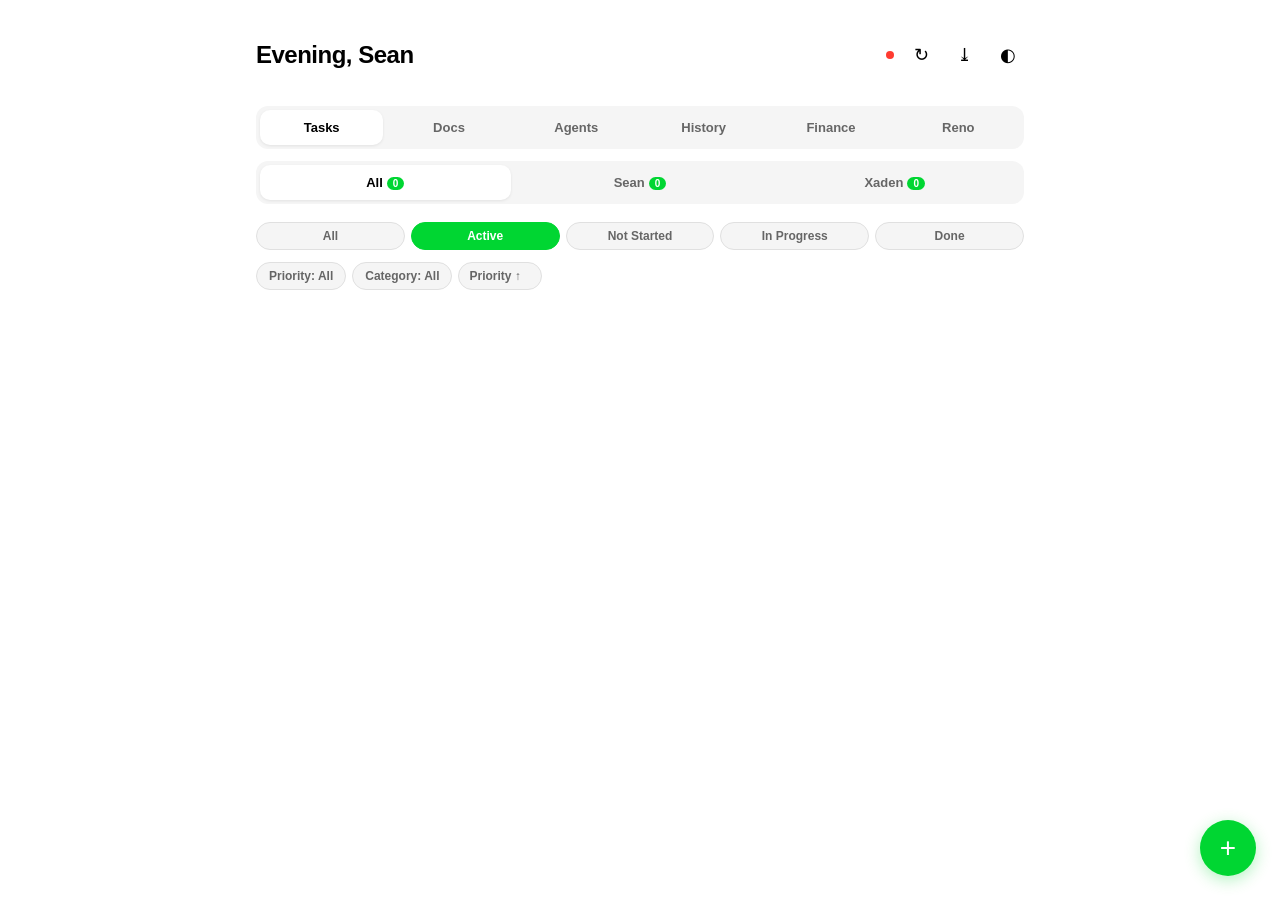
<file: index.html>
<!DOCTYPE html>
<html lang="en" class="dark">
<head>
<meta charset="UTF-8">
<meta name="viewport" content="width=device-width,initial-scale=1,maximum-scale=1,user-scalable=no">
<meta name="theme-color" content="#050505" media="(prefers-color-scheme: dark)">
<meta name="theme-color" content="#ffffff" media="(prefers-color-scheme: light)">
<meta name="apple-mobile-web-app-capable" content="yes">
<meta name="apple-mobile-web-app-status-bar-style" content="black-translucent">
<title>Command Centre</title>
<script>
// Prevent white flash — apply theme before render
(function(){
  var t=localStorage.getItem('theme');
  if(t==='light'){document.documentElement.classList.remove('dark')}
  else if(t==='dark'||!t){document.documentElement.classList.add('dark')}
  else if(window.matchMedia&&window.matchMedia('(prefers-color-scheme:light)').matches){document.documentElement.classList.remove('dark')}
})();
</script>
<style>
*{margin:0;padding:0;box-sizing:border-box}
:root{--bg:#fff;--bg2:#f5f5f5;--bg3:#e8e8e8;--text:#000;--text2:#666;--text3:#999;--border:#e0e0e0;--card:#fff;--shadow:0 1px 3px rgba(0,0,0,.08);--accent:#00D632;--accent2:#00b82b;--red:#ff3b30;--amber:#ff9500;--green:#00D632;--radius:16px;--modal-bg:rgba(0,0,0,.4)}
.dark{--bg:#050505;--bg2:#161616;--bg3:#252525;--text:#e8e8e8;--text2:#888;--text3:#555;--border:#2a2a2a;--card:#1c1c1e;--shadow:0 1px 3px rgba(255,255,255,.03);--modal-bg:rgba(0,0,0,.7)}
html{background:var(--bg);min-height:100%;height:100%}
html.dark{background:#050505}
body{font-family:-apple-system,BlinkMacSystemFont,'SF Pro','Segoe UI',Roboto,sans-serif;background:var(--bg);color:var(--text);transition:background .3s,color .3s;min-height:100vh;-webkit-font-smoothing:antialiased}
.dark body{background:linear-gradient(180deg, #111 0%, #0a0a0a 30%, #050505 100%);min-height:100vh}
.container{max-width:800px;margin:0 auto;padding:16px}
header{display:flex;align-items:center;justify-content:space-between;padding:20px 0 16px;gap:12px}
header h1{font-size:24px;font-weight:700;letter-spacing:-.5px}
.summary-bar{font-size:13px;color:var(--text2);margin-bottom:16px}
.header-actions{display:flex;align-items:center;gap:12px}
.conn-dot{width:8px;height:8px;border-radius:50%;background:var(--red);transition:background .3s;flex-shrink:0}
.conn-dot.ok{background:var(--green)}
.icon-btn{background:none;border:none;color:var(--text);cursor:pointer;padding:8px;border-radius:12px;font-size:18px;transition:background .2s;display:flex;align-items:center;justify-content:center}
.icon-btn:hover{background:var(--bg2)}
.icon-btn:active{transform:scale(.95)}

/* Page Nav Tabs */
.page-tabs{display:flex;gap:4px;background:var(--bg2);border-radius:12px;padding:4px;margin-bottom:12px}
.dark .page-tabs{background:rgba(255,255,255,.06)}
.page-tab{flex:1;padding:10px 8px;border:none;background:none;border-radius:10px;font-size:13px;font-weight:600;color:var(--text2);cursor:pointer;transition:all .2s;position:relative;text-align:center;text-decoration:none;display:flex;align-items:center;justify-content:center}
.page-tab.active{background:var(--card);color:var(--text);box-shadow:var(--shadow)}

/* Task Tabs */
.tabs{display:flex;gap:4px;background:var(--bg2);border-radius:12px;padding:4px;margin-bottom:16px}
.dark .tabs{background:rgba(255,255,255,.06)}
.tab{flex:1;padding:10px 8px;border:none;background:none;border-radius:10px;font-size:13px;font-weight:600;color:var(--text2);cursor:pointer;transition:all .2s;position:relative;text-align:center}
.tab.active{background:var(--card);color:var(--text);box-shadow:var(--shadow)}
.badge{background:var(--accent);color:#fff;font-size:10px;font-weight:700;padding:1px 6px;border-radius:10px;margin-left:4px;vertical-align:middle}

/* Pill Filters */
.filters{display:flex;gap:6px;margin-bottom:8px;overflow-x:auto;-webkit-overflow-scrolling:touch;scrollbar-width:none;align-items:center;flex-wrap:nowrap;padding:2px 0}.filters::-webkit-scrollbar{display:none}
#filtersBar .filter-pill{flex:1;text-align:center}
.filter-pill{padding:6px 12px;border-radius:99px;border:1px solid var(--border);background:var(--bg2);color:var(--text2);font-size:12px;cursor:pointer;transition:all .2s;flex-shrink:0;white-space:nowrap;font-weight:600;user-select:none;-webkit-tap-highlight-color:transparent}
.filter-pill:hover{border-color:var(--accent)}
.filter-pill.active{background:var(--accent);color:#fff;border-color:var(--accent)}
.dark .filter-pill{background:rgba(255,255,255,.06);border-color:rgba(255,255,255,.1)}
.dark .filter-pill.active{background:var(--accent);color:#fff;border-color:var(--accent)}
.filter-divider{width:1px;height:20px;background:var(--border);flex-shrink:0}
.dark .filter-divider{background:rgba(255,255,255,.1)}
.filter-select{padding:6px 10px;border-radius:99px;border:1px solid var(--border);background:var(--bg2);color:var(--text2);font-size:12px;font-weight:600;cursor:pointer;transition:border .2s;flex-shrink:0;white-space:nowrap;-webkit-appearance:none;appearance:none}
.dark .filter-select{background:rgba(255,255,255,.06);border-color:rgba(255,255,255,.1);color:var(--text2)}
.filter-select:focus{outline:none;border-color:var(--accent)}

/* Cards */
.card{background:var(--card);border-radius:var(--radius);padding:18px;margin-bottom:14px;box-shadow:var(--shadow);transition:all .2s;border:1px solid var(--border);cursor:pointer}
.card:hover{box-shadow:0 2px 8px rgba(0,0,0,.1)}
.dark .card{background:rgba(255,255,255,.12);border:1px solid rgba(255,255,255,.15);-webkit-backdrop-filter:blur(20px);backdrop-filter:blur(20px)}
.dark .card:hover{box-shadow:0 0 0 1px rgba(0,214,50,.15)}
.card-header{display:flex;justify-content:space-between;align-items:flex-start;gap:8px}
.card-title{font-size:15px;font-weight:600;flex:1}
.card-meta{display:flex;gap:6px;margin-top:8px;flex-wrap:wrap;align-items:center}
.tag{font-size:11px;padding:3px 8px;border-radius:8px;font-weight:600;background:var(--bg2);color:var(--text2)}
.tag.high{background:#ffe5e5;color:var(--red)}.dark .tag.high{background:#3a1515;color:#ff6b6b}
.tag.medium{background:#fff3e0;color:var(--amber)}.dark .tag.medium{background:#3a2a10;color:#ffb74d}
.tag.low{background:#e5ffe8;color:#1b8c2a}.dark .tag.low{background:#0a2e10;color:#66d96e}
.tag.done{background:#e5ffe8;color:#1b8c2a;text-decoration:line-through}.dark .tag.done{background:#0a2e10;color:#66d96e}
.tag.in-progress{background:#e5f0ff;color:#1a6dff}.dark .tag.in-progress{background:#0a1a3e;color:#6da8ff}
.card-notes{font-size:13px;color:var(--text2);margin-top:6px;line-height:1.4}
.card-actions{display:flex;gap:4px;flex-shrink:0}
.card-actions button{background:none;border:none;cursor:pointer;padding:6px;border-radius:8px;font-size:14px;transition:background .2s;color:var(--text2)}
.card-actions button:hover{background:var(--bg2)}
.past-event{opacity:.45}

/* Pill Progress Bar */
.pill-progress{margin-top:8px}
.pill-stats{font-size:11px;color:var(--text3);margin-bottom:4px;font-weight:500}
.pill-bar{display:flex;gap:2px;flex:1;align-items:center}
.pill{height:6px;border-radius:99px;flex:1;transition:all .3s;box-sizing:border-box}
.pill.done{background:var(--accent);border:2px solid var(--accent);box-shadow:0 0 6px 1px rgba(0,214,50,.3)}
.pill.current{background:transparent;border:2px solid var(--accent);-webkit-animation:pill-pulse 2s ease-in-out infinite;animation:pill-pulse 2s ease-in-out infinite}
.pill.pending{background:transparent;border:2px solid var(--bg3)}
.dark .pill.pending{border-color:rgba(255,255,255,.15);opacity:.4}
@-webkit-keyframes pill-pulse{0%,100%{box-shadow:0 0 6px 2px rgba(0,214,50,.4),0 0 12px 4px rgba(0,214,50,.15);opacity:1}50%{box-shadow:0 0 10px 4px rgba(0,214,50,.6),0 0 20px 8px rgba(0,214,50,.25);opacity:.85}}
@keyframes pill-pulse{0%,100%{box-shadow:0 0 6px 2px rgba(0,214,50,.4),0 0 12px 4px rgba(0,214,50,.15);opacity:1}50%{box-shadow:0 0 10px 4px rgba(0,214,50,.6),0 0 20px 8px rgba(0,214,50,.25);opacity:.85}}
.pill-pct{font-size:11px;color:var(--text2);font-weight:700;margin-left:6px;white-space:nowrap}

/* Section */
.section-header{display:flex;justify-content:space-between;align-items:center;margin:24px 0 12px}
.section-title{font-size:18px;font-weight:700;letter-spacing:-.3px}

/* Subtask toggle & list (on cards) */
.subtask-toggle{display:flex;align-items:center;gap:6px;margin-top:8px;font-size:12px;color:var(--accent);cursor:pointer;font-weight:600;user-select:none}
.subtask-toggle:hover{color:var(--accent2)}
.subtask-list{margin-top:8px;padding-left:4px;display:none}
.subtask-list.open{display:block}
.subtask-item{display:flex;align-items:center;gap:8px;padding:6px 8px;border-radius:8px;transition:background .15s}
.subtask-item:hover{background:var(--bg2)}
.subtask-item input[type=checkbox]{width:16px;height:16px;accent-color:var(--accent);cursor:pointer;flex-shrink:0}
.subtask-item span{font-size:13px;flex:1}
.subtask-item span.done{text-decoration:line-through;color:var(--text3)}
.subtask-item .subtask-del{background:none;border:none;color:var(--text3);cursor:pointer;font-size:14px;padding:2px 4px;border-radius:4px;opacity:0;transition:opacity .15s}
.subtask-item:hover .subtask-del{opacity:1}
.subtask-del:hover{color:var(--red)!important}
.subtask-add{display:flex;gap:6px;margin-top:6px;padding-left:8px}
.subtask-add input{flex:1;padding:6px 10px;border-radius:8px;border:1px solid var(--border);background:var(--bg2);color:var(--text);font-size:13px}
.subtask-add input:focus{outline:none;border-color:var(--accent)}
.subtask-add button{padding:6px 12px;border-radius:8px;border:none;background:var(--accent);color:#fff;font-size:12px;font-weight:600;cursor:pointer}
.subtask-add button:hover{background:var(--accent2)}
/* Nested subtasks (children) */
.subtask-children{margin-left:24px;border-left:2px solid var(--border);padding-left:8px;margin-top:2px}
.subtask-children .subtask-item{padding:4px 8px}
.subtask-children .subtask-item span{font-size:12px}
.child-toggle{font-size:11px;color:var(--text3);cursor:pointer;padding:0 4px;user-select:none;flex-shrink:0}
.child-toggle:hover{color:var(--accent)}
.child-add{display:flex;gap:4px;margin-top:4px;padding-left:0}
.child-add input{flex:1;padding:4px 8px;border-radius:6px;border:1px solid var(--border);background:var(--bg2);color:var(--text);font-size:12px}
.child-add input:focus{outline:none;border-color:var(--accent)}
.child-add button{padding:4px 8px;border-radius:6px;border:none;background:var(--accent);color:#fff;font-size:11px;font-weight:600;cursor:pointer}

/* FAB */
.fab{position:fixed;bottom:24px;right:24px;width:56px;height:56px;border-radius:50%;background:var(--accent);color:#fff;border:none;font-size:28px;cursor:pointer;box-shadow:0 4px 16px rgba(0,212,50,.3);transition:all .2s;display:flex;align-items:center;justify-content:center;z-index:50}
.fab:hover{transform:scale(1.05);box-shadow:0 6px 24px rgba(0,212,50,.4)}
.fab:active{transform:scale(.95)}
.dark .fab{-webkit-animation:fabGlow 3s ease-in-out infinite;animation:fabGlow 3s ease-in-out infinite}
@-webkit-keyframes fabGlow{0%,100%{box-shadow:0 4px 16px rgba(0,212,50,.3)}50%{box-shadow:0 4px 24px rgba(0,212,50,.6),0 0 40px rgba(0,212,50,.2)}}
@keyframes fabGlow{0%,100%{box-shadow:0 4px 16px rgba(0,212,50,.3)}50%{box-shadow:0 4px 24px rgba(0,212,50,.6),0 0 40px rgba(0,212,50,.2)}}

/* Modal (edit form - bottom sheet) */
.modal-overlay{position:fixed;inset:0;background:var(--modal-bg);z-index:100;display:none;align-items:flex-end;justify-content:center;-webkit-backdrop-filter:blur(4px);backdrop-filter:blur(4px)}
.modal-overlay.open{display:flex}
.modal{background:var(--card);border-radius:20px 20px 0 0;width:100%;max-width:500px;max-height:90vh;overflow-y:auto;padding:24px;animation:slideUp .3s ease}
.dark .modal{background:rgba(30,30,30,.95);border:1px solid rgba(255,255,255,.1);-webkit-backdrop-filter:blur(20px);backdrop-filter:blur(20px)}
@keyframes slideUp{from{transform:translateY(100%)}to{transform:translateY(0)}}
.modal h2{font-size:18px;font-weight:700;margin-bottom:20px}
.form-group{margin-bottom:16px}
.form-group label{display:block;font-size:12px;font-weight:600;color:var(--text2);margin-bottom:6px;text-transform:uppercase;letter-spacing:.5px}
.form-group input,.form-group select,.form-group textarea{width:100%;padding:12px;border-radius:12px;border:1px solid var(--border);background:var(--bg2);color:var(--text);font-size:15px;transition:border .2s;font-family:inherit}
.form-group input:focus,.form-group select:focus,.form-group textarea:focus{outline:none;border-color:var(--accent)}
.form-group textarea{resize:vertical;min-height:60px}
.toggle-row{display:flex;align-items:center;justify-content:space-between;padding:12px;background:var(--bg2);border-radius:12px}
.toggle{width:44px;height:26px;border-radius:13px;background:var(--bg3);border:none;cursor:pointer;position:relative;transition:background .2s}
.toggle.on{background:var(--accent)}
.toggle::after{content:'';position:absolute;width:22px;height:22px;border-radius:50%;background:#fff;top:2px;left:2px;transition:transform .2s}
.toggle.on::after{transform:translateX(18px)}
.btn-row{display:flex;gap:8px;margin-top:20px}
.btn{flex:1;padding:14px;border-radius:14px;border:none;font-size:15px;font-weight:600;cursor:pointer;transition:all .2s}
.btn-primary{background:var(--accent);color:#fff}
.btn-primary:hover{background:var(--accent2)}
.btn-secondary{background:var(--bg2);color:var(--text)}
.btn-danger{background:var(--red);color:#fff}
.empty{text-align:center;padding:40px 20px;color:var(--text3);font-size:14px}

/* Detail Modal (centred floating) */
.detail-overlay{position:fixed;inset:0;background:rgba(0,0,0,.5);z-index:90;display:none;align-items:center;justify-content:center;-webkit-backdrop-filter:blur(8px);backdrop-filter:blur(8px)}
.detail-overlay.open{display:flex}
.detail-modal{background:var(--card);border-radius:20px;width:90%;max-width:480px;max-height:85vh;overflow-y:auto;padding:24px;position:relative;-webkit-animation:detailIn .25s ease;animation:detailIn .25s ease}
.dark .detail-modal{background:rgba(30,30,30,.92);border:1px solid rgba(255,255,255,.15);-webkit-backdrop-filter:blur(20px);backdrop-filter:blur(20px)}
@-webkit-keyframes detailIn{from{opacity:0;transform:scale(.95)}to{opacity:1;transform:scale(1)}}
@keyframes detailIn{from{opacity:0;transform:scale(.95)}to{opacity:1;transform:scale(1)}}
.detail-close{position:absolute;top:16px;right:16px;background:none;border:none;color:var(--text2);font-size:20px;cursor:pointer;padding:4px 8px;border-radius:8px}
.detail-close:hover{background:var(--bg2);color:var(--text)}
.detail-title{font-size:20px;font-weight:700;margin-bottom:4px;padding-right:32px}
.detail-tags{display:flex;gap:6px;flex-wrap:wrap;margin-bottom:12px}
.detail-notes{font-size:14px;color:var(--text2);line-height:1.5;margin-bottom:16px}
.detail-section-title{font-size:12px;font-weight:600;color:var(--text3);text-transform:uppercase;letter-spacing:.5px;margin-bottom:10px}
/* Stepper subtasks */
.stepper{padding-left:4px;margin-bottom:16px}
.stepper-item{display:flex;align-items:flex-start;gap:10px;position:relative;padding-bottom:12px}
.stepper-item:last-child{padding-bottom:0}
.stepper-item:last-child .stepper-line{display:none}
.stepper-circle{width:18px;height:18px;border-radius:50%;border:2px solid var(--border);flex-shrink:0;display:flex;align-items:center;justify-content:center;font-size:10px;position:relative;z-index:1;background:var(--bg)}
.dark .stepper-circle{background:var(--card)}
.stepper-circle.done{background:var(--accent);border-color:var(--accent);color:#fff}
.stepper-circle:hover{transform:scale(1.15);transition:transform .15s}
.stepper-circle.current{border-color:var(--accent);-webkit-animation:pill-pulse 2s ease-in-out infinite;animation:pill-pulse 2s ease-in-out infinite}
.stepper-line{position:absolute;left:8px;top:20px;bottom:0;width:2px;background:var(--border)}
.stepper-text{font-size:14px;padding-top:1px;flex:1}
.stepper-text.done-text{color:var(--text3);text-decoration:line-through}
.stepper-check{width:16px;height:16px;accent-color:var(--accent);cursor:pointer;flex-shrink:0;margin-top:2px}
.detail-btn-row{display:flex;gap:8px;margin-top:16px}

/* Export menu */
.export-menu{position:absolute;right:0;top:100%;background:var(--card);border:1px solid var(--border);border-radius:12px;box-shadow:0 4px 16px rgba(0,0,0,.12);padding:4px;z-index:60;min-width:160px;display:none}
.export-menu.open{display:block}
.export-menu button{display:block;width:100%;text-align:left;padding:10px 14px;border:none;background:none;color:var(--text);font-size:14px;cursor:pointer;border-radius:8px}
.export-menu button:hover{background:var(--bg2)}
.rel{position:relative}

@media(min-width:600px){.modal{border-radius:20px;margin:auto}}
</style>
</head>
<body>
<div class="container">
  <header>
    <h1 id="greeting">Dashboard</h1>
    <div class="header-actions">
      <div class="conn-dot" id="connDot" title="Disconnected"></div>
      <button class="icon-btn" onclick="refresh()" title="Refresh">&#x21bb;</button>
      <div class="rel">
        <button class="icon-btn" onclick="toggleExport()" title="Export">&#x2913;</button>
        <div class="export-menu" id="exportMenu">
          <button onclick="exportCSV('tasks')">Export Tasks CSV</button>
          <button onclick="exportCSV('events')">Export Events CSV</button>
        </div>
      </div>
      <button class="icon-btn" id="themeBtn" onclick="toggleTheme()" title="Toggle theme">&#x25D0;</button>
    </div>
  </header>

  <div class="summary-bar" id="summaryBar"></div>

  <!-- Page Nav -->
  <div class="page-tabs">
    <a class="page-tab active" href="index.html">Tasks</a>
    <a class="page-tab" href="documents.html">Docs</a>
    <a class="page-tab" href="agents.html">Agents</a>
    <a class="page-tab" href="history.html">History</a>
    <a class="page-tab" href="finance.html">Finance</a>
    <a class="page-tab" href="renovations.html">Reno</a>
  </div>

  <!-- Task Tabs -->
  <div class="tabs" id="taskTabs">
    <button class="tab active" data-assignee="">All<span class="badge" id="badgeAll">0</span></button>
    <button class="tab" data-assignee="Sean">Sean<span class="badge" id="badgeSean">0</span></button>
    <button class="tab" data-assignee="Xaden">Xaden<span class="badge" id="badgeXaden">0</span></button>
  </div>

  <!-- Status Filters (Row 1) -->
  <div class="filters" id="filtersBar">
    <button class="filter-pill" data-filter="status" data-value="">All</button>
    <button class="filter-pill active" data-filter="status" data-value="active">Active</button>
    <button class="filter-pill" data-filter="status" data-value="Not Started">Not Started</button>
    <button class="filter-pill" data-filter="status" data-value="In Progress">In Progress</button>
    <button class="filter-pill" data-filter="status" data-value="Done">Done</button>
  </div>
  <!-- Refinements (Row 2) -->
  <div class="filters" id="filtersBar2">
    <button class="filter-pill" data-filter="priority" data-value="" id="priorityPill">Priority: All</button>
    <button class="filter-pill" data-filter="category" data-value="" id="categoryPill">Category: All</button>
    <select class="filter-select" id="fSort">
      <option value="priority-desc">Priority &#x2191;</option>
      <option value="priority-asc">Priority &#x2193;</option>
      <option value="due-asc">Due Date &#x2191;</option>
      <option value="due-desc">Due Date &#x2193;</option>
      <option value="title-asc">A &rarr; Z</option>
      <option value="title-desc">Z &rarr; A</option>
      <option value="newest">Newest</option>
      <option value="oldest">Oldest</option>
    </select>
  </div>

  <!-- Hidden filter state holders -->
  <input type="hidden" id="fStatus" value="active">
  <input type="hidden" id="fPriority" value="">
  <input type="hidden" id="fCategory" value="">

  <div id="taskList"></div>

  <div class="section-header" id="eventsSection" style="display:none">
    <span class="section-title">Events</span>
    <button class="icon-btn" onclick="openEventModal()" title="Add event" style="font-size:22px">+</button>
  </div>
  <div id="eventList"></div>
</div>

<button class="fab" onclick="openTaskModal()" title="Add task">+</button>

<!-- Detail Modal (centred floating) -->
<div class="detail-overlay" id="detailOverlay" onclick="if(event.target===this)closeDetail()">
  <div class="detail-modal">
    <button class="detail-close" onclick="closeDetail()">&times;</button>
    <div class="detail-title" id="detailTitle"></div>
    <div class="detail-tags" id="detailTags"></div>
    <div class="detail-notes" id="detailNotes"></div>
    <div id="detailSubtasks"></div>
    <div class="detail-btn-row">
      <button class="btn btn-secondary" onclick="detailEdit()">Edit</button>
      <button class="btn btn-primary" id="detailNextBtn" onclick="detailNextStatus()">Next Status</button>
    </div>
  </div>
</div>

<!-- Task Modal -->
<div class="modal-overlay" id="taskModal">
  <div class="modal">
    <h2 id="taskModalTitle">Add Task</h2>
    <input type="hidden" id="taskId">
    <div class="form-group"><label>Title</label><input id="tTitle" placeholder="What needs doing?"></div>
    <div class="form-group"><label>Status</label><select id="tStatus"><option>Not Started</option><option>In Progress</option><option>Done</option></select></div>
    <div class="form-group"><label>Priority</label><select id="tPriority"><option>High</option><option selected>Medium</option><option>Low</option></select></div>
    <div class="form-group"><label>Category</label><select id="tCategory"><option>Work</option><option selected>Personal</option><option>Family</option><option>Health</option></select></div>
    <div class="form-group"><label>Assignee</label><select id="tAssignee"><option>Sean</option><option>Xaden</option></select></div>
    <div class="form-group"><label>Due Date</label><input type="date" id="tDue"></div>
    <div class="form-group"><label>Recurring</label><select id="tRecurring"><option>None</option><option>Daily</option><option>Weekly</option><option>Monthly</option></select></div>
    <div class="form-group"><label>Notes</label><textarea id="tNotes" placeholder="Optional notes..."></textarea></div>
    <div class="btn-row">
      <button class="btn btn-secondary" onclick="closeTaskModal()">Cancel</button>
      <button class="btn btn-danger" id="taskDeleteBtn" style="display:none" onclick="deleteTask()">Delete</button>
      <button class="btn btn-primary" onclick="saveTask()">Save</button>
    </div>
  </div>
</div>

<!-- Event Modal -->
<div class="modal-overlay" id="eventModal">
  <div class="modal">
    <h2 id="eventModalTitle">Add Event</h2>
    <input type="hidden" id="eventId">
    <div class="form-group"><label>Title</label><input id="eTitle" placeholder="Event name"></div>
    <div class="form-group"><label>Date</label><input type="date" id="eDate"></div>
    <div class="form-group"><label>Category</label><select id="eCategory"><option>Birthday</option><option>Anniversary</option><option>Meeting</option><option>Deadline</option><option selected>Other</option></select></div>
    <div class="form-group">
      <div class="toggle-row"><span>Reminder</span><button class="toggle" id="eReminder" onclick="this.classList.toggle('on')"></button></div>
    </div>
    <div class="form-group"><label>Notes</label><textarea id="eNotes" placeholder="Optional notes..."></textarea></div>
    <div class="btn-row">
      <button class="btn btn-secondary" onclick="closeEventModal()">Cancel</button>
      <button class="btn btn-danger" id="eventDeleteBtn" style="display:none" onclick="deleteEvent()">Delete</button>
      <button class="btn btn-primary" onclick="saveEvent()">Save</button>
    </div>
  </div>
</div>

<script>
const API=`http://${window.location.hostname}:8085`;
let tasks=[],events=[],activeAssignee='',connected=false;
let detailTaskId=null;

// Theme
function initTheme(){
  const s=localStorage.getItem('theme');
  if(s==='light'){document.documentElement.classList.remove('dark')}
  else if(s==='dark'){document.documentElement.classList.add('dark')}
  else if(matchMedia('(prefers-color-scheme:light)').matches){document.documentElement.classList.remove('dark')}
  else{document.documentElement.classList.add('dark')}
}
function toggleTheme(){
  document.documentElement.classList.toggle('dark');
  localStorage.setItem('theme',document.documentElement.classList.contains('dark')?'dark':'light');
}
initTheme();

// Greeting
function updateGreeting(){
  const h=new Date().getHours();
  let g='Evening';
  if(h>=5&&h<12)g='Morning';
  else if(h>=12&&h<18)g='Afternoon';
  document.getElementById('greeting').textContent=g+', Sean';
}
updateGreeting();

// Summary bar
function updateSummary(){
  const active=tasks.filter(t=>t.status!=='Done').length;
  const inProg=tasks.filter(t=>t.status==='In Progress').length;
  document.getElementById('summaryBar').textContent=active+' tasks active \u00B7 '+inProg+' in progress';
}

// Connection
async function checkConn(){try{const r=await fetch(`${API}/api/health`);connected=r.ok}catch{connected=false}document.getElementById('connDot').classList.toggle('ok',connected);document.getElementById('connDot').title=connected?'Connected':'Disconnected'}
setInterval(checkConn,15000);

// Data
async function fetchTasks(){try{const r=await fetch(`${API}/api/tasks`);tasks=await r.json();renderTasks();updateSummary()}catch{}}
async function fetchEvents(){try{const r=await fetch(`${API}/api/events`);events=await r.json();renderEvents()}catch{}}
function refresh(){fetchTasks();fetchEvents();checkConn()}

// Pill filter logic
const priorityValues=['','High','Medium','Low'];
const priorityLabels=['Priority: All','Priority: High','Priority: Medium','Priority: Low'];
let priorityIdx=0;
const categoryValues=['','Work','Personal','Family','Health'];
const categoryLabels=['Category: All','Category: Work','Category: Personal','Category: Family','Category: Health'];
let categoryIdx=0;

document.getElementById('filtersBar').addEventListener('click',function(e){
  const pill=e.target.closest('.filter-pill');
  if(!pill)return;
  const filterType=pill.dataset.filter;
  if(filterType==='status'){
    // Deactivate other status pills, activate this one
    document.querySelectorAll('.filter-pill[data-filter="status"]').forEach(p=>p.classList.remove('active'));
    pill.classList.add('active');
    document.getElementById('fStatus').value=pill.dataset.value;
    renderTasks();
  } else if(filterType==='priority'){
    priorityIdx=(priorityIdx+1)%priorityValues.length;
    pill.textContent=priorityLabels[priorityIdx];
    pill.dataset.value=priorityValues[priorityIdx];
    pill.classList.toggle('active',priorityIdx!==0);
    document.getElementById('fPriority').value=priorityValues[priorityIdx];
    renderTasks();
  } else if(filterType==='category'){
    categoryIdx=(categoryIdx+1)%categoryValues.length;
    pill.textContent=categoryLabels[categoryIdx];
    pill.dataset.value=categoryValues[categoryIdx];
    pill.classList.toggle('active',categoryIdx!==0);
    document.getElementById('fCategory').value=categoryValues[categoryIdx];
    renderTasks();
  }
});

// Render tasks
function renderTasks(){
  const fl=tasks.filter(t=>{
    if(activeAssignee&&t.assignee!==activeAssignee)return false;
    const fStat=document.getElementById('fStatus').value;if(fStat==='active'){if(t.status==='Done')return false}else if(fStat&&t.status!==fStat)return false;
    if(document.getElementById('fPriority').value&&t.priority!==document.getElementById('fPriority').value)return false;
    if(document.getElementById('fCategory').value&&t.category!==document.getElementById('fCategory').value)return false;
    return true;
  });
  // sort
  const sortVal=document.getElementById('fSort').value;
  const priOrder={High:0,Medium:1,Low:2};
  fl.sort((a,b)=>{
    switch(sortVal){
      case'priority-desc':return priOrder[a.priority]-priOrder[b.priority];
      case'priority-asc':return priOrder[b.priority]-priOrder[a.priority];
      case'due-asc':return(a.dueDate||'9999').localeCompare(b.dueDate||'9999');
      case'due-desc':return(b.dueDate||'').localeCompare(a.dueDate||'');
      case'title-asc':return a.title.localeCompare(b.title);
      case'title-desc':return b.title.localeCompare(a.title);
      case'newest':return b.id-a.id;
      case'oldest':return a.id-b.id;
      default:return 0;
    }
  });
  // badges
  document.getElementById('badgeAll').textContent=tasks.filter(t=>t.status!=='Done').length;
  document.getElementById('badgeSean').textContent=tasks.filter(t=>t.assignee==='Sean'&&t.status!=='Done').length;
  document.getElementById('badgeXaden').textContent=tasks.filter(t=>t.assignee==='Xaden'&&t.status!=='Done').length;

  const el=document.getElementById('taskList');
  if(!fl.length){el.innerHTML='<div class="empty">No tasks yet</div>';return}
  const prevOpen=new Set(openSubs);
  el.innerHTML=fl.map(t=>{
    const pc=t.priority==='High'?'high':t.priority==='Medium'?'medium':'low';
    const sc=t.status==='Done'?'done':t.status==='In Progress'?'in-progress':'';
    const due=t.dueDate?`<span class="tag">${formatDate(t.dueDate)}</span>`:'';
    const subs=t.subtasks||[];
    const doneCount=t.subtasksDone||0;
    const totalCount=t.subtasksTotal||0;
    const pct=totalCount?Math.round(doneCount/totalCount*100):0;

    // Pill progress bar
    let pillHtml='';
    if(totalCount){
      const statsHtml=`<div class="pill-stats">${doneCount} of ${totalCount} done \u00B7 ${pct}% complete</div>`;
      // Build individual pills — done on left, current next, pending on right
      let pills='';
      for(let i=0;i<totalCount;i++){
        if(i<doneCount){
          pills+=`<div class="pill done"></div>`;
        }else if(i===doneCount){
          pills+=`<div class="pill current"></div>`;
        }else{
          pills+=`<div class="pill pending"></div>`;
        }
      }
      pillHtml=`<div class="pill-progress">${statsHtml}<div class="pill-bar">${pills}<span class="pill-pct">${pct}%</span></div></div>`;
    }

    const toggleHtml=`<div class="subtask-toggle" onclick="event.stopPropagation();toggleSubtasks(${t.id})">${totalCount?'\u25B8':'\u002B'} Subtasks</div>`;
    const listHtml=`<div class="subtask-list" id="subs-${t.id}">${renderSubtasks(subs,t.id)}<div class="subtask-add"><input id="subInput-${t.id}" placeholder="Add subtask..." onclick="event.stopPropagation()" onkeydown="if(event.key==='Enter'){event.stopPropagation();addSub(${t.id})}"><button onclick="event.stopPropagation();addSub(${t.id})">Add</button></div></div>`;
    const isOpen=prevOpen.has(t.id)?' open':'';
    return`<div class="card" onclick="openDetail(${t.id})"><div class="card-header"><span class="card-title">${esc(t.title)}</span></div><div class="card-meta"><span class="tag ${pc}">${t.priority}</span><span class="tag ${sc}">${t.status}</span><span class="tag">${t.category}</span>${due}${t.recurring!=='None'?`<span class="tag">${t.recurring}</span>`:''}</div>${t.notes?`<div class="card-notes">${esc(t.notes)}</div>`:''}${pillHtml}${toggleHtml}${listHtml.replace('subtask-list"',`subtask-list${isOpen}"`)}</div>`}).join('');
}

// Subtask functions
const openSubs=new Set();
const openChildren=new Set();

function renderSubtasks(subs,taskId){
  return subs.map(s=>{
    const hasChildren=(s.children&&s.children.length>0);
    const childOpen=openChildren.has(s.id);
    const childToggle=`<span class="child-toggle" onclick="event.stopPropagation();toggleChildren(${s.id},${taskId})" title="${hasChildren?'Toggle sub-subtasks':'Add sub-subtask'}">${hasChildren?(childOpen?'\u25BE':'\u25B8'):'\u002B'}</span>`;
    const childrenHtml=hasChildren?`<div class="subtask-children" id="children-${s.id}" style="display:${childOpen?'block':'none'}">${s.children.map(c=>`<div class="subtask-item"><input type="checkbox" ${c.done?'checked':''} onclick="event.stopPropagation();toggleSubDone(${c.id},${c.done?0:1},${taskId})"><span class="${c.done?'done':''}" onclick="event.stopPropagation();editSub(${c.id},${taskId})">${esc(c.title)}</span><button class="subtask-del" onclick="event.stopPropagation();deleteSub(${c.id},${taskId})" title="Delete">\u00D7</button></div>`).join('')}<div class="child-add"><input id="childInput-${s.id}" placeholder="Add sub-subtask..." onclick="event.stopPropagation()" onkeydown="if(event.key==='Enter'){event.stopPropagation();addChildSub(${s.id},${taskId})}"><button onclick="event.stopPropagation();addChildSub(${s.id},${taskId})">Add</button></div></div>`:'';
    const newChildHtml=!hasChildren&&childOpen?`<div class="subtask-children" id="children-${s.id}"><div class="child-add"><input id="childInput-${s.id}" placeholder="Add sub-subtask..." onclick="event.stopPropagation()" onkeydown="if(event.key==='Enter'){event.stopPropagation();addChildSub(${s.id},${taskId})}"><button onclick="event.stopPropagation();addChildSub(${s.id},${taskId})">Add</button></div></div>`:'';
    return`<div class="subtask-item"><input type="checkbox" ${s.done?'checked':''} onclick="event.stopPropagation();toggleSubDone(${s.id},${s.done?0:1},${taskId})"><span class="${s.done?'done':''}" onclick="event.stopPropagation();editSub(${s.id},${taskId})">${esc(s.title)}</span>${childToggle}<button class="subtask-del" onclick="event.stopPropagation();deleteSub(${s.id},${taskId})" title="Delete">\u00D7</button></div>${childrenHtml}${newChildHtml}`;
  }).join('');
}

function findSubFlat(taskId,subId){const t=tasks.find(t=>t.id===taskId);if(!t)return null;const flat=t.subtasksFlat||[];return flat.find(s=>s.id===subId)}

function toggleSubtasks(taskId){const el=document.getElementById('subs-'+taskId);if(!el)return;el.classList.toggle('open');if(el.classList.contains('open'))openSubs.add(taskId);else openSubs.delete(taskId)}
function toggleChildren(subId,taskId){if(openChildren.has(subId)){openChildren.delete(subId)}else{openChildren.add(subId)}const el=document.getElementById('children-'+subId);if(el){el.style.display=openChildren.has(subId)?'block':'none'}else{openChildren.add(subId);openSubs.add(taskId);fetchTasks()}}
async function toggleSubDone(subId,done,taskId){await fetch(`${API}/api/subtasks/${subId}`,{method:'PUT',headers:{'Content-Type':'application/json'},body:JSON.stringify({done})});openSubs.add(taskId);await fetchTasks()}
async function addSub(taskId){const inp=document.getElementById('subInput-'+taskId);if(!inp||!inp.value.trim())return;await fetch(`${API}/api/tasks/${taskId}/subtasks`,{method:'POST',headers:{'Content-Type':'application/json'},body:JSON.stringify({title:inp.value.trim()})});openSubs.add(taskId);await fetchTasks()}
async function addChildSub(parentSubId,taskId){const inp=document.getElementById('childInput-'+parentSubId);if(!inp||!inp.value.trim())return;await fetch(`${API}/api/subtasks/${parentSubId}/subtasks`,{method:'POST',headers:{'Content-Type':'application/json'},body:JSON.stringify({title:inp.value.trim()})});openSubs.add(taskId);openChildren.add(parentSubId);await fetchTasks()}
async function editSub(subId,taskId){const sub=findSubFlat(taskId,subId);if(!sub)return;const newTitle=prompt('Edit subtask:',sub.title);if(newTitle===null||!newTitle.trim())return;await fetch(`${API}/api/subtasks/${subId}`,{method:'PUT',headers:{'Content-Type':'application/json'},body:JSON.stringify({title:newTitle.trim()})});openSubs.add(taskId);await fetchTasks()}
async function deleteSub(subId,taskId){await fetch(`${API}/api/subtasks/${subId}`,{method:'DELETE'});openSubs.add(taskId);await fetchTasks()}

// Detail modal
function openDetail(id){
  const t=tasks.find(x=>x.id===id);
  if(!t)return;
  detailTaskId=id;
  document.getElementById('detailTitle').textContent=t.title;
  // Tags
  const pc=t.priority==='High'?'high':t.priority==='Medium'?'medium':'low';
  const sc=t.status==='Done'?'done':t.status==='In Progress'?'in-progress':'';
  let tagsHtml=`<span class="tag ${pc}">${t.priority}</span><span class="tag ${sc}">${t.status}</span><span class="tag">${t.category}</span>`;
  if(t.dueDate)tagsHtml+=`<span class="tag">${formatDate(t.dueDate)}</span>`;
  if(t.recurring!=='None')tagsHtml+=`<span class="tag">${t.recurring}</span>`;
  document.getElementById('detailTags').innerHTML=tagsHtml;
  // Notes
  document.getElementById('detailNotes').textContent=t.notes||'';
  document.getElementById('detailNotes').style.display=t.notes?'':'none';
  // Next status button
  const next=t.status==='Not Started'?'In Progress':t.status==='In Progress'?'Done':'Not Started';
  document.getElementById('detailNextBtn').textContent='Set '+next;
  // Subtasks stepper
  const flat=t.subtasksFlat||[];
  let stepHtml='';
  if(flat.length){
    stepHtml=`<div class="detail-section-title">Subtasks</div><div class="stepper">`;
    let foundCurrent=false;
    flat.forEach((s,i)=>{
      const isDone=s.done;
      let circleClass='stepper-circle';
      if(isDone){circleClass+=' done'}
      else if(!foundCurrent){circleClass+=' current';foundCurrent=true}
      const textClass=isDone?'stepper-text done-text':'stepper-text';
      const checkMark=isDone?'\u2713':'';
      stepHtml+=`<div class="stepper-item"><div class="${circleClass}" style="cursor:pointer" onclick="detailToggleSub(${s.id},${isDone?0:1})">${checkMark}</div><div class="stepper-line"></div><span class="${textClass}">${esc(s.title)}</span></div>`;
    });
    stepHtml+='</div>';
  }
  document.getElementById('detailSubtasks').innerHTML=stepHtml;
  document.getElementById('detailOverlay').classList.add('open');
}
function closeDetail(){document.getElementById('detailOverlay').classList.remove('open');detailTaskId=null}
function detailEdit(){
  closeDetail();
  if(detailTaskId!==null)editTask(detailTaskId);
}
async function detailNextStatus(){
  if(detailTaskId===null)return;
  const t=tasks.find(x=>x.id===detailTaskId);
  if(!t)return;
  const next=t.status==='Not Started'?'In Progress':t.status==='In Progress'?'Done':'Not Started';
  await fetch(`${API}/api/tasks/${detailTaskId}`,{method:'PUT',headers:{'Content-Type':'application/json'},body:JSON.stringify({status:next})});
  await fetchTasks();
  // Refresh detail
  openDetail(detailTaskId);
}
async function detailToggleSub(subId,done){
  await fetch(`${API}/api/subtasks/${subId}`,{method:'PUT',headers:{'Content-Type':'application/json'},body:JSON.stringify({done})});
  await fetchTasks();
  if(detailTaskId!==null)openDetail(detailTaskId);
}

// Quick status toggle (kept for backward compat but not shown on cards)
async function quickStatus(id,current){
  const next=current==='Not Started'?'In Progress':current==='In Progress'?'Done':'Not Started';
  await fetch(`${API}/api/tasks/${id}`,{method:'PUT',headers:{'Content-Type':'application/json'},body:JSON.stringify({status:next})});
  fetchTasks();
}

// Render events
function renderEvents(){
  const today=new Date().toISOString().split('T')[0];
  const sorted=[...events].sort((a,b)=>a.date.localeCompare(b.date));
  const el=document.getElementById('eventList');
  const section=document.getElementById('eventsSection');
  if(!sorted.length){el.innerHTML='';section.style.display='none';return}
  section.style.display='';
  el.innerHTML=sorted.map(e=>{
    const past=e.date<today?'past-event':'';
    return`<div class="card ${past}" onclick="editEvent(${e.id})"><div class="card-header"><span class="card-title">${esc(e.title)}</span><span class="tag">${formatDate(e.date)}</span></div><div class="card-meta"><span class="tag">${e.category}</span>${e.reminder?'<span class="tag">Reminder</span>':''}</div>${e.notes?`<div class="card-notes">${esc(e.notes)}</div>`:''}</div>`}).join('');
}

// Tabs
document.getElementById('taskTabs').addEventListener('click',e=>{const t=e.target.closest('.tab');if(!t)return;document.querySelectorAll('#taskTabs .tab').forEach(x=>x.classList.remove('active'));t.classList.add('active');activeAssignee=t.dataset.assignee;renderTasks()});
document.getElementById('fSort').onchange=renderTasks;

// Task modal
function openTaskModal(){document.getElementById('taskModalTitle').textContent='Add Task';document.getElementById('taskId').value='';document.getElementById('tTitle').value='';document.getElementById('tStatus').value='Not Started';document.getElementById('tPriority').value='Medium';document.getElementById('tCategory').value='Personal';document.getElementById('tAssignee').value='Sean';document.getElementById('tDue').value='';document.getElementById('tRecurring').value='None';document.getElementById('tNotes').value='';document.getElementById('taskDeleteBtn').style.display='none';document.getElementById('taskModal').classList.add('open')}
function editTask(id){const t=tasks.find(x=>x.id===id);if(!t)return;document.getElementById('taskModalTitle').textContent='Edit Task';document.getElementById('taskId').value=t.id;document.getElementById('tTitle').value=t.title;document.getElementById('tStatus').value=t.status;document.getElementById('tPriority').value=t.priority;document.getElementById('tCategory').value=t.category;document.getElementById('tAssignee').value=t.assignee;document.getElementById('tDue').value=t.dueDate||'';document.getElementById('tRecurring').value=t.recurring;document.getElementById('tNotes').value=t.notes||'';document.getElementById('taskDeleteBtn').style.display='';document.getElementById('taskModal').classList.add('open')}
function closeTaskModal(){document.getElementById('taskModal').classList.remove('open')}
async function saveTask(){const id=document.getElementById('taskId').value;const body={title:document.getElementById('tTitle').value,status:document.getElementById('tStatus').value,priority:document.getElementById('tPriority').value,category:document.getElementById('tCategory').value,assignee:document.getElementById('tAssignee').value,dueDate:document.getElementById('tDue').value||null,recurring:document.getElementById('tRecurring').value,notes:document.getElementById('tNotes').value||null};if(!body.title)return;await fetch(`${API}/api/tasks${id?'/'+id:''}`,{method:id?'PUT':'POST',headers:{'Content-Type':'application/json'},body:JSON.stringify(body)});closeTaskModal();fetchTasks()}
async function deleteTask(){const id=document.getElementById('taskId').value;if(!id)return;await fetch(`${API}/api/tasks/${id}`,{method:'DELETE'});closeTaskModal();fetchTasks()}

// Event modal
function openEventModal(){document.getElementById('eventModalTitle').textContent='Add Event';document.getElementById('eventId').value='';document.getElementById('eTitle').value='';document.getElementById('eDate').value='';document.getElementById('eCategory').value='Other';document.getElementById('eReminder').classList.remove('on');document.getElementById('eNotes').value='';document.getElementById('eventDeleteBtn').style.display='none';document.getElementById('eventModal').classList.add('open')}
function editEvent(id){const e=events.find(x=>x.id===id);if(!e)return;document.getElementById('eventModalTitle').textContent='Edit Event';document.getElementById('eventId').value=e.id;document.getElementById('eTitle').value=e.title;document.getElementById('eDate').value=e.date;document.getElementById('eCategory').value=e.category;document.getElementById('eReminder').classList.toggle('on',!!e.reminder);document.getElementById('eNotes').value=e.notes||'';document.getElementById('eventDeleteBtn').style.display='';document.getElementById('eventModal').classList.add('open')}
function closeEventModal(){document.getElementById('eventModal').classList.remove('open')}
async function saveEvent(){const id=document.getElementById('eventId').value;const body={title:document.getElementById('eTitle').value,date:document.getElementById('eDate').value,category:document.getElementById('eCategory').value,reminder:document.getElementById('eReminder').classList.contains('on')?1:0,notes:document.getElementById('eNotes').value||null};if(!body.title||!body.date)return;await fetch(`${API}/api/events${id?'/'+id:''}`,{method:id?'PUT':'POST',headers:{'Content-Type':'application/json'},body:JSON.stringify(body)});closeEventModal();fetchEvents()}
async function deleteEvent(){const id=document.getElementById('eventId').value;if(!id)return;await fetch(`${API}/api/events/${id}`,{method:'DELETE'});closeEventModal();fetchEvents()}

// Export
function toggleExport(){document.getElementById('exportMenu').classList.toggle('open')}
document.addEventListener('click',e=>{if(!e.target.closest('.rel'))document.getElementById('exportMenu').classList.remove('open')});
function exportCSV(type){
  const data=type==='tasks'?tasks:events;if(!data.length)return;
  const keys=Object.keys(data[0]);
  const csv=[keys.join(','),...data.map(r=>keys.map(k=>`"${String(r[k]||'').replace(/"/g,'""')}"`).join(','))].join('\n');
  const a=document.createElement('a');a.href=URL.createObjectURL(new Blob([csv],{type:'text/csv'}));a.download=`${type}.csv`;a.click();
}

// Helpers
function esc(s){const d=document.createElement('div');d.textContent=s;return d.innerHTML}
function formatDate(d){try{return new Date(d+'T00:00:00').toLocaleDateString('en-GB',{day:'numeric',month:'short'})}catch{return d}}

// Close modals on overlay click
document.querySelectorAll('.modal-overlay').forEach(o=>o.addEventListener('click',e=>{if(e.target===o)o.classList.remove('open')}));

// Init
refresh();
</script>
</body>
</html>
</file>
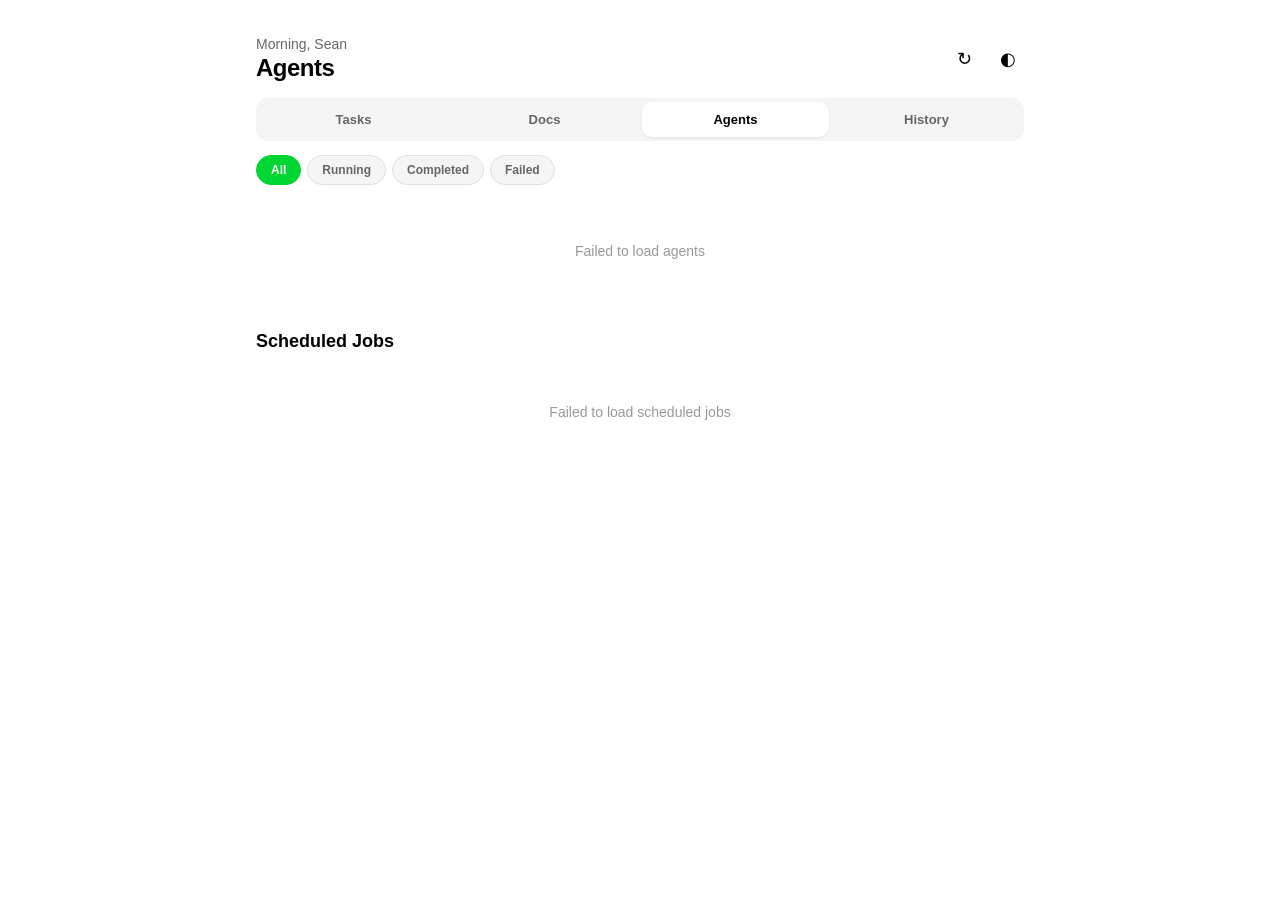
<file: agents.html>
<!DOCTYPE html>
<html lang="en">
<head>
<meta charset="UTF-8">
<meta name="viewport" content="width=device-width,initial-scale=1,maximum-scale=1,user-scalable=no">
<title>Agents</title>
<link rel="stylesheet" href="styles.css">
<link rel="manifest" href="manifest.json">
<meta name="theme-color" content="#00D632">
<script>(function(){var t=localStorage.getItem('theme');if(t==='dark'||(!t&&matchMedia('(prefers-color-scheme:dark)').matches))document.documentElement.classList.add('dark')})()</script>
</head>
<body>
<div class="container">
  <header>
    <div>
      <div id="greeting" style="font-size:14px;color:var(--text2);font-weight:500;margin-bottom:2px"></div>
      <h1 style="margin:0">Agents</h1>
    </div>
    <div class="header-actions">
      <button class="icon-btn" onclick="loadAgents()" title="Refresh">&#x21BB;</button>
      <button class="icon-btn" onclick="toggleTheme()" title="Toggle theme">&#x25D0;</button>
    </div>
  </header>

  <div class="tabs" style="margin-bottom:12px">
    <button class="tab" data-page="index.html" onclick="window.location.href='index.html'">Tasks</button>
    <button class="tab" data-page="documents.html" onclick="window.location.href='documents.html'">Docs</button>
    <button class="tab" data-page="agents.html" onclick="window.location.href='agents.html'">Agents</button>
    <button class="tab" data-page="history.html" onclick="window.location.href='history.html'">History</button>
  </div>

  <div id="summary" class="summary"></div>

  <div class="filters" id="statusFilters">
    <button class="fpill active" data-status="">All</button>
    <button class="fpill" data-status="running">Running</button>
    <button class="fpill" data-status="completed">Completed</button>
    <button class="fpill" data-status="failed">Failed</button>
  </div>

  <div id="agentList"></div>

  <!-- Scheduled Jobs Section -->
  <div style="margin-top:32px">
    <h2 style="font-size:18px;font-weight:700;margin-bottom:4px">Scheduled Jobs</h2>
    <div id="cronSummary" class="summary" style="margin-bottom:12px"></div>
    <div id="cronList"></div>
  </div>
</div>

<!-- Detail overlay -->
<div class="detail-overlay" id="detailOverlay" onclick="if(event.target===this)closeDetail()">
  <div class="detail-card" id="detailCard"></div>
</div>

<script src="common.js"></script>
<script>
var agents=[];
var statusFilter='';

// Init
updateGreeting('greeting');

document.getElementById('statusFilters').addEventListener('click',function(e){
  var btn=e.target.closest('.fpill');if(!btn)return;
  document.querySelectorAll('#statusFilters .fpill').forEach(function(b){b.classList.remove('active')});
  btn.classList.add('active');
  statusFilter=btn.dataset.status;
  renderAgents();
});

async function loadAgents(){
  try{
    var r=await fetch(API+'/api/agents');
    agents=await r.json();
    renderAgents();
  }catch(e){
    document.getElementById('agentList').innerHTML='<div class="empty">Failed to load agents</div>';
  }
}

function renderAgents(){
  var filtered=statusFilter?agents.filter(function(a){return a.status===statusFilter}):agents;
  var running=agents.filter(function(a){return a.status==='running'}).length;
  var completed=agents.filter(function(a){return a.status==='completed'}).length;
  var failed=agents.filter(function(a){return a.status==='failed'}).length;
  var parts=[];
  if(running)parts.push(running+' running');
  if(completed)parts.push(completed+' completed');
  if(failed)parts.push(failed+' failed');
  document.getElementById('summary').textContent=parts.join(' \u00B7 ')||'No agents deployed yet';

  if(!filtered.length){
    document.getElementById('agentList').innerHTML='<div class="empty">'+(statusFilter?'No '+statusFilter+' agents':'No agents deployed yet')+'</div>';
    return;
  }
  document.getElementById('agentList').innerHTML=filtered.map(function(a){
    var statusTag=a.status==='running'?'<span class="tag running"><span class="pulse-dot"></span>Running</span>':a.status==='completed'?'<span class="tag completed">Completed</span>':'<span class="tag failed">Failed</span>';
    var timeStr='';
    if(a.startedAt){
      var d=new Date(a.startedAt);
      timeStr=d.toLocaleDateString('en-GB',{day:'numeric',month:'short'})+' '+d.toLocaleTimeString('en-GB',{hour:'2-digit',minute:'2-digit'});
    }
    var durStr=a.duration?' \u00B7 '+a.duration:'';
    return '<div class="agent-card" onclick="openDetail('+a.id+')" style="cursor:pointer"><div class="agent-header"><span class="agent-label">'+(a.label||'Agent #'+a.id)+'</span>'+statusTag+'</div><div class="agent-task">'+esc(a.task)+'</div><div class="agent-time">'+timeStr+durStr+'</div></div>';
  }).join('');
}

function openDetail(id){
  var a=agents.find(function(x){return x.id===id});if(!a)return;
  var statusTag=a.status==='running'?'<span class="tag running"><span class="pulse-dot"></span>Running</span>':a.status==='completed'?'<span class="tag completed">Completed</span>':'<span class="tag failed">Failed</span>';
  var timeStr='';
  if(a.startedAt){
    var d=new Date(a.startedAt);
    timeStr=d.toLocaleDateString('en-GB',{day:'numeric',month:'short',year:'numeric'})+' '+d.toLocaleTimeString('en-GB',{hour:'2-digit',minute:'2-digit'});
  }
  var html='<div class="detail-top"><h2>'+(a.label||'Agent #'+a.id)+'</h2><button class="detail-x" onclick="closeDetail()">&#x2715;</button></div>';
  html+='<div class="detail-tags">'+statusTag+(a.duration?'<span class="tag">'+a.duration+'</span>':'')+'</div>';
  html+='<div class="detail-task">'+esc(a.task)+'</div>';
  if(a.steps){
    var stepLines=a.steps.split('\n').filter(function(s){return s.trim()});
    html+='<div class="detail-section"><div class="detail-section-title">Steps taken</div>';
    html+=stepLines.map(function(s,i){
      var text=s.replace(/^\d+\.\s*/,'');
      return '<div class="step-item"><div class="step-num">'+(i+1)+'</div><div class="step-text">'+esc(text)+'</div></div>';
    }).join('');
    html+='</div>';
  }
  if(a.result){
    html+='<div class="detail-result"><div class="detail-section-title">Result</div><div class="detail-result-box">'+esc(a.result)+'</div></div>';
  }
  if(a.outputUrl){
    html+='<div class="detail-output"><div class="detail-section-title">Output</div><a href="'+esc(a.outputUrl)+'" target="_blank">\u2197 View output</a></div>';
  }
  html+='<div class="detail-time">Started '+timeStr+(a.completedAt?' \u00B7 Completed '+new Date(a.completedAt).toLocaleTimeString('en-GB',{hour:'2-digit',minute:'2-digit'}):'')+'</div>';
  document.getElementById('detailCard').innerHTML=html;
  document.getElementById('detailOverlay').classList.add('open');
}
function closeDetail(){document.getElementById('detailOverlay').classList.remove('open')}

// Auto-refresh every 15s for running agents
setInterval(function(){
  if(agents.some(function(a){return a.status==='running'}))loadAgents();
},15000);

loadAgents();

// --- Scheduled Jobs ---
async function loadCron(){
  try{
    var r=await fetch(API+'/api/cron');
    var jobs=await r.json();
    renderCron(jobs);
  }catch(e){
    document.getElementById('cronList').innerHTML='<div class="empty">Failed to load scheduled jobs</div>';
  }
}

function renderCron(jobs){
  var active=jobs.filter(function(j){return j.status==='active'}).length;
  var disabled=jobs.filter(function(j){return j.status==='disabled'}).length;
  var oneshot=jobs.filter(function(j){return j.type==='one-shot'}).length;
  var parts=[];
  if(active)parts.push(active+' active');
  if(disabled)parts.push(disabled+' disabled');
  if(oneshot)parts.push(oneshot+' one-shot');
  document.getElementById('cronSummary').textContent=parts.join(' \u00B7 ')||'No scheduled jobs';

  if(!jobs.length){
    document.getElementById('cronList').innerHTML='<div class="empty">No scheduled jobs configured</div>';
    return;
  }
  document.getElementById('cronList').innerHTML=jobs.map(function(j){
    var statusDot=j.status==='active'?'<span class="pulse-dot" style="width:6px;height:6px"></span>':'<span style="display:inline-block;width:6px;height:6px;border-radius:50%;background:var(--text3);margin-right:6px;opacity:.4"></span>';
    var statusLabel=j.status==='active'?'<span class="tag running" style="font-size:10px;padding:2px 8px">Active</span>':'<span class="tag" style="font-size:10px;padding:2px 8px;background:var(--bg3);color:var(--text3)">Disabled</span>';
    var typeLabel=j.type==='one-shot'?'<span class="tag" style="font-size:10px;padding:2px 8px;background:rgba(255,204,0,.12);color:#fc0">One-shot</span>':'';
    var lastRunStr='';
    if(j.lastRun){
      var d=new Date(j.lastRun);
      lastRunStr='Last: '+d.toLocaleDateString('en-GB',{day:'numeric',month:'short'})+' '+d.toLocaleTimeString('en-GB',{hour:'2-digit',minute:'2-digit'});
      if(j.lastStatus){
        var sc=j.lastStatus==='ok'?'color:var(--accent)':'color:var(--red)';
        lastRunStr+=' <span style="'+sc+'">\u2022 '+j.lastStatus+'</span>';
      }
    }
    var nextRunStr='';
    if(j.nextRun){
      var nd=new Date(j.nextRun);
      nextRunStr='Next: '+nd.toLocaleDateString('en-GB',{day:'numeric',month:'short'})+' '+nd.toLocaleTimeString('en-GB',{hour:'2-digit',minute:'2-digit'});
    }
    return '<div class="agent-card"><div class="agent-header"><span class="agent-label">'+esc(j.name)+'</span><div>'+statusLabel+typeLabel+'</div></div><div class="agent-task" style="font-size:13px;font-weight:500;color:var(--text2)">'+(j.scheduleDesc||j.schedule)+'</div><div class="agent-time">'+lastRunStr+(lastRunStr&&nextRunStr?' \u00B7 ':'')+nextRunStr+'</div></div>';
  }).join('');
}

loadCron();
</script>
</body>
</html>
</file>
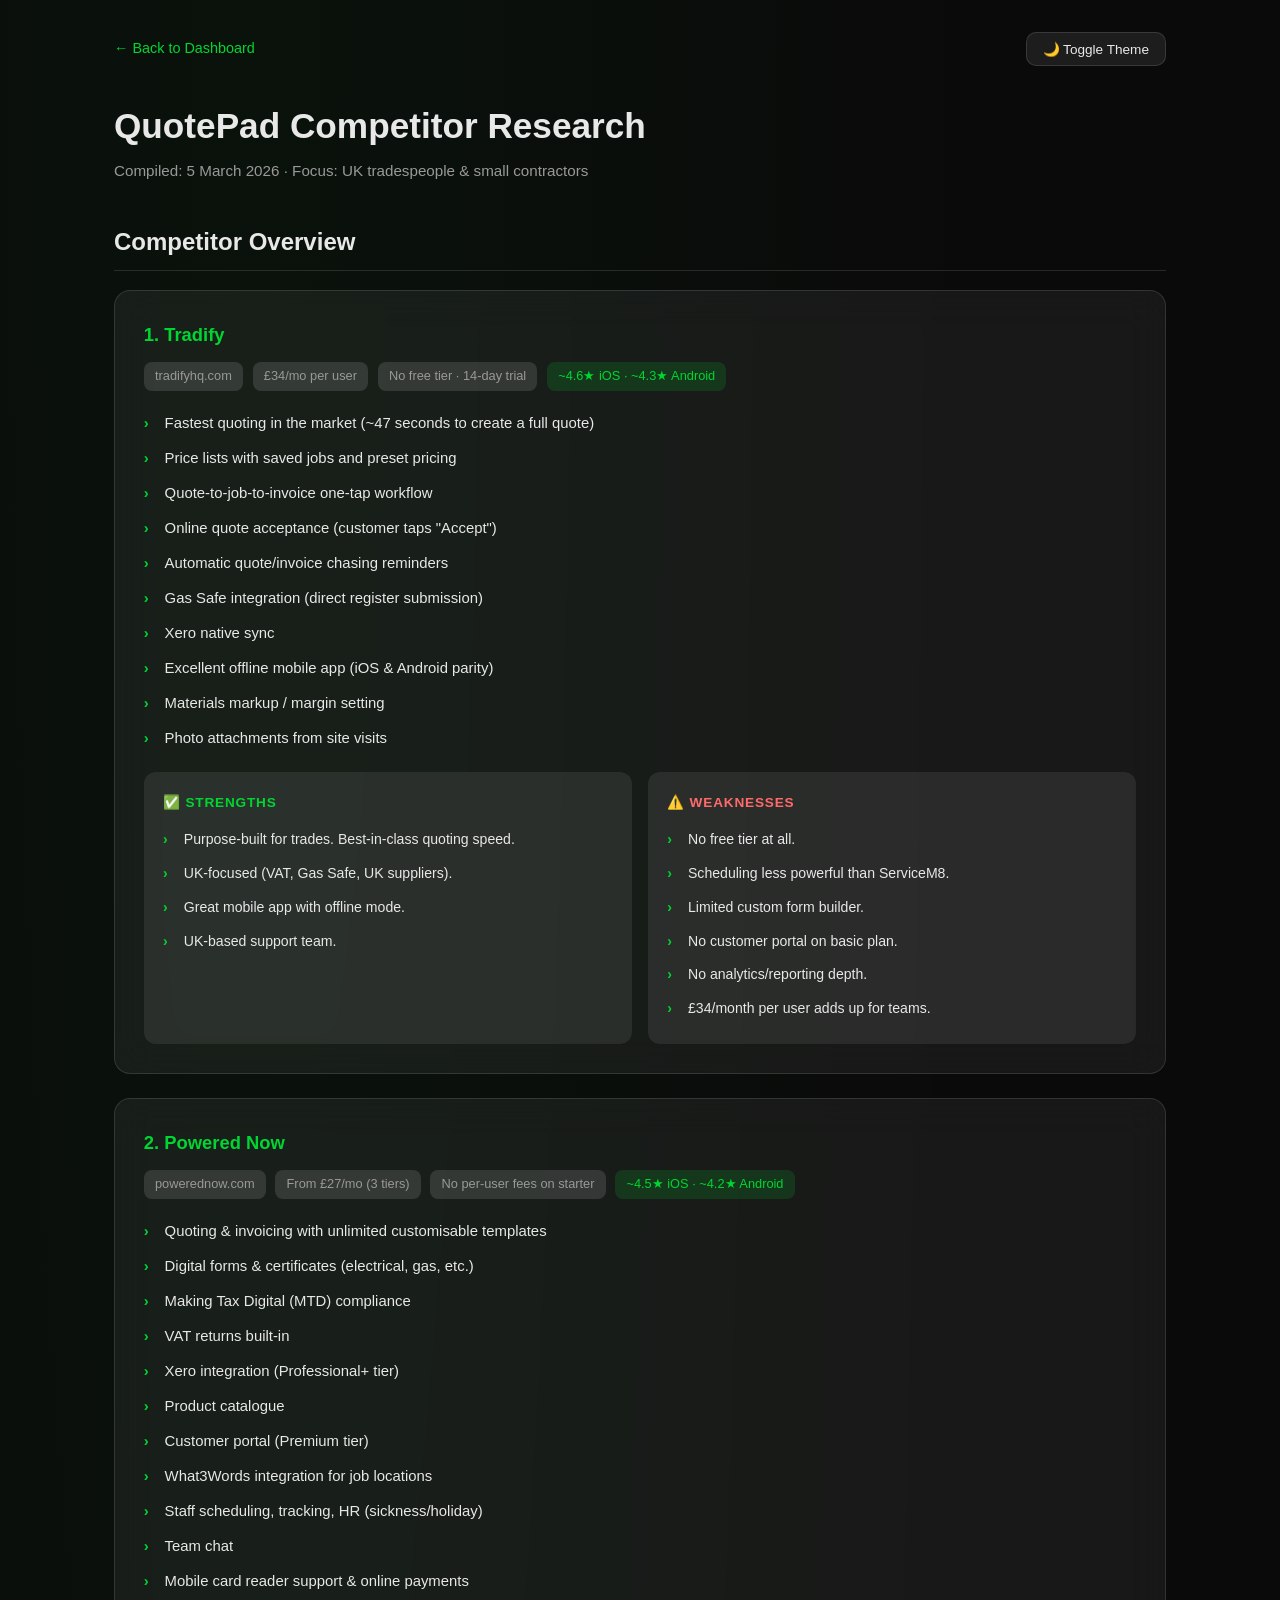
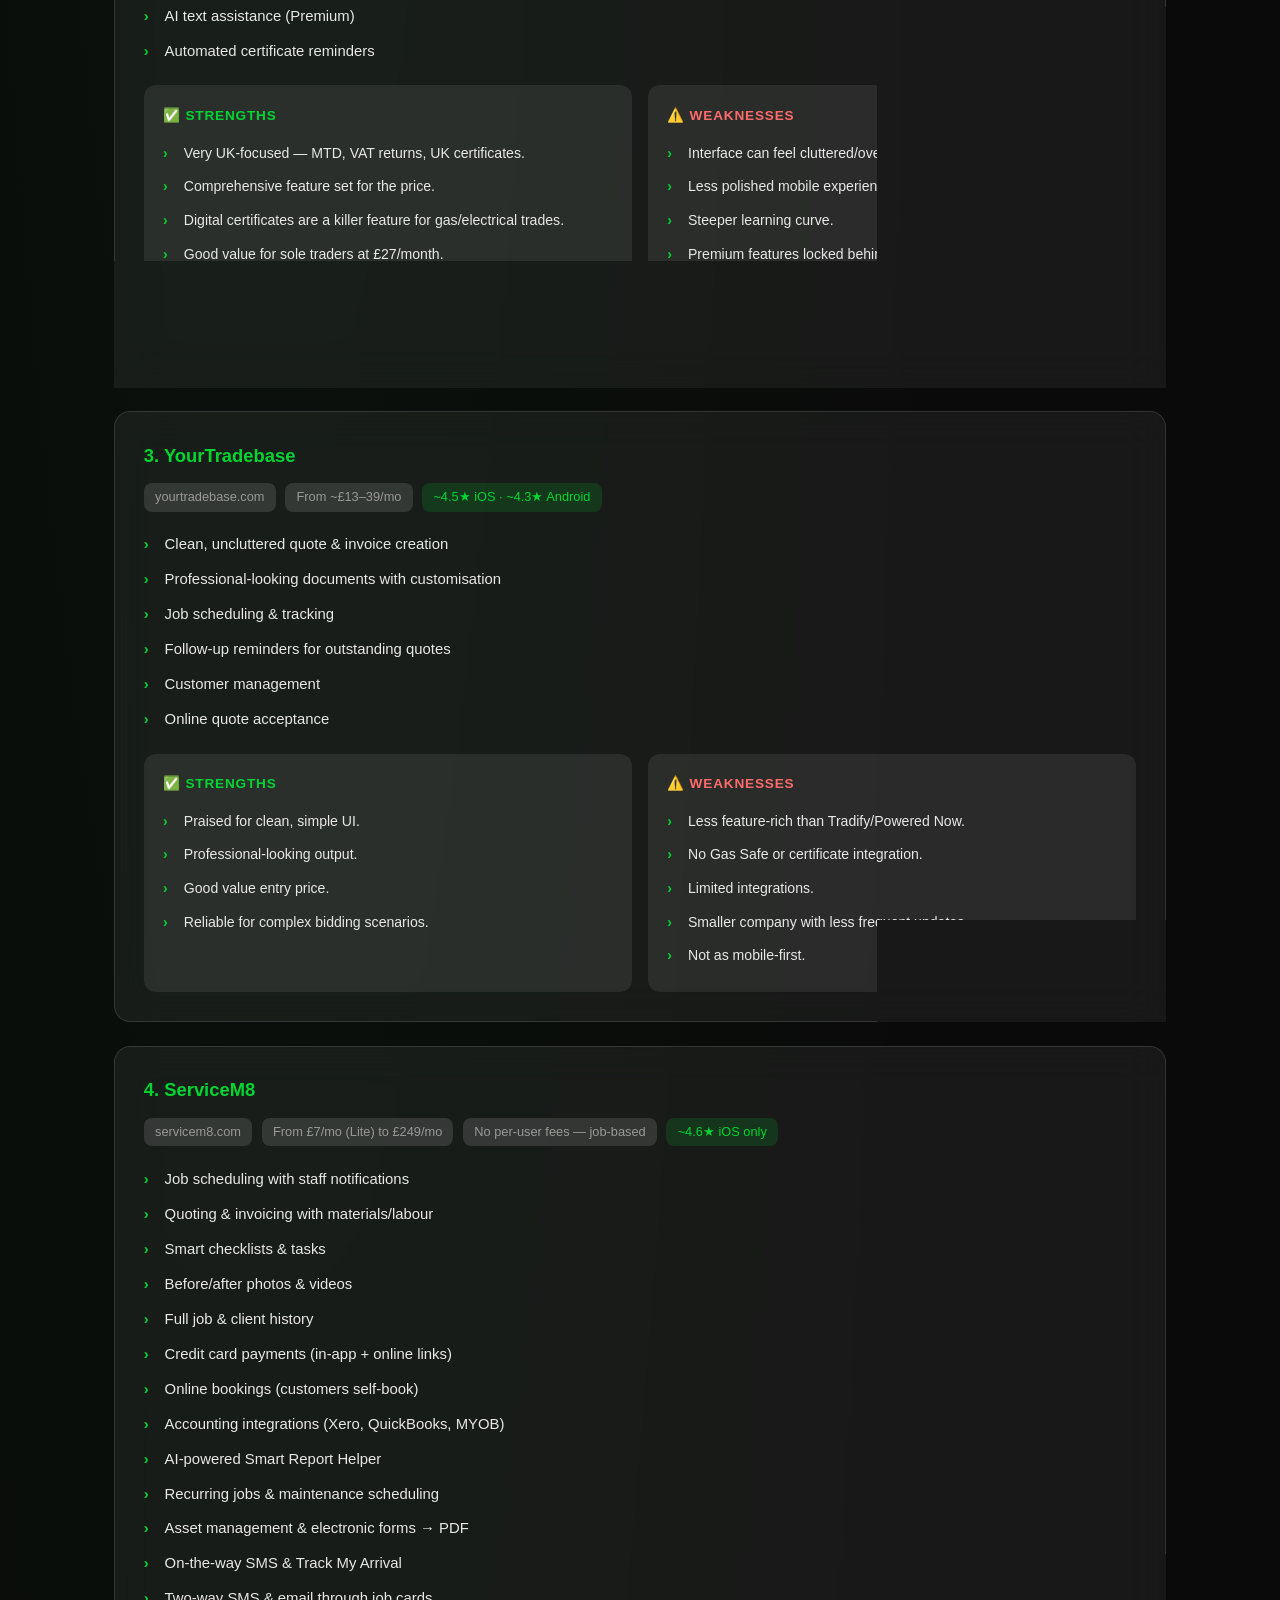
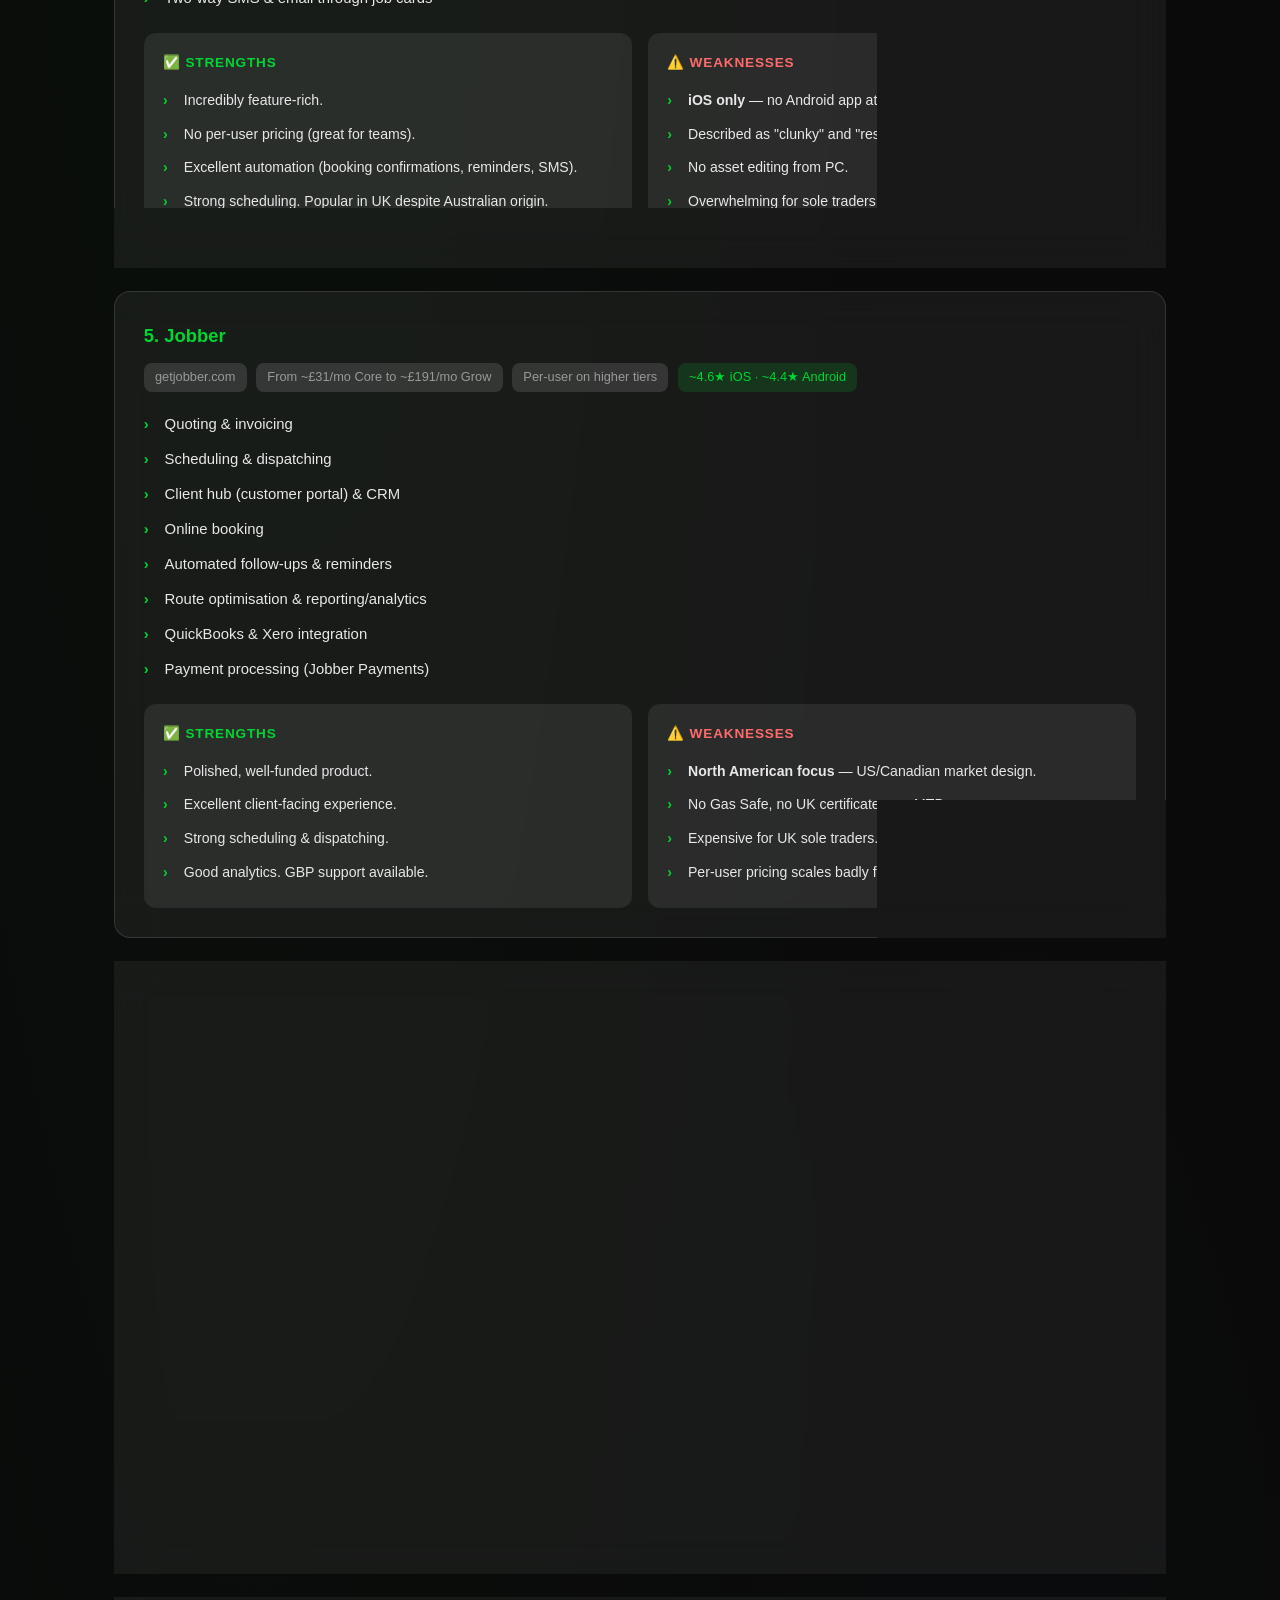
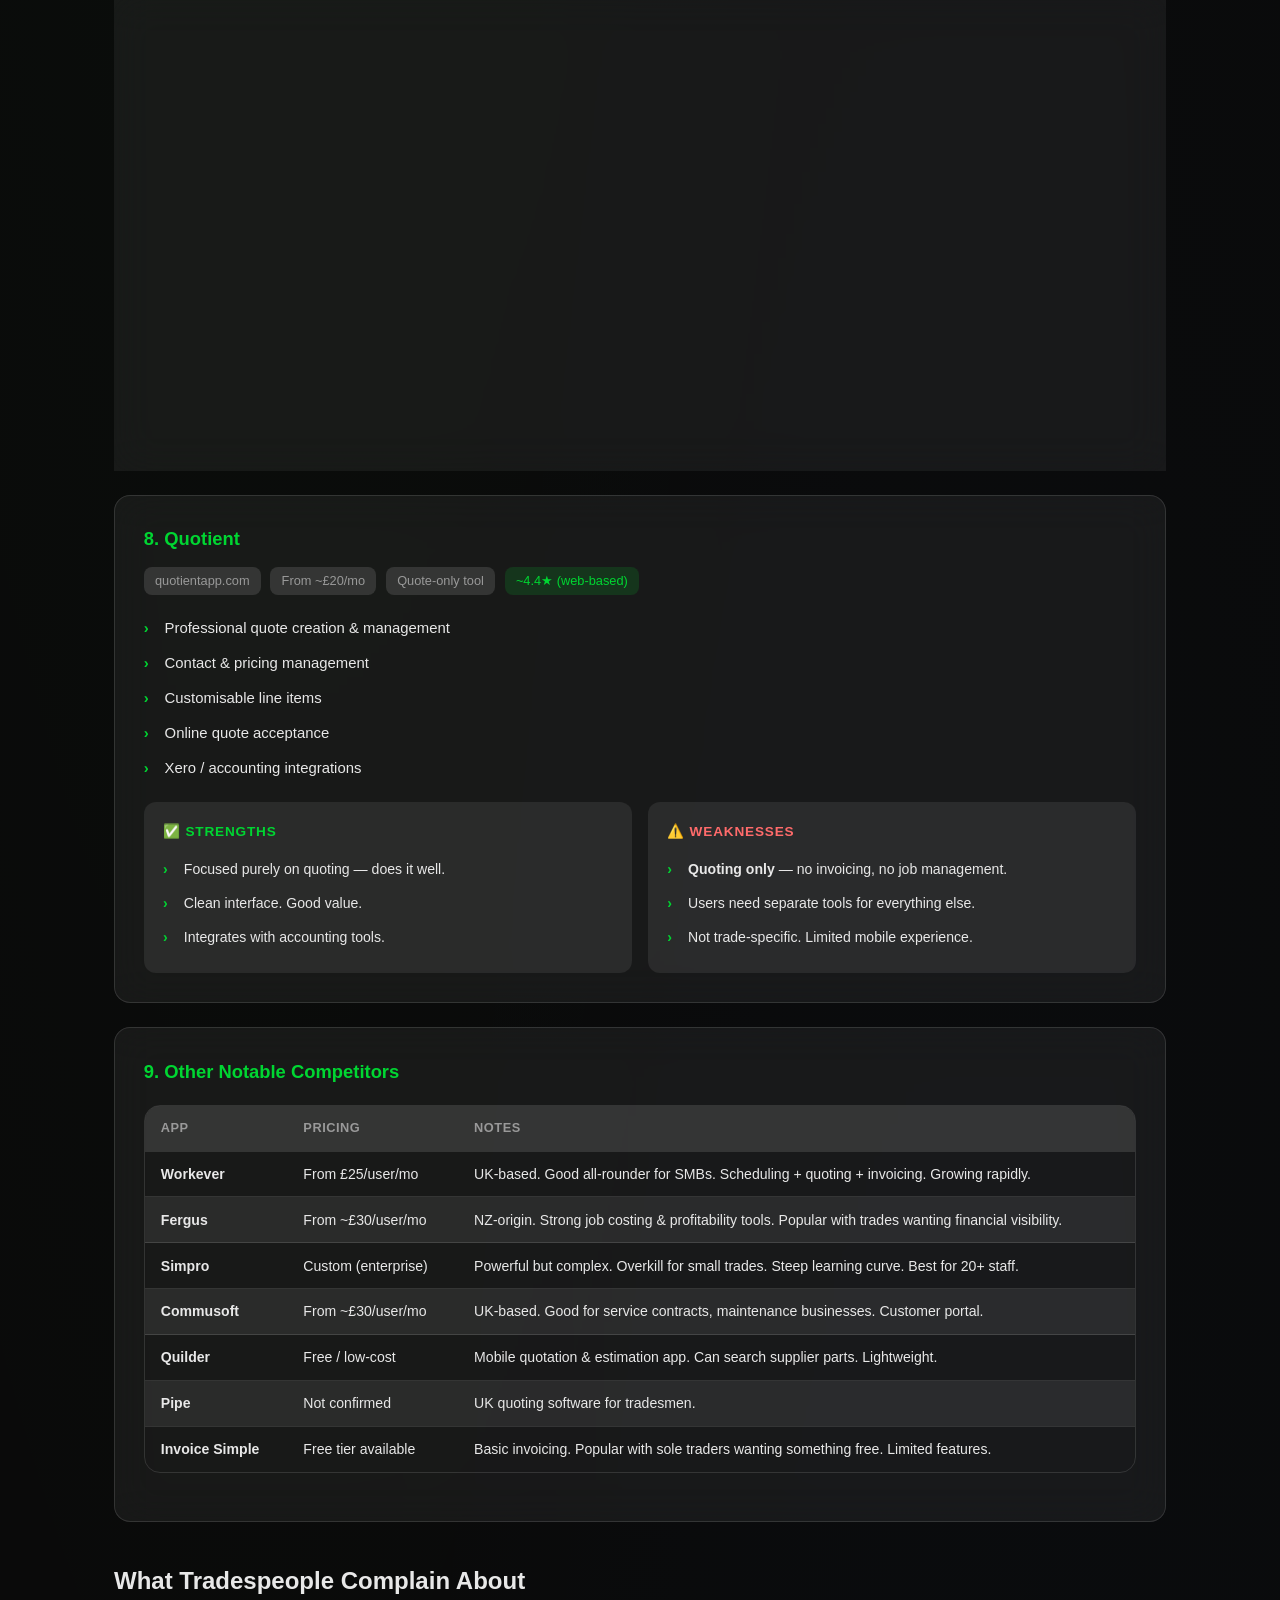
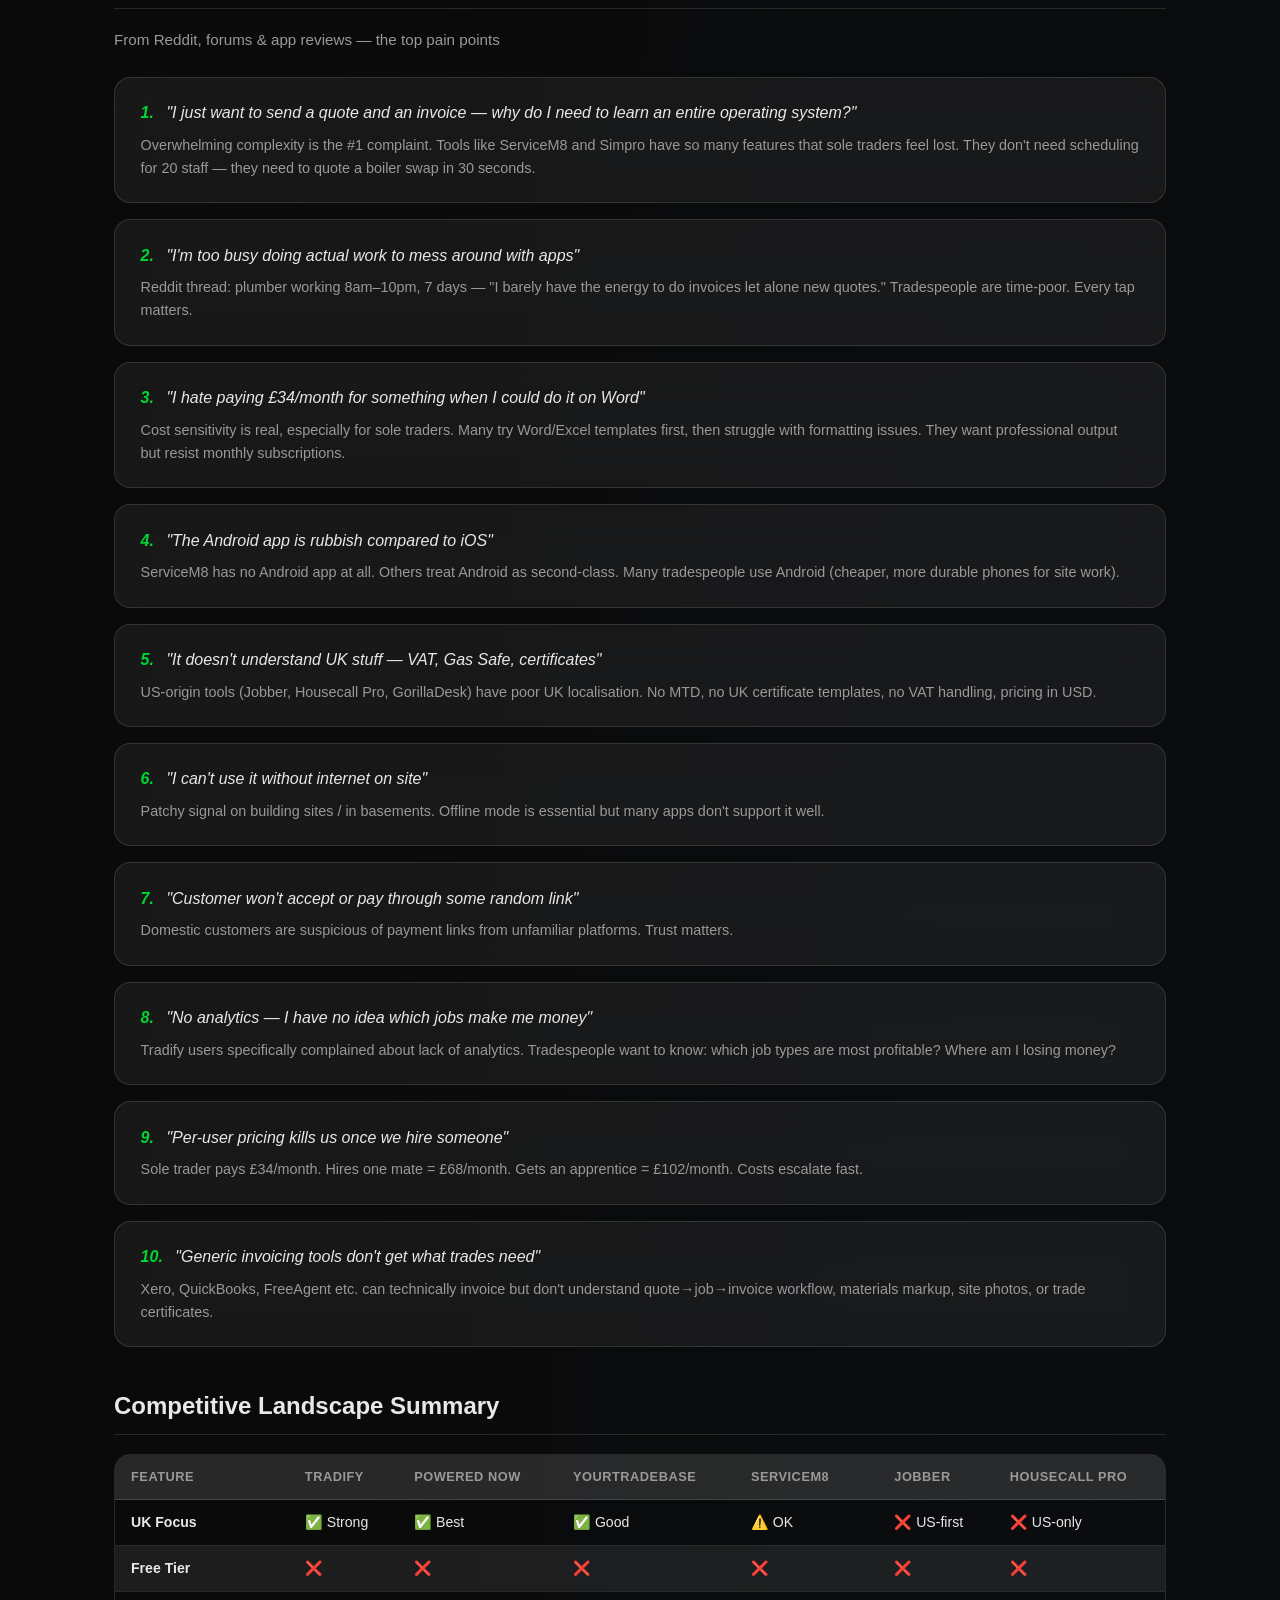
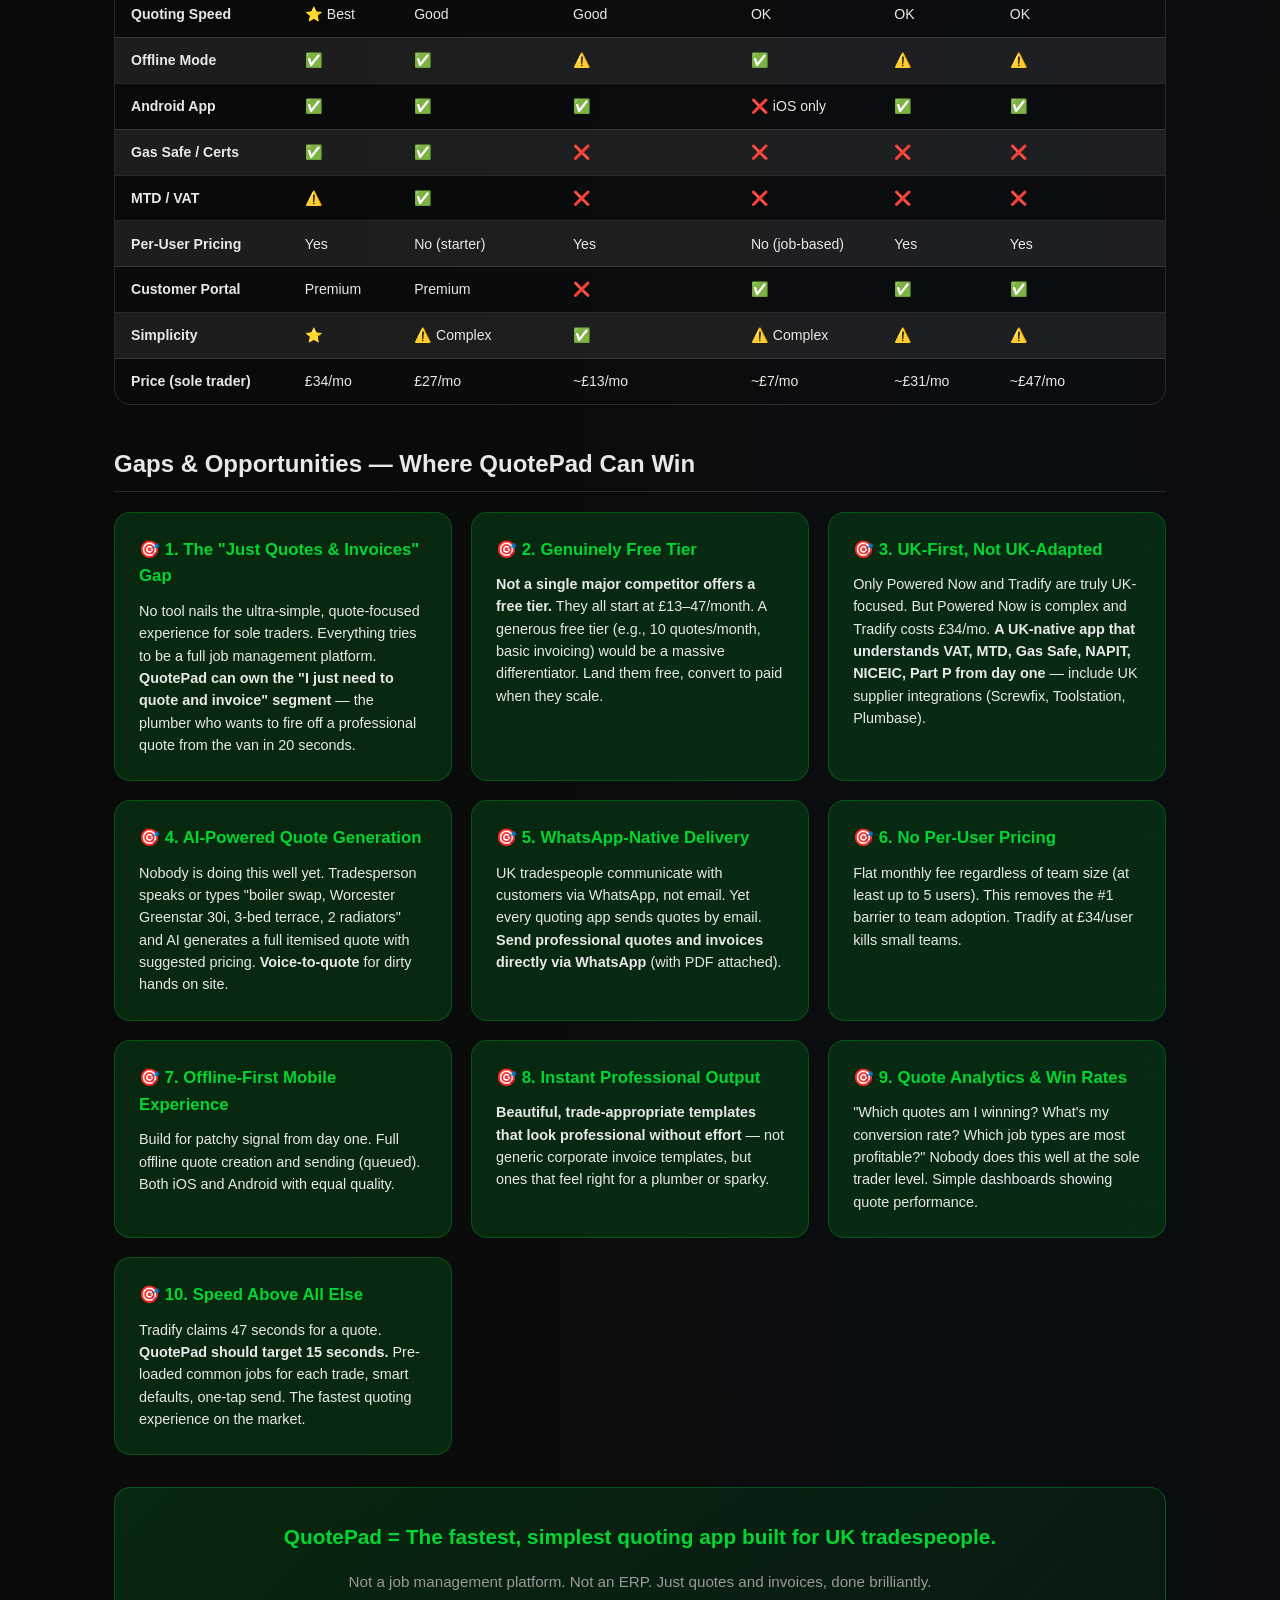
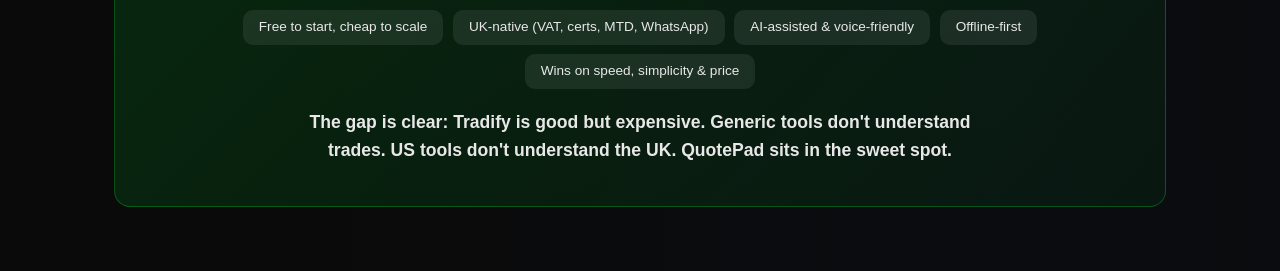
<file: competitor-research.html>
<!DOCTYPE html>
<html lang="en" data-theme="dark">
<head>
<meta charset="UTF-8">
<meta name="viewport" content="width=device-width, initial-scale=1.0">
<title>QuotePad — Competitor Research</title>
<style>
*,*::before,*::after{box-sizing:border-box;margin:0;padding:0}
:root{--bg:#0a0a0a;--bg2:#111;--surface:rgba(255,255,255,.08);--surface-hover:rgba(255,255,255,.12);--glass:rgba(255,255,255,.06);--glass-border:rgba(255,255,255,.12);--text:#e8e8e8;--text-dim:#999;--accent:#00D632;--accent-dim:rgba(0,214,50,.15);--radius:16px;--font:-apple-system,BlinkMacSystemFont,'Segoe UI',Roboto,Helvetica,Arial,sans-serif}
[data-theme="light"]{--bg:#f5f5f5;--bg2:#fff;--surface:rgba(0,0,0,.05);--surface-hover:rgba(0,0,0,.08);--glass:rgba(255,255,255,.7);--glass-border:rgba(0,0,0,.1);--text:#1a1a1a;--text-dim:#666;--accent:#00a828;--accent-dim:rgba(0,168,40,.1)}
body{font-family:var(--font);background:var(--bg);color:var(--text);line-height:1.6;min-height:100vh;background-image:radial-gradient(ellipse at 20% 0%,rgba(0,214,50,.04) 0%,transparent 50%),radial-gradient(ellipse at 80% 100%,rgba(0,100,214,.03) 0%,transparent 50%)}
[data-theme="light"] body{background-image:radial-gradient(ellipse at 20% 0%,rgba(0,214,50,.06) 0%,transparent 50%),radial-gradient(ellipse at 80% 100%,rgba(0,100,214,.04) 0%,transparent 50%)}
.container{max-width:1100px;margin:0 auto;padding:2rem 1.5rem 4rem}
.top-bar{display:flex;justify-content:space-between;align-items:center;margin-bottom:2rem;flex-wrap:wrap;gap:1rem}
.back-link{color:var(--accent);text-decoration:none;font-size:.9rem;display:flex;align-items:center;gap:.4rem;transition:opacity .2s}
.back-link:hover{opacity:.7}
.theme-toggle{background:var(--surface);border:1px solid var(--glass-border);color:var(--text);border-radius:10px;padding:.5rem 1rem;cursor:pointer;font-size:.85rem;transition:background .2s}
.theme-toggle:hover{background:var(--surface-hover)}
h1{font-size:2.2rem;font-weight:700;margin-bottom:.3rem}
.subtitle{color:var(--text-dim);font-size:.95rem;margin-bottom:2.5rem}
h2{font-size:1.5rem;font-weight:600;margin:2.5rem 0 1.2rem;padding-bottom:.5rem;border-bottom:1px solid var(--glass-border)}
h3{font-size:1.15rem;font-weight:600;margin-bottom:.8rem;color:var(--accent)}
.card{background:var(--glass);border:1px solid var(--glass-border);border-radius:var(--radius);padding:1.8rem;margin-bottom:1.5rem;backdrop-filter:blur(20px);-webkit-backdrop-filter:blur(20px);transition:border-color .2s}
.card:hover{border-color:rgba(255,255,255,.2)}
[data-theme="light"] .card:hover{border-color:rgba(0,0,0,.18)}
.card h3{margin-top:0}
.card .meta{display:flex;flex-wrap:wrap;gap:.6rem;margin-bottom:1rem}
.badge{background:var(--surface-hover);border-radius:8px;padding:.25rem .7rem;font-size:.8rem;color:var(--text-dim);white-space:nowrap}
.badge.green{background:var(--accent-dim);color:var(--accent)}
.card ul{list-style:none;padding:0}
.card ul li{padding:.35rem 0;padding-left:1.3rem;position:relative;font-size:.93rem}
.card ul li::before{content:"›";position:absolute;left:0;color:var(--accent);font-weight:700}
.strengths-weaknesses{display:grid;grid-template-columns:1fr 1fr;gap:1rem;margin-top:1rem}
.strengths-weaknesses>div{background:var(--surface);border-radius:12px;padding:1.2rem}
.strengths-weaknesses h4{font-size:.85rem;text-transform:uppercase;letter-spacing:.06em;margin-bottom:.6rem;color:var(--accent)}
.strengths-weaknesses .weak h4{color:#ff6b6b}
.strengths-weaknesses ul li{font-size:.88rem}
@media(max-width:640px){.strengths-weaknesses{grid-template-columns:1fr}}

/* Tables */
.table-wrap{overflow-x:auto;margin:1.2rem 0;border-radius:var(--radius);border:1px solid var(--glass-border)}
table{width:100%;border-collapse:collapse;font-size:.88rem}
th{text-align:left;padding:.75rem 1rem;background:var(--surface-hover);color:var(--text-dim);font-weight:600;font-size:.8rem;text-transform:uppercase;letter-spacing:.04em;white-space:nowrap}
td{padding:.7rem 1rem;border-top:1px solid var(--glass-border)}
tr:nth-child(even) td{background:var(--surface)}
td:first-child{font-weight:500}

/* Pain points */
.pain-point{background:var(--glass);border:1px solid var(--glass-border);border-radius:var(--radius);padding:1.4rem 1.6rem;margin-bottom:1rem;backdrop-filter:blur(20px);-webkit-backdrop-filter:blur(20px)}
.pain-point .num{color:var(--accent);font-weight:700;margin-right:.5rem}
.pain-point .quote{font-style:italic;color:var(--text);font-size:1rem;margin-bottom:.5rem;display:block}
.pain-point p{font-size:.9rem;color:var(--text-dim);margin:0}

/* Opportunity cards */
.opp-grid{display:grid;grid-template-columns:repeat(auto-fill,minmax(300px,1fr));gap:1.2rem;margin-top:1.2rem}
.opp-card{background:var(--accent-dim);border:1px solid rgba(0,214,50,.25);border-radius:var(--radius);padding:1.5rem;backdrop-filter:blur(20px);-webkit-backdrop-filter:blur(20px);transition:transform .15s,border-color .2s}
.opp-card:hover{transform:translateY(-2px);border-color:var(--accent)}
.opp-card h4{color:var(--accent);font-size:1.05rem;margin-bottom:.6rem}
.opp-card p{font-size:.9rem;color:var(--text);line-height:1.55}

/* Positioning box */
.positioning{background:linear-gradient(135deg,var(--accent-dim),rgba(0,214,50,.05));border:1px solid rgba(0,214,50,.3);border-radius:var(--radius);padding:2rem;margin-top:2rem;text-align:center}
.positioning h3{color:var(--accent);font-size:1.3rem;margin-bottom:1rem}
.positioning p{max-width:700px;margin:0 auto .6rem;font-size:.95rem;color:var(--text-dim)}
.positioning .tagline{font-size:1.1rem;color:var(--text);font-weight:600;margin-top:1rem}
.positioning ul{list-style:none;padding:0;margin-top:1rem;display:flex;flex-wrap:wrap;justify-content:center;gap:.6rem}
.positioning ul li{background:var(--surface);border-radius:10px;padding:.4rem 1rem;font-size:.85rem}

@media(max-width:640px){h1{font-size:1.6rem}.container{padding:1.2rem 1rem 3rem}.card{padding:1.3rem}.opp-grid{grid-template-columns:1fr}}
</style>
</head>
<body>
<div class="container">

<div class="top-bar">
  <a href="index.html" class="back-link">← Back to Dashboard</a>
  <button class="theme-toggle" onclick="toggleTheme()">🌙 Toggle Theme</button>
</div>

<h1>QuotePad Competitor Research</h1>
<p class="subtitle">Compiled: 5 March 2026 · Focus: UK tradespeople &amp; small contractors</p>

<!-- ============ COMPETITORS ============ -->
<h2>Competitor Overview</h2>

<!-- 1. Tradify -->
<div class="card">
  <h3>1. Tradify</h3>
  <div class="meta">
    <span class="badge">tradifyhq.com</span>
    <span class="badge">£34/mo per user</span>
    <span class="badge">No free tier · 14-day trial</span>
    <span class="badge green">~4.6★ iOS · ~4.3★ Android</span>
  </div>
  <ul>
    <li>Fastest quoting in the market (~47 seconds to create a full quote)</li>
    <li>Price lists with saved jobs and preset pricing</li>
    <li>Quote-to-job-to-invoice one-tap workflow</li>
    <li>Online quote acceptance (customer taps "Accept")</li>
    <li>Automatic quote/invoice chasing reminders</li>
    <li>Gas Safe integration (direct register submission)</li>
    <li>Xero native sync</li>
    <li>Excellent offline mobile app (iOS &amp; Android parity)</li>
    <li>Materials markup / margin setting</li>
    <li>Photo attachments from site visits</li>
  </ul>
  <div class="strengths-weaknesses">
    <div>
      <h4>✅ Strengths</h4>
      <ul>
        <li>Purpose-built for trades. Best-in-class quoting speed.</li>
        <li>UK-focused (VAT, Gas Safe, UK suppliers).</li>
        <li>Great mobile app with offline mode.</li>
        <li>UK-based support team.</li>
      </ul>
    </div>
    <div class="weak">
      <h4>⚠️ Weaknesses</h4>
      <ul>
        <li>No free tier at all.</li>
        <li>Scheduling less powerful than ServiceM8.</li>
        <li>Limited custom form builder.</li>
        <li>No customer portal on basic plan.</li>
        <li>No analytics/reporting depth.</li>
        <li>£34/month per user adds up for teams.</li>
      </ul>
    </div>
  </div>
</div>

<!-- 2. Powered Now -->
<div class="card">
  <h3>2. Powered Now</h3>
  <div class="meta">
    <span class="badge">powerednow.com</span>
    <span class="badge">From £27/mo (3 tiers)</span>
    <span class="badge">No per-user fees on starter</span>
    <span class="badge green">~4.5★ iOS · ~4.2★ Android</span>
  </div>
  <ul>
    <li>Quoting &amp; invoicing with unlimited customisable templates</li>
    <li>Digital forms &amp; certificates (electrical, gas, etc.)</li>
    <li>Making Tax Digital (MTD) compliance</li>
    <li>VAT returns built-in</li>
    <li>Xero integration (Professional+ tier)</li>
    <li>Product catalogue</li>
    <li>Customer portal (Premium tier)</li>
    <li>What3Words integration for job locations</li>
    <li>Staff scheduling, tracking, HR (sickness/holiday)</li>
    <li>Team chat</li>
    <li>Mobile card reader support &amp; online payments</li>
    <li>AI text assistance (Premium)</li>
    <li>Automated certificate reminders</li>
  </ul>
  <div class="strengths-weaknesses">
    <div>
      <h4>✅ Strengths</h4>
      <ul>
        <li>Very UK-focused — MTD, VAT returns, UK certificates.</li>
        <li>Comprehensive feature set for the price.</li>
        <li>Digital certificates are a killer feature for gas/electrical trades.</li>
        <li>Good value for sole traders at £27/month.</li>
      </ul>
    </div>
    <div class="weak">
      <h4>⚠️ Weaknesses</h4>
      <ul>
        <li>Interface can feel cluttered/overwhelming.</li>
        <li>Less polished mobile experience than Tradify.</li>
        <li>Steeper learning curve.</li>
        <li>Premium features locked behind higher tiers.</li>
        <li>Customer portal only on Premium.</li>
        <li>Less well-known brand.</li>
      </ul>
    </div>
  </div>
</div>

<!-- 3. YourTradebase -->
<div class="card">
  <h3>3. YourTradebase</h3>
  <div class="meta">
    <span class="badge">yourtradebase.com</span>
    <span class="badge">From ~£13–39/mo</span>
    <span class="badge green">~4.5★ iOS · ~4.3★ Android</span>
  </div>
  <ul>
    <li>Clean, uncluttered quote &amp; invoice creation</li>
    <li>Professional-looking documents with customisation</li>
    <li>Job scheduling &amp; tracking</li>
    <li>Follow-up reminders for outstanding quotes</li>
    <li>Customer management</li>
    <li>Online quote acceptance</li>
  </ul>
  <div class="strengths-weaknesses">
    <div>
      <h4>✅ Strengths</h4>
      <ul>
        <li>Praised for clean, simple UI.</li>
        <li>Professional-looking output.</li>
        <li>Good value entry price.</li>
        <li>Reliable for complex bidding scenarios.</li>
      </ul>
    </div>
    <div class="weak">
      <h4>⚠️ Weaknesses</h4>
      <ul>
        <li>Less feature-rich than Tradify/Powered Now.</li>
        <li>No Gas Safe or certificate integration.</li>
        <li>Limited integrations.</li>
        <li>Smaller company with less frequent updates.</li>
        <li>Not as mobile-first.</li>
      </ul>
    </div>
  </div>
</div>

<!-- 4. ServiceM8 -->
<div class="card">
  <h3>4. ServiceM8</h3>
  <div class="meta">
    <span class="badge">servicem8.com</span>
    <span class="badge">From £7/mo (Lite) to £249/mo</span>
    <span class="badge">No per-user fees — job-based</span>
    <span class="badge green">~4.6★ iOS only</span>
  </div>
  <ul>
    <li>Job scheduling with staff notifications</li>
    <li>Quoting &amp; invoicing with materials/labour</li>
    <li>Smart checklists &amp; tasks</li>
    <li>Before/after photos &amp; videos</li>
    <li>Full job &amp; client history</li>
    <li>Credit card payments (in-app + online links)</li>
    <li>Online bookings (customers self-book)</li>
    <li>Accounting integrations (Xero, QuickBooks, MYOB)</li>
    <li>AI-powered Smart Report Helper</li>
    <li>Recurring jobs &amp; maintenance scheduling</li>
    <li>Asset management &amp; electronic forms → PDF</li>
    <li>On-the-way SMS &amp; Track My Arrival</li>
    <li>Two-way SMS &amp; email through job cards</li>
  </ul>
  <div class="strengths-weaknesses">
    <div>
      <h4>✅ Strengths</h4>
      <ul>
        <li>Incredibly feature-rich.</li>
        <li>No per-user pricing (great for teams).</li>
        <li>Excellent automation (booking confirmations, reminders, SMS).</li>
        <li>Strong scheduling. Popular in UK despite Australian origin.</li>
      </ul>
    </div>
    <div class="weak">
      <h4>⚠️ Weaknesses</h4>
      <ul>
        <li><strong>iOS only</strong> — no Android app at all.</li>
        <li>Described as "clunky" and "restrictive" by some.</li>
        <li>No asset editing from PC.</li>
        <li>Overwhelming for sole traders who just want to quote.</li>
      </ul>
    </div>
  </div>
</div>

<!-- 5. Jobber -->
<div class="card">
  <h3>5. Jobber</h3>
  <div class="meta">
    <span class="badge">getjobber.com</span>
    <span class="badge">From ~£31/mo Core to ~£191/mo Grow</span>
    <span class="badge">Per-user on higher tiers</span>
    <span class="badge green">~4.6★ iOS · ~4.4★ Android</span>
  </div>
  <ul>
    <li>Quoting &amp; invoicing</li>
    <li>Scheduling &amp; dispatching</li>
    <li>Client hub (customer portal) &amp; CRM</li>
    <li>Online booking</li>
    <li>Automated follow-ups &amp; reminders</li>
    <li>Route optimisation &amp; reporting/analytics</li>
    <li>QuickBooks &amp; Xero integration</li>
    <li>Payment processing (Jobber Payments)</li>
  </ul>
  <div class="strengths-weaknesses">
    <div>
      <h4>✅ Strengths</h4>
      <ul>
        <li>Polished, well-funded product.</li>
        <li>Excellent client-facing experience.</li>
        <li>Strong scheduling &amp; dispatching.</li>
        <li>Good analytics. GBP support available.</li>
      </ul>
    </div>
    <div class="weak">
      <h4>⚠️ Weaknesses</h4>
      <ul>
        <li><strong>North American focus</strong> — US/Canadian market design.</li>
        <li>No Gas Safe, no UK certificates, no MTD.</li>
        <li>Expensive for UK sole traders.</li>
        <li>Per-user pricing scales badly for teams.</li>
      </ul>
    </div>
  </div>
</div>

<!-- 6. Housecall Pro -->
<div class="card">
  <h3>6. Housecall Pro</h3>
  <div class="meta">
    <span class="badge">housecallpro.com</span>
    <span class="badge">From ~£47/mo to ~£239/mo</span>
    <span class="badge green">~4.7★ iOS · ~4.5★ Android</span>
  </div>
  <ul>
    <li>Scheduling &amp; dispatching</li>
    <li>Quotes &amp; proposals, invoices &amp; payments</li>
    <li>Online booking &amp; review management</li>
    <li>Job cost tracking &amp; price book</li>
    <li>Employee GPS tracking</li>
    <li>QuickBooks integration</li>
    <li>Email marketing &amp; postcards</li>
  </ul>
  <div class="strengths-weaknesses">
    <div>
      <h4>✅ Strengths</h4>
      <ul>
        <li>Very polished product.</li>
        <li>Strong marketing/review tools.</li>
        <li>Great for scaling service businesses.</li>
        <li>Large US user base (200K+ pros).</li>
      </ul>
    </div>
    <div class="weak">
      <h4>⚠️ Weaknesses</h4>
      <ul>
        <li><strong>US-focused</strong> — poor UK localisation.</li>
        <li>No VAT handling, no UK certificates, no MTD.</li>
        <li>Expensive. Overkill for UK sole traders.</li>
        <li>Limited UK customer support.</li>
      </ul>
    </div>
  </div>
</div>

<!-- 7. GorillaDesk -->
<div class="card">
  <h3>7. GorillaDesk</h3>
  <div class="meta">
    <span class="badge">gorilladesk.com</span>
    <span class="badge">From ~£39/mo</span>
    <span class="badge green">~4.4★ iOS · ~4.1★ Android</span>
  </div>
  <ul>
    <li>Scheduling &amp; dispatching, invoicing &amp; estimates</li>
    <li>CRM &amp; route optimisation</li>
    <li>Recurring invoicing</li>
    <li>Chemical tracking (pest control focus)</li>
  </ul>
  <div class="strengths-weaknesses">
    <div>
      <h4>✅ Strengths</h4>
      <ul>
        <li>Strong for pest control / lawn care verticals.</li>
        <li>Recurring billing automation.</li>
      </ul>
    </div>
    <div class="weak">
      <h4>⚠️ Weaknesses</h4>
      <ul>
        <li><strong>Niche US product</strong> — pest control / lawn care focus.</li>
        <li>Almost zero UK relevance.</li>
        <li>Not designed for general trades.</li>
      </ul>
    </div>
  </div>
</div>

<!-- 8. Quotient -->
<div class="card">
  <h3>8. Quotient</h3>
  <div class="meta">
    <span class="badge">quotientapp.com</span>
    <span class="badge">From ~£20/mo</span>
    <span class="badge">Quote-only tool</span>
    <span class="badge green">~4.4★ (web-based)</span>
  </div>
  <ul>
    <li>Professional quote creation &amp; management</li>
    <li>Contact &amp; pricing management</li>
    <li>Customisable line items</li>
    <li>Online quote acceptance</li>
    <li>Xero / accounting integrations</li>
  </ul>
  <div class="strengths-weaknesses">
    <div>
      <h4>✅ Strengths</h4>
      <ul>
        <li>Focused purely on quoting — does it well.</li>
        <li>Clean interface. Good value.</li>
        <li>Integrates with accounting tools.</li>
      </ul>
    </div>
    <div class="weak">
      <h4>⚠️ Weaknesses</h4>
      <ul>
        <li><strong>Quoting only</strong> — no invoicing, no job management.</li>
        <li>Users need separate tools for everything else.</li>
        <li>Not trade-specific. Limited mobile experience.</li>
      </ul>
    </div>
  </div>
</div>

<!-- 9. Other Notable -->
<div class="card">
  <h3>9. Other Notable Competitors</h3>
  <div class="table-wrap">
    <table>
      <thead><tr><th>App</th><th>Pricing</th><th>Notes</th></tr></thead>
      <tbody>
        <tr><td><strong>Workever</strong></td><td>From £25/user/mo</td><td>UK-based. Good all-rounder for SMBs. Scheduling + quoting + invoicing. Growing rapidly.</td></tr>
        <tr><td><strong>Fergus</strong></td><td>From ~£30/user/mo</td><td>NZ-origin. Strong job costing &amp; profitability tools. Popular with trades wanting financial visibility.</td></tr>
        <tr><td><strong>Simpro</strong></td><td>Custom (enterprise)</td><td>Powerful but complex. Overkill for small trades. Steep learning curve. Best for 20+ staff.</td></tr>
        <tr><td><strong>Commusoft</strong></td><td>From ~£30/user/mo</td><td>UK-based. Good for service contracts, maintenance businesses. Customer portal.</td></tr>
        <tr><td><strong>Quilder</strong></td><td>Free / low-cost</td><td>Mobile quotation &amp; estimation app. Can search supplier parts. Lightweight.</td></tr>
        <tr><td><strong>Pipe</strong></td><td>Not confirmed</td><td>UK quoting software for tradesmen.</td></tr>
        <tr><td><strong>Invoice Simple</strong></td><td>Free tier available</td><td>Basic invoicing. Popular with sole traders wanting something free. Limited features.</td></tr>
      </tbody>
    </table>
  </div>
</div>

<!-- ============ PAIN POINTS ============ -->
<h2>What Tradespeople Complain About</h2>
<p class="subtitle" style="margin-bottom:1.5rem">From Reddit, forums &amp; app reviews — the top pain points</p>

<div class="pain-point">
  <span class="quote"><span class="num">1.</span> "I just want to send a quote and an invoice — why do I need to learn an entire operating system?"</span>
  <p>Overwhelming complexity is the #1 complaint. Tools like ServiceM8 and Simpro have so many features that sole traders feel lost. They don't need scheduling for 20 staff — they need to quote a boiler swap in 30 seconds.</p>
</div>
<div class="pain-point">
  <span class="quote"><span class="num">2.</span> "I'm too busy doing actual work to mess around with apps"</span>
  <p>Reddit thread: plumber working 8am–10pm, 7 days — "I barely have the energy to do invoices let alone new quotes." Tradespeople are time-poor. Every tap matters.</p>
</div>
<div class="pain-point">
  <span class="quote"><span class="num">3.</span> "I hate paying £34/month for something when I could do it on Word"</span>
  <p>Cost sensitivity is real, especially for sole traders. Many try Word/Excel templates first, then struggle with formatting issues. They want professional output but resist monthly subscriptions.</p>
</div>
<div class="pain-point">
  <span class="quote"><span class="num">4.</span> "The Android app is rubbish compared to iOS"</span>
  <p>ServiceM8 has no Android app at all. Others treat Android as second-class. Many tradespeople use Android (cheaper, more durable phones for site work).</p>
</div>
<div class="pain-point">
  <span class="quote"><span class="num">5.</span> "It doesn't understand UK stuff — VAT, Gas Safe, certificates"</span>
  <p>US-origin tools (Jobber, Housecall Pro, GorillaDesk) have poor UK localisation. No MTD, no UK certificate templates, no VAT handling, pricing in USD.</p>
</div>
<div class="pain-point">
  <span class="quote"><span class="num">6.</span> "I can't use it without internet on site"</span>
  <p>Patchy signal on building sites / in basements. Offline mode is essential but many apps don't support it well.</p>
</div>
<div class="pain-point">
  <span class="quote"><span class="num">7.</span> "Customer won't accept or pay through some random link"</span>
  <p>Domestic customers are suspicious of payment links from unfamiliar platforms. Trust matters.</p>
</div>
<div class="pain-point">
  <span class="quote"><span class="num">8.</span> "No analytics — I have no idea which jobs make me money"</span>
  <p>Tradify users specifically complained about lack of analytics. Tradespeople want to know: which job types are most profitable? Where am I losing money?</p>
</div>
<div class="pain-point">
  <span class="quote"><span class="num">9.</span> "Per-user pricing kills us once we hire someone"</span>
  <p>Sole trader pays £34/month. Hires one mate = £68/month. Gets an apprentice = £102/month. Costs escalate fast.</p>
</div>
<div class="pain-point">
  <span class="quote"><span class="num">10.</span> "Generic invoicing tools don't get what trades need"</span>
  <p>Xero, QuickBooks, FreeAgent etc. can technically invoice but don't understand quote→job→invoice workflow, materials markup, site photos, or trade certificates.</p>
</div>

<!-- ============ COMPARISON TABLE ============ -->
<h2>Competitive Landscape Summary</h2>

<div class="table-wrap">
  <table>
    <thead>
      <tr><th>Feature</th><th>Tradify</th><th>Powered Now</th><th>YourTradebase</th><th>ServiceM8</th><th>Jobber</th><th>Housecall Pro</th></tr>
    </thead>
    <tbody>
      <tr><td><strong>UK Focus</strong></td><td>✅ Strong</td><td>✅ Best</td><td>✅ Good</td><td>⚠️ OK</td><td>❌ US-first</td><td>❌ US-only</td></tr>
      <tr><td><strong>Free Tier</strong></td><td>❌</td><td>❌</td><td>❌</td><td>❌</td><td>❌</td><td>❌</td></tr>
      <tr><td><strong>Quoting Speed</strong></td><td>⭐ Best</td><td>Good</td><td>Good</td><td>OK</td><td>OK</td><td>OK</td></tr>
      <tr><td><strong>Offline Mode</strong></td><td>✅</td><td>✅</td><td>⚠️</td><td>✅</td><td>⚠️</td><td>⚠️</td></tr>
      <tr><td><strong>Android App</strong></td><td>✅</td><td>✅</td><td>✅</td><td>❌ iOS only</td><td>✅</td><td>✅</td></tr>
      <tr><td><strong>Gas Safe / Certs</strong></td><td>✅</td><td>✅</td><td>❌</td><td>❌</td><td>❌</td><td>❌</td></tr>
      <tr><td><strong>MTD / VAT</strong></td><td>⚠️</td><td>✅</td><td>❌</td><td>❌</td><td>❌</td><td>❌</td></tr>
      <tr><td><strong>Per-User Pricing</strong></td><td>Yes</td><td>No (starter)</td><td>Yes</td><td>No (job-based)</td><td>Yes</td><td>Yes</td></tr>
      <tr><td><strong>Customer Portal</strong></td><td>Premium</td><td>Premium</td><td>❌</td><td>✅</td><td>✅</td><td>✅</td></tr>
      <tr><td><strong>Simplicity</strong></td><td>⭐</td><td>⚠️ Complex</td><td>✅</td><td>⚠️ Complex</td><td>⚠️</td><td>⚠️</td></tr>
      <tr><td><strong>Price (sole trader)</strong></td><td>£34/mo</td><td>£27/mo</td><td>~£13/mo</td><td>~£7/mo</td><td>~£31/mo</td><td>~£47/mo</td></tr>
    </tbody>
  </table>
</div>

<!-- ============ GAPS & OPPORTUNITIES ============ -->
<h2>Gaps &amp; Opportunities — Where QuotePad Can Win</h2>

<div class="opp-grid">
  <div class="opp-card">
    <h4>🎯 1. The "Just Quotes &amp; Invoices" Gap</h4>
    <p>No tool nails the ultra-simple, quote-focused experience for sole traders. Everything tries to be a full job management platform. <strong>QuotePad can own the "I just need to quote and invoice" segment</strong> — the plumber who wants to fire off a professional quote from the van in 20 seconds.</p>
  </div>
  <div class="opp-card">
    <h4>🎯 2. Genuinely Free Tier</h4>
    <p><strong>Not a single major competitor offers a free tier.</strong> They all start at £13–47/month. A generous free tier (e.g., 10 quotes/month, basic invoicing) would be a massive differentiator. Land them free, convert to paid when they scale.</p>
  </div>
  <div class="opp-card">
    <h4>🎯 3. UK-First, Not UK-Adapted</h4>
    <p>Only Powered Now and Tradify are truly UK-focused. But Powered Now is complex and Tradify costs £34/mo. <strong>A UK-native app that understands VAT, MTD, Gas Safe, NAPIT, NICEIC, Part P from day one</strong> — include UK supplier integrations (Screwfix, Toolstation, Plumbase).</p>
  </div>
  <div class="opp-card">
    <h4>🎯 4. AI-Powered Quote Generation</h4>
    <p>Nobody is doing this well yet. Tradesperson speaks or types "boiler swap, Worcester Greenstar 30i, 3-bed terrace, 2 radiators" and AI generates a full itemised quote with suggested pricing. <strong>Voice-to-quote</strong> for dirty hands on site.</p>
  </div>
  <div class="opp-card">
    <h4>🎯 5. WhatsApp-Native Delivery</h4>
    <p>UK tradespeople communicate with customers via WhatsApp, not email. Yet every quoting app sends quotes by email. <strong>Send professional quotes and invoices directly via WhatsApp</strong> (with PDF attached).</p>
  </div>
  <div class="opp-card">
    <h4>🎯 6. No Per-User Pricing</h4>
    <p>Flat monthly fee regardless of team size (at least up to 5 users). This removes the #1 barrier to team adoption. Tradify at £34/user kills small teams.</p>
  </div>
  <div class="opp-card">
    <h4>🎯 7. Offline-First Mobile Experience</h4>
    <p>Build for patchy signal from day one. Full offline quote creation and sending (queued). Both iOS and Android with equal quality.</p>
  </div>
  <div class="opp-card">
    <h4>🎯 8. Instant Professional Output</h4>
    <p><strong>Beautiful, trade-appropriate templates that look professional without effort</strong> — not generic corporate invoice templates, but ones that feel right for a plumber or sparky.</p>
  </div>
  <div class="opp-card">
    <h4>🎯 9. Quote Analytics &amp; Win Rates</h4>
    <p>"Which quotes am I winning? What's my conversion rate? Which job types are most profitable?" Nobody does this well at the sole trader level. Simple dashboards showing quote performance.</p>
  </div>
  <div class="opp-card">
    <h4>🎯 10. Speed Above All Else</h4>
    <p>Tradify claims 47 seconds for a quote. <strong>QuotePad should target 15 seconds.</strong> Pre-loaded common jobs for each trade, smart defaults, one-tap send. The fastest quoting experience on the market.</p>
  </div>
</div>

<!-- ============ POSITIONING ============ -->
<div class="positioning">
  <h3>QuotePad = The fastest, simplest quoting app built for UK tradespeople.</h3>
  <p>Not a job management platform. Not an ERP. Just quotes and invoices, done brilliantly.</p>
  <ul>
    <li>Free to start, cheap to scale</li>
    <li>UK-native (VAT, certs, MTD, WhatsApp)</li>
    <li>AI-assisted &amp; voice-friendly</li>
    <li>Offline-first</li>
    <li>Wins on speed, simplicity &amp; price</li>
  </ul>
  <p class="tagline" style="margin-top:1.2rem">The gap is clear: Tradify is good but expensive. Generic tools don't understand trades. US tools don't understand the UK. <strong>QuotePad sits in the sweet spot.</strong></p>
</div>

</div><!-- /container -->

<script>
function toggleTheme(){
  const t=document.documentElement.dataset.theme==='dark'?'light':'dark';
  document.documentElement.dataset.theme=t;
  localStorage.setItem('theme',t);
  document.querySelector('.theme-toggle').textContent=t==='dark'?'🌙 Toggle Theme':'☀️ Toggle Theme';
}
(function(){
  const saved=localStorage.getItem('theme');
  if(saved){document.documentElement.dataset.theme=saved;if(saved==='light')document.querySelector('.theme-toggle').textContent='☀️ Toggle Theme';}
})();
</script>
</body>
</html>
</file>
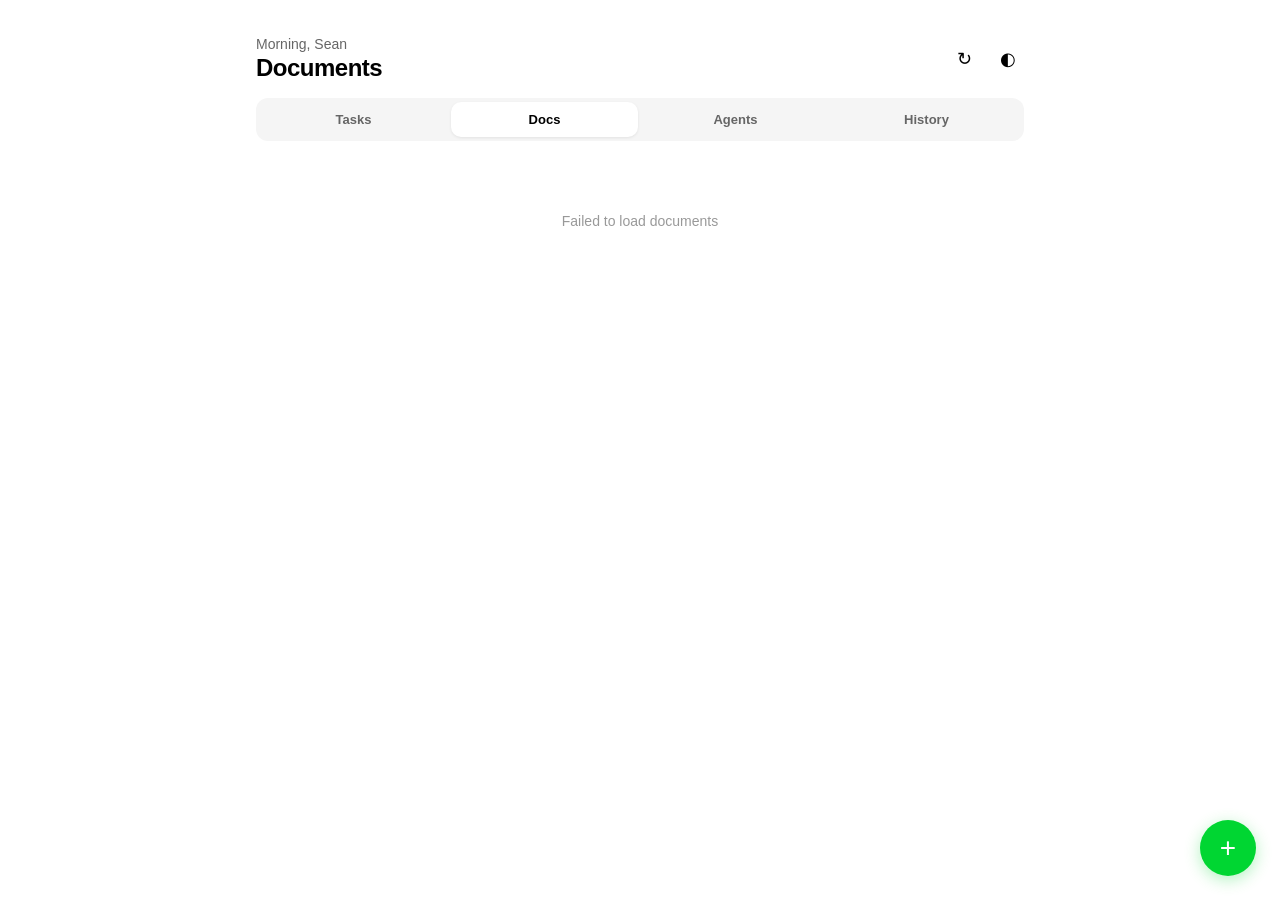
<file: documents.html>
<!DOCTYPE html>
<html lang="en">
<head>
<meta charset="UTF-8">
<meta name="viewport" content="width=device-width,initial-scale=1,maximum-scale=1,user-scalable=no">
<title>Documents</title>
<link rel="stylesheet" href="styles.css">
<link rel="manifest" href="manifest.json">
<meta name="theme-color" content="#00D632">
<script>(function(){var t=localStorage.getItem('theme');if(t==='dark'||(!t&&matchMedia('(prefers-color-scheme:dark)').matches))document.documentElement.classList.add('dark')})()</script>
</head>
<body>
<div class="container">
  <header>
    <div>
      <div id="greeting" style="font-size:14px;color:var(--text2);font-weight:500;margin-bottom:2px"></div>
      <h1 style="margin:0">Documents</h1>
    </div>
    <div class="header-actions">
      <button class="icon-btn" onclick="loadDocs()" title="Refresh">&#x21BB;</button>
      <button class="icon-btn" onclick="toggleTheme()" title="Toggle theme">&#x25D0;</button>
    </div>
  </header>

  <!-- Page Nav -->
  <div class="tabs" style="margin-bottom:12px">
    <button class="tab" data-page="index.html" onclick="window.location.href='index.html'">Tasks</button>
    <button class="tab" data-page="documents.html" onclick="window.location.href='documents.html'">Docs</button>
    <button class="tab" data-page="agents.html" onclick="window.location.href='agents.html'">Agents</button>
    <button class="tab" data-page="history.html" onclick="window.location.href='history.html'">History</button>
  </div>

  <!-- Category Filter -->
  <div class="filters" id="filterPills"></div>

  <!-- Document List -->
  <div id="docList"></div>
</div>

<button class="fab" onclick="openModal()" title="Add document">+</button>

<!-- Add/Edit Modal -->
<div class="modal-overlay" id="docModal">
  <div class="modal">
    <h2 id="modalTitle">Add Document</h2>
    <input type="hidden" id="docId">
    <div class="form-group"><label>Title</label><input id="dTitle" placeholder="Document name"></div>
    <div class="form-group"><label>Type</label><select id="dType"><option value="link">Link / Tool</option><option value="document">Document</option><option value="prototype">Prototype</option><option value="file">File</option></select></div>
    <div class="form-group"><label>URL</label><input id="dUrl" placeholder="https://..."></div>
    <div class="form-group"><label>Icon (emoji)</label><input id="dIcon" placeholder="&#x1F4C4;" maxlength="4"></div>
    <div class="form-group"><label>Category</label><select id="dCategory">
      <option>Tools</option>
      <option>Prototypes</option>
      <option>Work Documents</option>
      <option>Reports</option>
      <option>Brand Assets</option>
      <option>Training</option>
      <option>Other</option>
    </select></div>
    <div class="form-group"><label>Description</label><textarea id="dDesc" placeholder="Brief description..."></textarea></div>
    <div class="btn-row">
      <button class="btn btn-secondary" onclick="closeDocModal()">Cancel</button>
      <button class="btn btn-danger" id="deleteBtn" style="display:none" onclick="deleteDoc()">Delete</button>
      <button class="btn btn-primary" onclick="saveDoc()">Save</button>
    </div>
  </div>
</div>

<script src="common.js"></script>
<script>
var docs=[];
var activeFilter='All';

// Init
updateGreeting('greeting');

async function loadDocs(){
  try{
    var r=await fetch(API+'/api/documents');
    docs=await r.json();
    renderFilters();
    renderDocs();
  }catch(e){
    document.getElementById('docList').innerHTML='<div class="empty">Failed to load documents</div>';
  }
}

function renderFilters(){
  var cats=['All'].concat([].concat(Array.from(new Set(docs.map(function(d){return d.category})))));
  document.getElementById('filterPills').innerHTML=cats.map(function(c){
    return '<button class="fpill'+(c===activeFilter?' active':'')+'" onclick="setFilter(\''+c+'\')">'+c+'</button>';
  }).join('');
}

function setFilter(cat){
  activeFilter=cat;
  renderFilters();
  renderDocs();
}

function renderDocs(){
  var filtered=activeFilter==='All'?docs:docs.filter(function(d){return d.category===activeFilter});
  if(!filtered.length){
    document.getElementById('docList').innerHTML='<div class="empty">No documents yet. Tap + to add one.</div>';
    return;
  }
  var groups={};
  for(var i=0;i<filtered.length;i++){var d=filtered[i];(groups[d.category]=groups[d.category]||[]).push(d)}
  var html='';
  for(var cat in groups){
    var items=groups[cat];
    html+='<div class="category-header"><span class="category-title">'+esc(cat)+'</span><span class="category-count">'+items.length+'</span></div>';
    html+='<div class="doc-grid">';
    for(var j=0;j<items.length;j++){
      var d=items[j];
      var link=d.url?'onclick="window.open(\''+esc(d.url)+'\',\'_blank\')"':'onclick="editDoc('+d.id+')"';
      var typeIcon={link:'\u2197',document:'\u2261',prototype:'\u25C7',file:'\u25AA'}[d.type]||'\u00B7';
      html+='<div class="doc-card" '+link+'><div class="doc-icon">'+typeIcon+'</div><div class="doc-info"><div class="doc-title">'+esc(d.title)+'</div>'+(d.description?'<div class="doc-desc">'+esc(d.description)+'</div>':'')+'<div class="doc-meta">'+d.type+(d.createdAt?' \u00B7 '+new Date(d.createdAt).toLocaleDateString('en-GB',{day:'numeric',month:'short',year:'numeric'}):'')+'</div></div><div class="doc-actions"><button onclick="event.stopPropagation();editDoc('+d.id+')" title="Edit">\u270E</button></div><span class="doc-arrow">\u203A</span></div>';
    }
    html+='</div>';
  }
  document.getElementById('docList').innerHTML=html;
}

function openModal(){
  document.getElementById('docId').value='';
  document.getElementById('dTitle').value='';
  document.getElementById('dType').value='link';
  document.getElementById('dUrl').value='';
  document.getElementById('dIcon').value='\u{1F4C4}';
  document.getElementById('dCategory').value='Tools';
  document.getElementById('dDesc').value='';
  document.getElementById('modalTitle').textContent='Add Document';
  document.getElementById('deleteBtn').style.display='none';
  document.getElementById('docModal').classList.add('open');
}

function editDoc(id){
  var d=docs.find(function(x){return x.id===id});
  if(!d)return;
  document.getElementById('docId').value=d.id;
  document.getElementById('dTitle').value=d.title||'';
  document.getElementById('dType').value=d.type||'link';
  document.getElementById('dUrl').value=d.url||'';
  document.getElementById('dIcon').value=d.icon||'\u{1F4C4}';
  document.getElementById('dCategory').value=d.category||'Tools';
  document.getElementById('dDesc').value=d.description||'';
  document.getElementById('modalTitle').textContent='Edit Document';
  document.getElementById('deleteBtn').style.display='';
  document.getElementById('docModal').classList.add('open');
}

function closeDocModal(){document.getElementById('docModal').classList.remove('open')}

async function saveDoc(){
  var id=document.getElementById('docId').value;
  var body={
    title:document.getElementById('dTitle').value.trim(),
    type:document.getElementById('dType').value,
    url:document.getElementById('dUrl').value.trim()||null,
    icon:document.getElementById('dIcon').value.trim()||'\u{1F4C4}',
    category:document.getElementById('dCategory').value,
    description:document.getElementById('dDesc').value.trim()||null
  };
  if(!body.title)return alert('Title is required');
  if(id){
    await fetch(API+'/api/documents/'+id,{method:'PUT',headers:{'Content-Type':'application/json'},body:JSON.stringify(body)});
    showToast('Document updated','success');
  }else{
    await fetch(API+'/api/documents',{method:'POST',headers:{'Content-Type':'application/json'},body:JSON.stringify(body)});
    showToast('Document added','success');
  }
  closeDocModal();
  loadDocs();
}

async function deleteDoc(){
  var id=document.getElementById('docId').value;
  if(!id||!confirm('Delete this document?'))return;
  await fetch(API+'/api/documents/'+id,{method:'DELETE'});
  closeDocModal();
  loadDocs();
  showToast('Document deleted','info');
}

// Init
loadDocs();
</script>
</body>
</html>
</file>
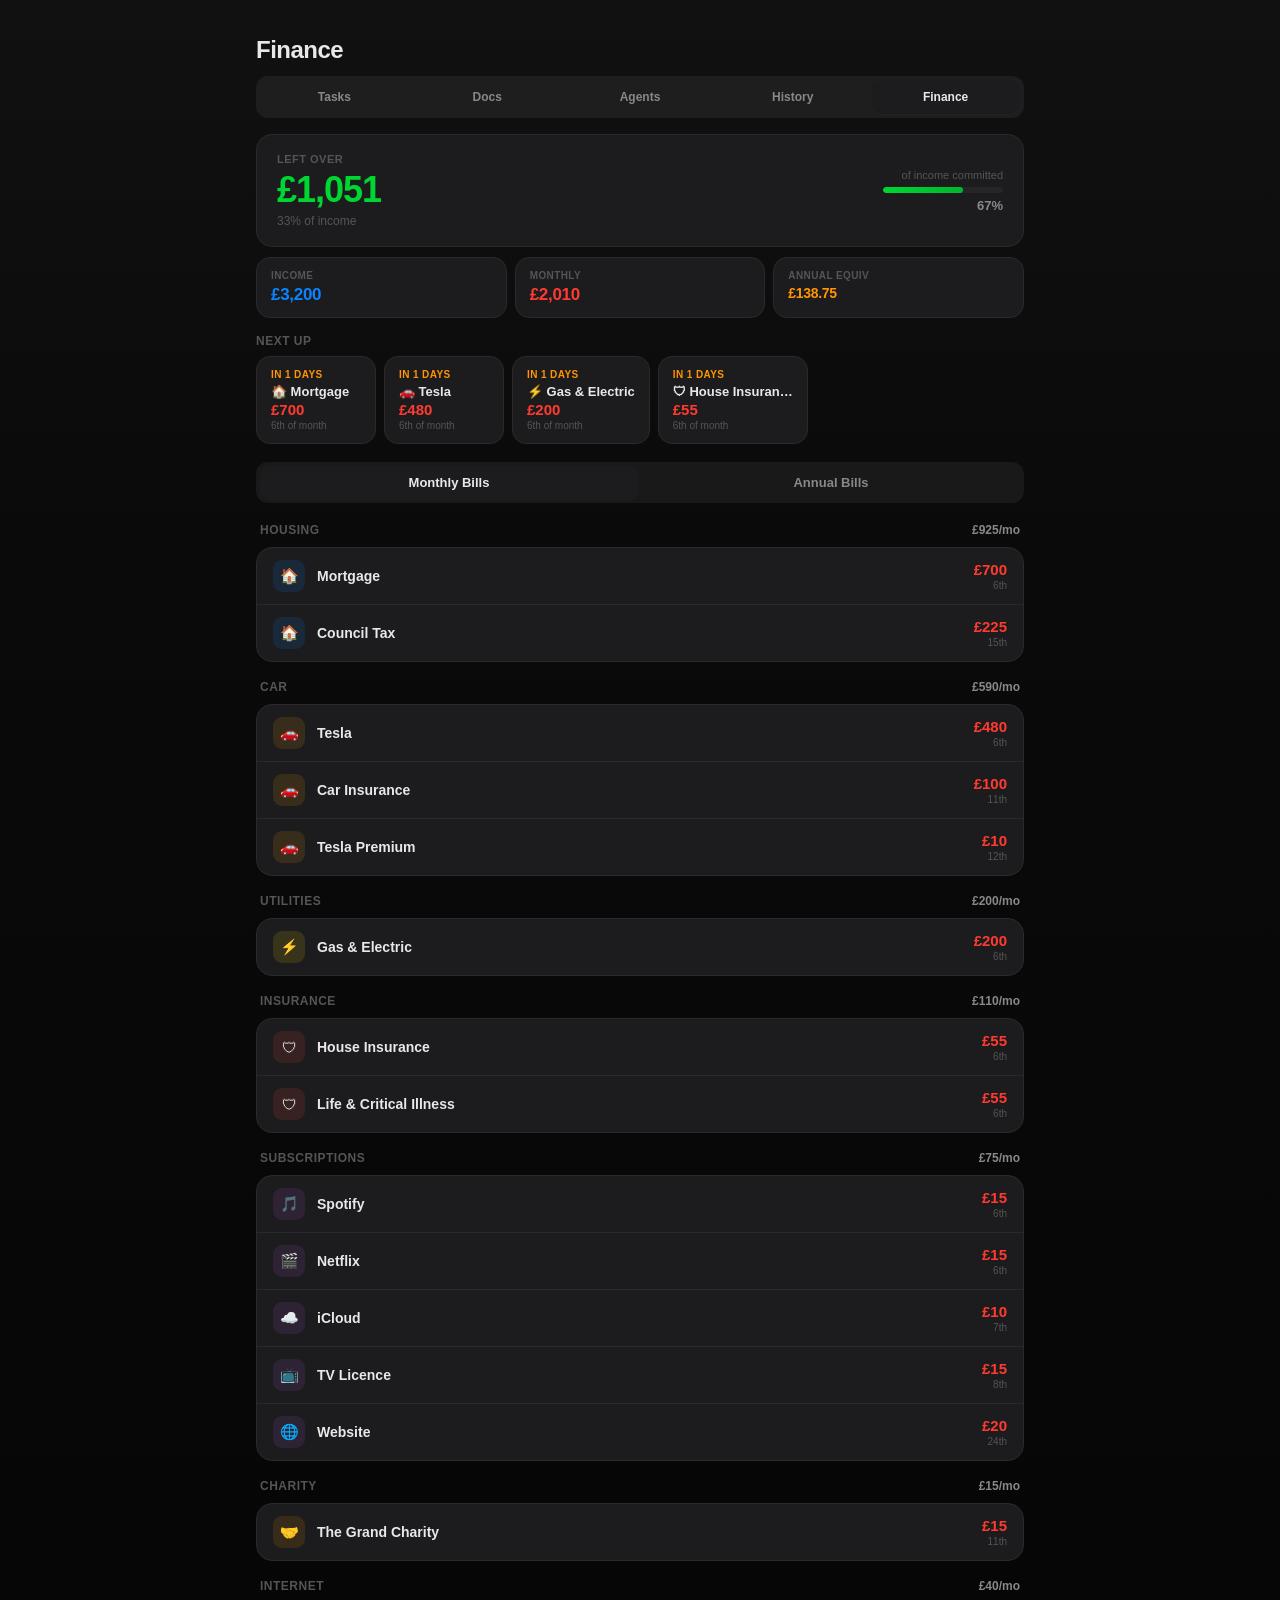
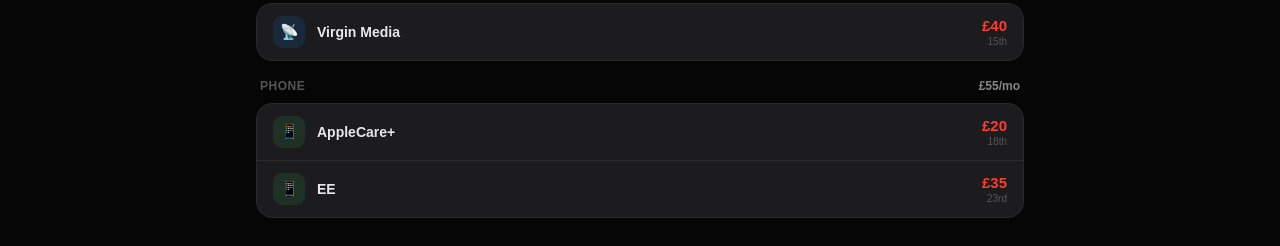
<file: finance.html>
<!DOCTYPE html>
<html lang="en" class="dark">
<head>
<meta charset="UTF-8">
<meta name="viewport" content="width=device-width,initial-scale=1,maximum-scale=1,user-scalable=no">
<meta name="theme-color" content="#050505" media="(prefers-color-scheme: dark)">
<meta name="theme-color" content="#ffffff" media="(prefers-color-scheme: light)">
<meta name="apple-mobile-web-app-capable" content="yes">
<meta name="apple-mobile-web-app-status-bar-style" content="black-translucent">
<title>Finance — Command Centre</title>
<script>
(function(){var t=localStorage.getItem('theme');if(t==='light'){document.documentElement.classList.remove('dark')}else if(t==='dark'||!t){document.documentElement.classList.add('dark')}else if(window.matchMedia&&window.matchMedia('(prefers-color-scheme:light)').matches){document.documentElement.classList.remove('dark')}})();
</script>
<style>
*{margin:0;padding:0;box-sizing:border-box}
:root{--bg:#fff;--bg2:#f5f5f5;--bg3:#e8e8e8;--text:#000;--text2:#666;--text3:#999;--border:#e0e0e0;--card:#fff;--shadow:0 1px 3px rgba(0,0,0,.08);--accent:#00D632;--red:#ff3b30;--amber:#ff9500;--blue:#0a84ff;--radius:16px}
.dark{--bg:#050505;--bg2:#161616;--bg3:#252525;--text:#e8e8e8;--text2:#888;--text3:#555;--border:#2a2a2a;--card:#1c1c1e;--shadow:0 1px 3px rgba(255,255,255,.03)}
html{background:var(--bg);min-height:100%;height:100%}
html.dark{background:#050505}
body{font-family:-apple-system,BlinkMacSystemFont,'SF Pro','Segoe UI',Roboto,sans-serif;background:var(--bg);color:var(--text);min-height:100vh;-webkit-font-smoothing:antialiased}
.dark body{background:linear-gradient(180deg,#111 0%,#0a0a0a 30%,#050505 100%)}
.container{max-width:800px;margin:0 auto;padding:16px}
header{display:flex;align-items:center;justify-content:space-between;padding:20px 0 12px;gap:12px}
header h1{font-size:24px;font-weight:700;letter-spacing:-.5px}

/* Nav */
.page-tabs{display:flex;gap:4px;background:var(--bg2);border-radius:12px;padding:4px;margin-bottom:16px}
.dark .page-tabs{background:rgba(255,255,255,.06)}
.page-tab{flex:1;padding:10px 8px;border:none;background:none;border-radius:10px;font-size:12px;font-weight:600;color:var(--text2);cursor:pointer;transition:all .2s;text-align:center;text-decoration:none;display:flex;align-items:center;justify-content:center}
.page-tab.active{background:var(--card);color:var(--text);box-shadow:var(--shadow)}

/* Hero Card */
.hero-card{background:var(--card);border:1px solid var(--border);border-radius:var(--radius);padding:18px 20px;margin-bottom:10px;display:flex;align-items:center;justify-content:space-between}
.hero-left .label{font-size:11px;font-weight:600;text-transform:uppercase;letter-spacing:.5px;color:var(--text3);margin-bottom:4px}
.hero-left .amount{font-size:36px;font-weight:800;letter-spacing:-1px;color:var(--accent)}
.hero-left .subtext{font-size:12px;color:var(--text3);margin-top:3px}
.hero-right{text-align:right}
.hero-right .bar-label{font-size:11px;color:var(--text3);margin-bottom:6px}
.budget-bar-bg{width:120px;height:6px;background:var(--bg3);border-radius:3px;overflow:hidden}
.budget-bar-fill{height:100%;border-radius:3px;background:linear-gradient(90deg,var(--accent),#00b82b);transition:width .6s}
.budget-bar-fill.warn{background:linear-gradient(90deg,var(--amber),#e67e00)}
.budget-bar-fill.danger{background:linear-gradient(90deg,var(--red),#cc2200)}
.hero-right .pct{font-size:13px;font-weight:700;color:var(--text2);margin-top:5px;text-align:right}

/* Mini Cards Row */
.mini-cards{display:grid;grid-template-columns:repeat(3,1fr);gap:8px;margin-bottom:16px}
.mini-card{background:var(--card);border:1px solid var(--border);border-radius:14px;padding:12px 14px}
.mini-card .label{font-size:10px;font-weight:600;text-transform:uppercase;letter-spacing:.4px;color:var(--text3);margin-bottom:4px}
.mini-card .amount{font-size:17px;font-weight:700;letter-spacing:-.3px}
.mini-card.income .amount{color:var(--blue)}
.mini-card.outgoing .amount{color:var(--red)}
.mini-card.annual .amount{color:var(--amber);font-size:14px}

/* Next Up */
.section-title{font-size:12px;font-weight:700;text-transform:uppercase;letter-spacing:.5px;color:var(--text3);margin-bottom:8px}
.next-up{display:flex;gap:8px;margin-bottom:16px;overflow-x:auto;padding-bottom:2px}
.next-up::-webkit-scrollbar{display:none}
.next-card{background:var(--card);border:1px solid var(--border);border-radius:14px;padding:12px 14px;flex-shrink:0;min-width:120px}
.next-card .nc-days{font-size:10px;font-weight:700;text-transform:uppercase;letter-spacing:.4px;color:var(--accent);margin-bottom:4px}
.next-card .nc-days.soon{color:var(--amber)}
.next-card .nc-days.today{color:var(--red)}
.next-card .nc-name{font-size:13px;font-weight:600;color:var(--text);margin-bottom:2px;white-space:nowrap;overflow:hidden;text-overflow:ellipsis;max-width:120px}
.next-card .nc-amt{font-size:15px;font-weight:700;color:var(--red)}
.next-card .nc-date{font-size:10px;color:var(--text3);margin-top:2px}

/* Tabs */
.tabs{display:flex;gap:4px;background:var(--bg2);border-radius:12px;padding:4px;margin-bottom:14px}
.dark .tabs{background:rgba(255,255,255,.06)}
.tab{flex:1;padding:9px 8px;border:none;background:none;border-radius:10px;font-size:13px;font-weight:600;color:var(--text2);cursor:pointer;transition:all .2s;text-align:center}
.tab.active{background:var(--card);color:var(--text);box-shadow:var(--shadow)}

/* Category Group */
.cat-group{margin-bottom:12px}
.cat-group-header{display:flex;justify-content:space-between;align-items:center;padding:6px 4px;margin-bottom:4px}
.cat-group-name{font-size:12px;font-weight:700;text-transform:uppercase;letter-spacing:.5px;color:var(--text3)}
.cat-group-total{font-size:12px;font-weight:700;color:var(--text2)}

/* Bill Row */
.bill-card{background:var(--card);border:1px solid var(--border);border-radius:var(--radius);overflow:hidden;margin-bottom:4px}
.bill-row{display:flex;align-items:center;padding:12px 16px;gap:12px;border-bottom:1px solid var(--border)}
.bill-row:last-child{border-bottom:none}
.bill-date{width:32px;height:32px;border-radius:9px;background:var(--bg2);display:flex;align-items:center;justify-content:center;font-size:11px;font-weight:700;color:var(--text2);flex-shrink:0;text-align:center;line-height:1.2}
.bill-info{flex:1;min-width:0}
.bill-name{font-size:14px;font-weight:600}
.bill-amount{font-size:15px;font-weight:700;color:var(--red);flex-shrink:0}

/* Annual badge */
.annual-badge{background:rgba(255,149,0,.12);color:#ff9500;font-size:10px;font-weight:700;padding:2px 7px;border-radius:6px;margin-left:6px}

/* Cat icon colours */
.ci{width:32px;height:32px;border-radius:9px;display:flex;align-items:center;justify-content:center;font-size:15px;flex-shrink:0}
.ci-house{background:rgba(10,132,255,.12)}
.ci-car{background:rgba(255,159,10,.12)}
.ci-sub{background:rgba(175,82,222,.12)}
.ci-insurance{background:rgba(255,69,58,.12)}
.ci-utilities{background:rgba(255,214,10,.12)}
.ci-internet{background:rgba(10,132,255,.12)}
.ci-phone{background:rgba(52,199,89,.12)}
.ci-charity{background:rgba(255,149,0,.12)}
.ci-finance{background:rgba(255,69,58,.12)}
</style>
</head>
<body>
<div class="container">
  <header>
    <h1>Finance</h1>
  </header>

  <!-- Nav -->
  <div class="page-tabs">
    <a class="page-tab" href="index.html">Tasks</a>
    <a class="page-tab" href="documents.html">Docs</a>
    <a class="page-tab" href="agents.html">Agents</a>
    <a class="page-tab" href="history.html">History</a>
    <a class="page-tab active" href="finance.html">Finance</a>
  </div>

  <!-- Hero -->
  <div class="hero-card">
    <div class="hero-left">
      <div class="label">Left Over</div>
      <div class="amount" id="heroLeft"></div>
      <div class="subtext" id="heroSub"></div>
    </div>
    <div class="hero-right">
      <div class="bar-label">of income committed</div>
      <div class="budget-bar-bg"><div class="budget-bar-fill" id="budgetBar" style="width:0%"></div></div>
      <div class="pct" id="budgetPct"></div>
    </div>
  </div>

  <!-- Mini Cards -->
  <div class="mini-cards">
    <div class="mini-card income">
      <div class="label">Income</div>
      <div class="amount" id="incomeAmt"></div>
    </div>
    <div class="mini-card outgoing">
      <div class="label">Monthly</div>
      <div class="amount" id="monthlyAmt"></div>
    </div>
    <div class="mini-card annual">
      <div class="label">Annual equiv</div>
      <div class="amount" id="annualEquiv"></div>
    </div>
  </div>

  <!-- Next Up -->
  <div class="section-title">Next Up</div>
  <div class="next-up" id="nextUp"></div>

  <!-- Tabs -->
  <div class="tabs">
    <button class="tab active" onclick="switchTab('monthly',this)">Monthly Bills</button>
    <button class="tab" onclick="switchTab('annual',this)">Annual Bills</button>
  </div>

  <div id="view-monthly"></div>
  <div id="view-annual" style="display:none"></div>
</div>

<script>
const INCOME = 3200;

const MONTHLY = [
  {day:6,  name:'Mortgage',                cat:'Housing',     icon:'🏠', ci:'ci-house',     amt:700},
  {day:15, name:'Council Tax',             cat:'Housing',     icon:'🏠', ci:'ci-house',     amt:225},
  {day:6,  name:'Tesla',                   cat:'Car',         icon:'🚗', ci:'ci-car',       amt:480},
  {day:12, name:'Tesla Premium',           cat:'Car',         icon:'🚗', ci:'ci-car',       amt:10},
  {day:11, name:'Car Insurance',           cat:'Car',         icon:'🚗', ci:'ci-car',       amt:100},
  {day:6,  name:'Gas & Electric',          cat:'Utilities',   icon:'⚡', ci:'ci-utilities', amt:200},
  {day:15, name:'Virgin Media',            cat:'Internet',    icon:'📡', ci:'ci-internet',  amt:40},
  {day:6,  name:'House Insurance',         cat:'Insurance',   icon:'🛡', ci:'ci-insurance', amt:55},
  {day:6,  name:'Life & Critical Illness', cat:'Insurance',   icon:'🛡', ci:'ci-insurance', amt:55},
  {day:18, name:'AppleCare+',             cat:'Phone',       icon:'📱', ci:'ci-phone',     amt:20},
  {day:23, name:'EE',                      cat:'Phone',       icon:'📱', ci:'ci-phone',     amt:35},
  {day:6,  name:'Spotify',                 cat:'Subscriptions',icon:'🎵',ci:'ci-sub',       amt:15},
  {day:6,  name:'Netflix',                 cat:'Subscriptions',icon:'🎬',ci:'ci-sub',       amt:15},
  {day:7,  name:'iCloud',                  cat:'Subscriptions',icon:'☁️',ci:'ci-sub',       amt:10},
  {day:8,  name:'TV Licence',              cat:'Subscriptions',icon:'📺',ci:'ci-sub',       amt:15},
  {day:24, name:'Website',                 cat:'Subscriptions',icon:'🌐',ci:'ci-sub',       amt:20},
  {day:11, name:'The Grand Charity',       cat:'Charity',     icon:'🤝', ci:'ci-charity',   amt:15},
];

const ANNUAL = [
  {month:1,  day:1,  name:'Gnoll Lodge',        cat:'Charity',      icon:'🤝', ci:'ci-charity',  amt:180},
  {month:3,  day:1,  name:'Platinum Amex Card', cat:'Finance',      icon:'💳', ci:'ci-finance',  amt:650},
  {month:6,  day:1,  name:'Proton',             cat:'Subscriptions',icon:'🔒', ci:'ci-sub',      amt:120},
  {month:6,  day:21, name:'Apple Developer',    cat:'Subscriptions',icon:'🍎', ci:'ci-sub',      amt:80},
  {month:7,  day:6,  name:'Google One',         cat:'Subscriptions',icon:'☁️', ci:'ci-sub',      amt:90},
  {month:9,  day:1,  name:'Vehicle Tax',        cat:'Car',          icon:'🚗', ci:'ci-car',      amt:195},
  {month:10, day:6,  name:'BA Amex Card',       cat:'Finance',      icon:'💳', ci:'ci-finance',  amt:350},
];

const MONTHS_SHORT = ['Jan','Feb','Mar','Apr','May','Jun','Jul','Aug','Sep','Oct','Nov','Dec'];
function fmtAmt(n){return '£'+n.toLocaleString('en-GB',{minimumFractionDigits:0})}
function ordinal(n){var s=['th','st','nd','rd'],v=n%100;return n+(s[(v-20)%10]||s[v]||s[0])}

// Calculations
const monthlyTotal = MONTHLY.reduce((s,b)=>s+b.amt,0);
const annualTotal  = ANNUAL.reduce((s,b)=>s+b.amt,0);
const annualEquiv  = annualTotal/12;
const totalOut     = monthlyTotal + annualEquiv;
const leftOver     = INCOME - totalOut;
const pct          = Math.round((totalOut/INCOME)*100);

// Hero
document.getElementById('heroLeft').textContent  = fmtAmt(Math.round(leftOver));
document.getElementById('heroSub').textContent   = Math.round((leftOver/INCOME)*100)+'% of income';
document.getElementById('incomeAmt').textContent = fmtAmt(INCOME);
document.getElementById('monthlyAmt').textContent= fmtAmt(monthlyTotal);
document.getElementById('annualEquiv').textContent= '£'+annualEquiv.toFixed(2).replace(/\.00$/,'');
document.getElementById('budgetPct').textContent = pct+'%';
var bar = document.getElementById('budgetBar');
bar.style.width = Math.min(pct,100)+'%';
if(pct>85) bar.classList.add('danger');
else if(pct>70) bar.classList.add('warn');

// Next Up — find next 4 upcoming bills this/next month
function getNextBills(){
  var now = new Date();
  var today = now.getDate();
  var thisMonth = now.getMonth()+1;
  var upcoming = [];
  MONTHLY.forEach(function(b){
    var daysUntil = b.day - today;
    if(daysUntil < 0) daysUntil += 31; // rough next month calc
    upcoming.push({name:b.name, amt:b.amt, day:b.day, daysUntil:daysUntil, icon:b.icon, thisMonth: b.day >= today});
  });
  // Also check annual bills this month or next
  ANNUAL.forEach(function(b){
    if(b.month === thisMonth && b.day >= today){
      var daysUntil = b.day - today;
      upcoming.push({name:b.name, amt:b.amt, day:b.day, daysUntil:daysUntil, icon:b.icon, thisMonth:true, annual:true});
    }
  });
  upcoming.sort(function(a,b){return a.daysUntil-b.daysUntil});
  return upcoming.slice(0,4);
}

var nextBills = getNextBills();
var nextHtml = '';
nextBills.forEach(function(b){
  var label, cls;
  if(b.daysUntil === 0){label='Today'; cls='today';}
  else if(b.daysUntil <= 3){label='In '+b.daysUntil+' days'; cls='soon';}
  else{label='In '+b.daysUntil+' days'; cls='';}
  nextHtml += '<div class="next-card">'+
    '<div class="nc-days '+cls+'">'+label+'</div>'+
    '<div class="nc-name">'+b.icon+' '+b.name+'</div>'+
    '<div class="nc-amt">'+fmtAmt(b.amt)+'</div>'+
    '<div class="nc-date">'+ordinal(b.day)+' of month</div>'+
  '</div>';
});
document.getElementById('nextUp').innerHTML = nextHtml;

// Group bills by category
function groupBy(arr, key){
  var groups = {};
  var order = [];
  arr.forEach(function(b){
    if(!groups[b[key]]){groups[b[key]]=[];order.push(b[key]);}
    groups[b[key]].push(b);
  });
  return {groups:groups, order:order};
}

// Monthly View — grouped by category
function renderMonthly(){
  var g = groupBy(MONTHLY.slice().sort((a,b)=>a.day-b.day), 'cat');
  var html = '';
  g.order.forEach(function(cat){
    var bills = g.groups[cat];
    var catTotal = bills.reduce(function(s,b){return s+b.amt},0);
    html += '<div class="cat-group">'+
      '<div class="cat-group-header">'+
        '<span class="cat-group-name">'+cat+'</span>'+
        '<span class="cat-group-total">'+fmtAmt(catTotal)+'/mo</span>'+
      '</div>'+
      '<div class="bill-card">';
    bills.forEach(function(b){
      html += '<div class="bill-row">'+
        '<div class="ci '+b.ci+'">'+b.icon+'</div>'+
        '<div class="bill-info"><div class="bill-name">'+b.name+'</div></div>'+
        '<div style="text-align:right">'+
          '<div class="bill-amount">'+fmtAmt(b.amt)+'</div>'+
          '<div style="font-size:10px;color:var(--text3);margin-top:2px">'+ordinal(b.day)+'</div>'+
        '</div>'+
      '</div>';
    });
    html += '</div></div>';
  });
  document.getElementById('view-monthly').innerHTML = html;
}

// Annual View
function renderAnnual(){
  var sorted = ANNUAL.slice().sort(function(a,b){return a.month!==b.month?a.month-b.month:a.day-b.day});
  var html = '<div class="cat-group-header"><span class="cat-group-name">Annual Bills</span><span class="cat-group-total">£'+annualTotal.toLocaleString('en-GB')+'/yr · '+fmtAmt(Math.round(annualEquiv))+'/mo equiv</span></div>';
  html += '<div class="bill-card">';
  sorted.forEach(function(b){
    html += '<div class="bill-row">'+
      '<div class="ci '+b.ci+'">'+b.icon+'</div>'+
      '<div class="bill-info"><div class="bill-name">'+b.name+'<span class="annual-badge">Annual</span></div></div>'+
      '<div style="text-align:right">'+
        '<div class="bill-amount">'+fmtAmt(b.amt)+'</div>'+
        '<div style="font-size:10px;color:var(--text3);margin-top:2px">'+ordinal(b.day)+' '+MONTHS_SHORT[b.month-1]+'</div>'+
      '</div>'+
    '</div>';
  });
  html += '</div>';
  document.getElementById('view-annual').innerHTML = html;
}

function switchTab(name, el){
  document.querySelectorAll('.tabs .tab').forEach(function(t){t.classList.remove('active')});
  el.classList.add('active');
  ['monthly','annual'].forEach(function(v){
    document.getElementById('view-'+v).style.display = v===name?'block':'none';
  });
}

renderMonthly();
renderAnnual();
</script>
</body>
</html>
</file>
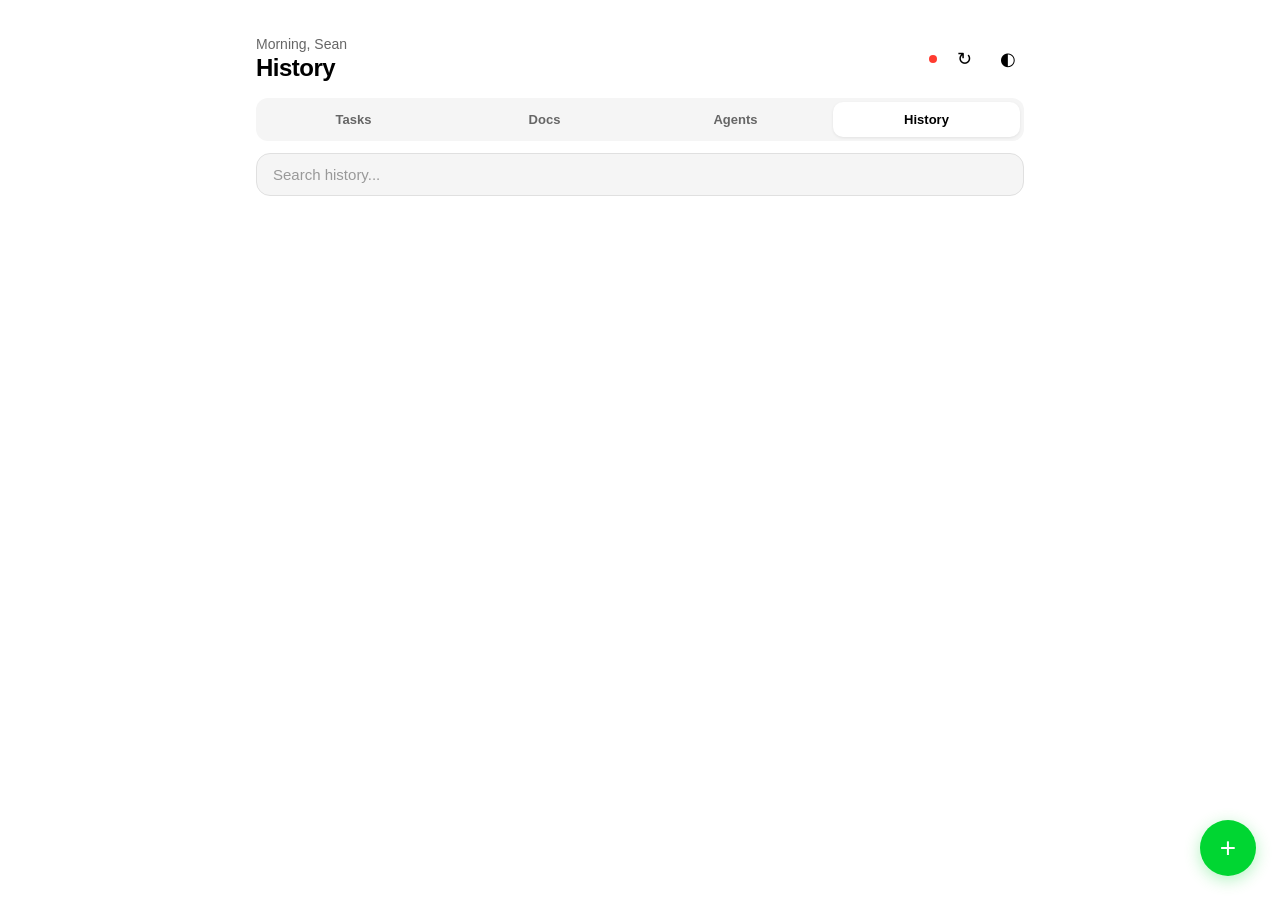
<file: history.html>
<!DOCTYPE html>
<html lang="en">
<head>
<meta charset="UTF-8">
<meta name="viewport" content="width=device-width,initial-scale=1,maximum-scale=1,user-scalable=no">
<title>History</title>
<link rel="stylesheet" href="styles.css">
<link rel="manifest" href="manifest.json">
<meta name="theme-color" content="#00D632">
<script>(function(){var t=localStorage.getItem('theme');if(t==='dark'||(!t&&matchMedia('(prefers-color-scheme:dark)').matches))document.documentElement.classList.add('dark')})()</script>
</head>
<body>
<div class="container">
  <header>
    <div>
      <div id="greeting" style="font-size:14px;color:var(--text2);font-weight:500;margin-bottom:2px"></div>
      <h1 style="margin:0">History</h1>
    </div>
    <div class="header-actions">
      <div class="conn-dot" id="connDot" title="Disconnected"></div>
      <button class="icon-btn" onclick="loadHistory()" title="Refresh">&#x21BB;</button>
      <button class="icon-btn" onclick="toggleTheme()" title="Toggle theme">&#x25D0;</button>
    </div>
  </header>

  <!-- Page Nav -->
  <div class="tabs" style="margin-bottom:12px">
    <button class="tab" data-page="index.html" onclick="window.location.href='index.html'">Tasks</button>
    <button class="tab" data-page="documents.html" onclick="window.location.href='documents.html'">Docs</button>
    <button class="tab" data-page="agents.html" onclick="window.location.href='agents.html'">Agents</button>
    <button class="tab" data-page="history.html" onclick="window.location.href='history.html'">History</button>
  </div>

  <!-- Search -->
  <div class="search-wrap">
    <input class="search-input" id="searchInput" type="text" placeholder="Search history..." autocomplete="off">
  </div>

  <!-- Topic filter pills -->
  <div class="filters" id="topicFilters"></div>

  <!-- History entries -->
  <div id="historyList"></div>
</div>

<button class="fab" onclick="openModal()" title="Add entry">+</button>

<!-- Detail overlay -->
<div class="detail-overlay" id="detailOverlay" onclick="if(event.target===this)closeDetail()">
  <div class="detail-card" id="detailCard"></div>
</div>

<!-- Add/Edit Modal -->
<div class="modal-overlay" id="entryModal">
  <div class="modal">
    <h2 id="modalTitle">Add History Entry</h2>
    <input type="hidden" id="entryId">
    <div class="form-group"><label>Date</label><input type="date" id="fDate"></div>
    <div class="form-group"><label>Title</label><input id="fTitle" placeholder="Session summary..."></div>
    <div class="form-group"><label>Topics (comma-separated)</label><input id="fTopics" placeholder="dashboard, jobello, work"></div>
    <div class="form-group"><label>Decisions</label><textarea id="fDecisions" placeholder="Key decisions made..."></textarea></div>
    <div class="form-group"><label>Work Done</label><textarea id="fWorkDone" placeholder="What was accomplished..."></textarea></div>
    <div class="form-group"><label>Files Changed</label><textarea id="fFiles" placeholder="Files created or modified..."></textarea></div>
    <div class="form-group"><label>Notes</label><textarea id="fNotes" placeholder="Any other context..."></textarea></div>
    <div class="btn-row">
      <button class="btn btn-secondary" onclick="closeEntryModal()">Cancel</button>
      <button class="btn btn-danger" id="deleteBtn" style="display:none" onclick="deleteEntry()">Delete</button>
      <button class="btn btn-primary" onclick="saveEntry()">Save</button>
    </div>
  </div>
</div>

<script src="common.js"></script>
<script>
var historyData=[], activeTopic='All', searchTerm='';

// Init
updateGreeting('greeting');
checkConnection('connDot');
setInterval(function(){checkConnection('connDot')},15000);

// Load data
async function loadHistory(){
  try{
    var url=searchTerm?API+'/api/history/search?q='+encodeURIComponent(searchTerm):API+'/api/history';
    var r=await fetch(url);
    historyData=await r.json();
    buildTopicFilters();
    renderHistory();
  }catch(e){console.error('Failed to load history',e)}
}

function buildTopicFilters(){
  var allTopics=new Set();
  historyData.forEach(function(e){
    if(e.topics)(e.topics).split(',').forEach(function(t){var tr=t.trim();if(tr)allTopics.add(tr.charAt(0).toUpperCase()+tr.slice(1).toLowerCase())});
  });
  var sorted=Array.from(allTopics).sort();
  var wrap=document.getElementById('topicFilters');
  wrap.innerHTML='<button class="fpill'+(activeTopic==='All'?' active':'')+'" onclick="filterTopic(\'All\')">All</button>';
  sorted.forEach(function(t){
    wrap.innerHTML+='<button class="fpill'+(activeTopic===t?' active':'')+'" onclick="filterTopic(\''+t+'\')">'+t+'</button>';
  });
}

function filterTopic(t){
  activeTopic=t;
  buildTopicFilters();
  renderHistory();
}

function renderHistory(){
  var list=document.getElementById('historyList');
  var filtered=historyData;
  if(activeTopic!=='All'){
    filtered=filtered.filter(function(e){return e.topics&&e.topics.toLowerCase().split(',').map(function(s){return s.trim()}).indexOf(activeTopic.toLowerCase())>=0});
  }
  if(!filtered.length){list.innerHTML='<div class="empty">No history entries found</div>';return}
  list.innerHTML=filtered.map(function(e){
    var topics=(e.topics||'').split(',').filter(function(t){return t.trim()}).map(function(t){return '<span class="topic-pill">'+t.trim()+'</span>'}).join('');
    var sections=[];
    if(e.decisions)sections.push(makeSection('Decisions',e.decisions,e.id+'d'));
    if(e.workDone)sections.push(makeSection('Work Done',e.workDone,e.id+'w'));
    if(e.filesChanged)sections.push(makeSection('Files Changed',e.filesChanged,e.id+'f'));
    if(e.notes)sections.push(makeSection('Notes',e.notes,e.id+'n'));
    return '<div class="card" onclick="openDetail('+e.id+')" data-id="'+e.id+'"><div class="card-date">'+formatDate(e.date)+'</div><div class="card-title">'+esc(e.title)+'</div><div class="card-topics">'+topics+'</div>'+sections.join('')+'</div>';
  }).join('');
}

function makeSection(label,content,uid){
  return '<div class="card-section" onclick="event.stopPropagation()"><div class="card-section-header" onclick="toggleSection(\''+uid+'\')"><span class="card-section-arrow" id="arrow-'+uid+'">&#x25B6;</span> '+label+'</div><div class="card-section-body" id="body-'+uid+'">'+esc(content)+'</div></div>';
}

function toggleSection(uid){
  document.getElementById('arrow-'+uid).classList.toggle('open');
  document.getElementById('body-'+uid).classList.toggle('open');
}

// Detail overlay
function openDetail(id){
  var e=historyData.find(function(h){return h.id===id});
  if(!e)return;
  var topics=(e.topics||'').split(',').filter(function(t){return t.trim()}).map(function(t){return '<span class="topic-pill">'+t.trim()+'</span>'}).join('');
  var sections=[];
  if(e.decisions)sections.push('<div class="detail-section"><div class="detail-section-title">Decisions</div><div class="detail-section-body">'+esc(e.decisions)+'</div></div>');
  if(e.workDone)sections.push('<div class="detail-section"><div class="detail-section-title">Work Done</div><div class="detail-section-body">'+esc(e.workDone)+'</div></div>');
  if(e.filesChanged)sections.push('<div class="detail-section"><div class="detail-section-title">Files Changed</div><div class="detail-section-body">'+esc(e.filesChanged)+'</div></div>');
  if(e.notes)sections.push('<div class="detail-section"><div class="detail-section-title">Notes</div><div class="detail-section-body">'+esc(e.notes)+'</div></div>');
  document.getElementById('detailCard').innerHTML=
    '<div class="detail-top"><h2>'+esc(e.title)+'</h2><button class="detail-x" onclick="closeDetail()">&#x2715;</button></div>'+
    '<div class="detail-date">'+formatDate(e.date)+'</div>'+
    '<div class="detail-topics">'+topics+'</div>'+
    sections.join('')+
    '<div class="detail-btns"><button class="btn btn-secondary" onclick="closeDetail()">Close</button><button class="btn btn-primary" onclick="closeDetail();editEntry('+e.id+')">Edit</button></div>';
  document.getElementById('detailOverlay').classList.add('open');
}

function closeDetail(){document.getElementById('detailOverlay').classList.remove('open')}

// Modal (add/edit)
var editingId=null;
function openModal(id){
  editingId=id||null;
  document.getElementById('modalTitle').textContent=editingId?'Edit Entry':'Add History Entry';
  document.getElementById('deleteBtn').style.display=editingId?'':'none';
  if(editingId){
    var e=historyData.find(function(h){return h.id===editingId});
    if(e){
      document.getElementById('fDate').value=e.date||'';
      document.getElementById('fTitle').value=e.title||'';
      document.getElementById('fTopics').value=e.topics||'';
      document.getElementById('fDecisions').value=e.decisions||'';
      document.getElementById('fWorkDone').value=e.workDone||'';
      document.getElementById('fFiles').value=e.filesChanged||'';
      document.getElementById('fNotes').value=e.notes||'';
    }
  }else{
    document.getElementById('fDate').value=new Date().toISOString().slice(0,10);
    document.getElementById('fTitle').value='';
    document.getElementById('fTopics').value='';
    document.getElementById('fDecisions').value='';
    document.getElementById('fWorkDone').value='';
    document.getElementById('fFiles').value='';
    document.getElementById('fNotes').value='';
  }
  document.getElementById('entryModal').classList.add('open');
}

function closeEntryModal(){document.getElementById('entryModal').classList.remove('open');editingId=null}
function editEntry(id){openModal(id)}

async function saveEntry(){
  var body={
    date:document.getElementById('fDate').value,
    title:document.getElementById('fTitle').value,
    topics:document.getElementById('fTopics').value,
    decisions:document.getElementById('fDecisions').value,
    workDone:document.getElementById('fWorkDone').value,
    filesChanged:document.getElementById('fFiles').value,
    notes:document.getElementById('fNotes').value
  };
  if(!body.title){alert('Title is required');return}
  try{
    if(editingId){
      await fetch(API+'/api/history/'+editingId,{method:'PUT',headers:{'Content-Type':'application/json'},body:JSON.stringify(body)});
      showToast('Entry updated','success');
    }else{
      await fetch(API+'/api/history',{method:'POST',headers:{'Content-Type':'application/json'},body:JSON.stringify(body)});
      showToast('Entry added','success');
    }
    closeEntryModal();
    loadHistory();
  }catch(e){console.error('Save failed',e)}
}

async function deleteEntry(){
  if(!editingId)return;
  if(!confirm('Delete this entry?'))return;
  try{
    await fetch(API+'/api/history/'+editingId,{method:'DELETE'});
    closeEntryModal();
    loadHistory();
    showToast('Entry deleted','info');
  }catch(e){console.error('Delete failed',e)}
}

// Search with debounce
var debounceTimer;
document.getElementById('searchInput').addEventListener('input',function(){
  clearTimeout(debounceTimer);
  var self=this;
  debounceTimer=setTimeout(function(){
    searchTerm=self.value.trim();
    loadHistory();
  },300);
});

// Init
loadHistory();
</script>
</body>
</html>
</file>
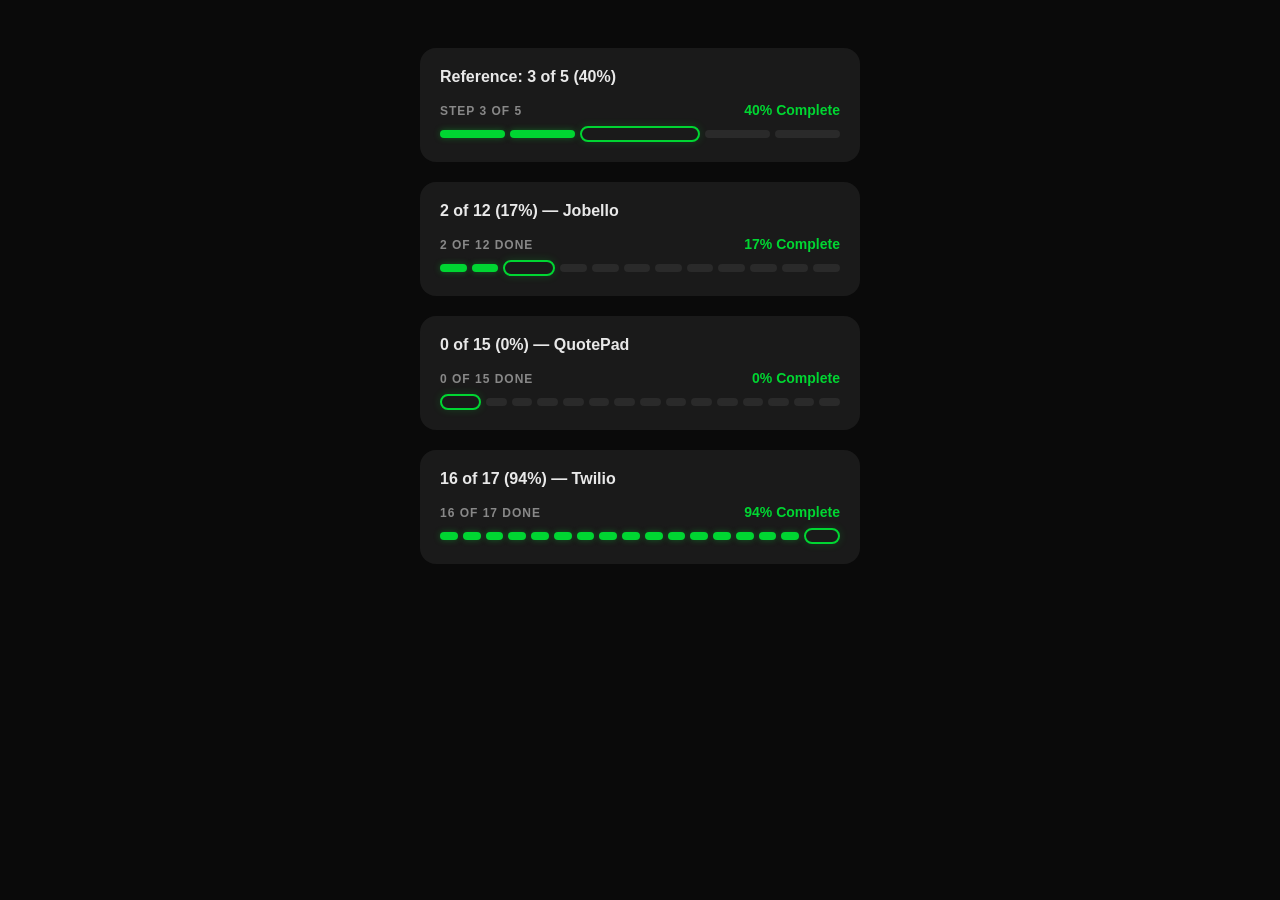
<file: pill-test.html>
<!DOCTYPE html>
<html lang="en">
<head>
<meta charset="UTF-8">
<meta name="viewport" content="width=device-width,initial-scale=1">
<title>Pill Test</title>
<style>
body{background:#0a0a0a;color:#e8e8e8;font-family:-apple-system,BlinkMacSystemFont,sans-serif;padding:20px}
.card{background:#1a1a1a;border-radius:16px;padding:20px;max-width:400px;margin:20px auto}
h3{margin:0 0 16px;font-size:16px}

/* Step header */
.step-header{display:flex;justify-content:space-between;align-items:baseline;margin-bottom:8px}
.step-label{font-size:12px;font-weight:700;color:#888;letter-spacing:1px;text-transform:uppercase}
.step-pct{font-size:14px;font-weight:700;color:#00D632}

/* Progress bar */
.seg-bar{display:flex;flex-direction:row;gap:5px;align-items:center}
.seg{height:8px;border-radius:99px;flex:1}

/* Done: solid green */
.seg.done{background:#00D632;box-shadow:0 0 6px rgba(0,214,50,.35)}

/* Current: green outline, hollow, taller + wider */
.seg.current{background:transparent;border:2px solid #00D632;height:12px;border-radius:99px;box-shadow:0 0 8px rgba(0,214,50,.2);flex:1.8}

/* Pending: faint muted grey */
.seg.pending{background:#2a2a2a}

/* Labels */
.label{font-size:11px;color:#666;margin-top:12px;text-align:center}
</style>
</head>
<body>

<div class="card">
  <h3>Reference: 3 of 5 (40%)</h3>
  <div class="step-header">
    <span class="step-label">Step 3 of 5</span>
    <span class="step-pct">40% Complete</span>
  </div>
  <div class="seg-bar">
    <div class="seg done"></div>
    <div class="seg done"></div>
    <div class="seg current"></div>
    <div class="seg pending"></div>
    <div class="seg pending"></div>
  </div>
</div>

<div class="card">
  <h3>2 of 12 (17%) — Jobello</h3>
  <div class="step-header">
    <span class="step-label">2 of 12 done</span>
    <span class="step-pct">17% Complete</span>
  </div>
  <div class="seg-bar">
    <div class="seg done"></div>
    <div class="seg done"></div>
    <div class="seg current"></div>
    <div class="seg pending"></div>
    <div class="seg pending"></div>
    <div class="seg pending"></div>
    <div class="seg pending"></div>
    <div class="seg pending"></div>
    <div class="seg pending"></div>
    <div class="seg pending"></div>
    <div class="seg pending"></div>
    <div class="seg pending"></div>
  </div>
</div>

<div class="card">
  <h3>0 of 15 (0%) — QuotePad</h3>
  <div class="step-header">
    <span class="step-label">0 of 15 done</span>
    <span class="step-pct">0% Complete</span>
  </div>
  <div class="seg-bar">
    <div class="seg current"></div>
    <div class="seg pending"></div>
    <div class="seg pending"></div>
    <div class="seg pending"></div>
    <div class="seg pending"></div>
    <div class="seg pending"></div>
    <div class="seg pending"></div>
    <div class="seg pending"></div>
    <div class="seg pending"></div>
    <div class="seg pending"></div>
    <div class="seg pending"></div>
    <div class="seg pending"></div>
    <div class="seg pending"></div>
    <div class="seg pending"></div>
    <div class="seg pending"></div>
  </div>
</div>

<div class="card">
  <h3>16 of 17 (94%) — Twilio</h3>
  <div class="step-header">
    <span class="step-label">16 of 17 done</span>
    <span class="step-pct">94% Complete</span>
  </div>
  <div class="seg-bar">
    <div class="seg done"></div>
    <div class="seg done"></div>
    <div class="seg done"></div>
    <div class="seg done"></div>
    <div class="seg done"></div>
    <div class="seg done"></div>
    <div class="seg done"></div>
    <div class="seg done"></div>
    <div class="seg done"></div>
    <div class="seg done"></div>
    <div class="seg done"></div>
    <div class="seg done"></div>
    <div class="seg done"></div>
    <div class="seg done"></div>
    <div class="seg done"></div>
    <div class="seg done"></div>
    <div class="seg current"></div>
  </div>
</div>

</body>
</html>
</file>
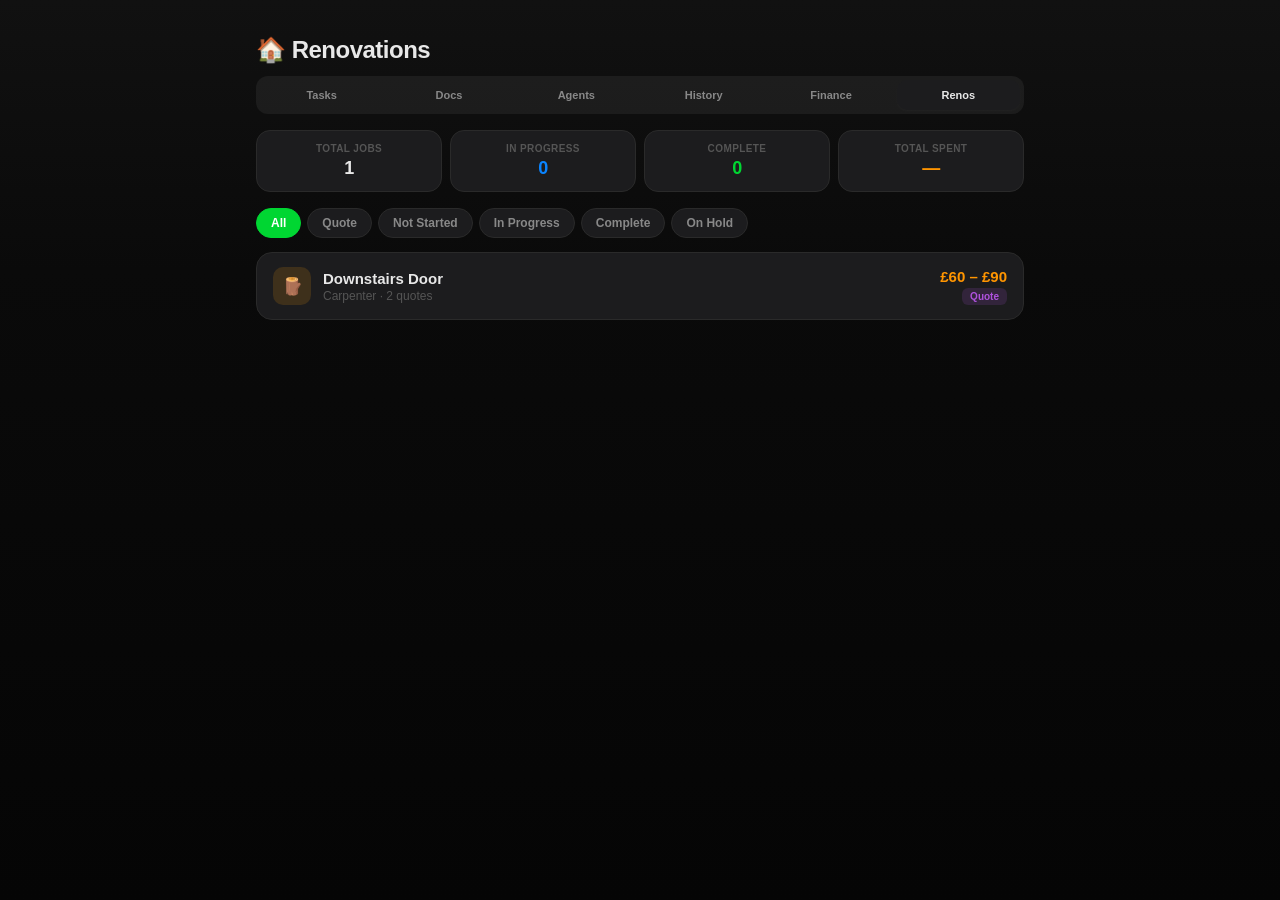
<file: renovations.html>
<!DOCTYPE html>
<html lang="en" class="dark">
<head>
<meta charset="UTF-8">
<meta name="viewport" content="width=device-width,initial-scale=1,maximum-scale=1,user-scalable=no">
<meta name="theme-color" content="#050505" media="(prefers-color-scheme: dark)">
<meta name="apple-mobile-web-app-capable" content="yes">
<meta name="apple-mobile-web-app-status-bar-style" content="black-translucent">
<title>Renovations — Command Centre</title>
<script>(function(){var t=localStorage.getItem('theme');if(t==='light'){document.documentElement.classList.remove('dark')}else{document.documentElement.classList.add('dark')}})();</script>
<style>
*{margin:0;padding:0;box-sizing:border-box}
:root{--bg:#fff;--bg2:#f5f5f5;--bg3:#e8e8e8;--text:#000;--text2:#666;--text3:#999;--border:#e0e0e0;--card:#fff;--shadow:0 1px 3px rgba(0,0,0,.08);--accent:#00D632;--red:#ff3b30;--amber:#ff9500;--blue:#0a84ff;--purple:#af52de;--radius:16px}
.dark{--bg:#050505;--bg2:#161616;--bg3:#252525;--text:#e8e8e8;--text2:#888;--text3:#555;--border:#2a2a2a;--card:#1c1c1e;--shadow:0 1px 3px rgba(255,255,255,.03)}
html,body{background:var(--bg);min-height:100vh}
.dark body{background:linear-gradient(180deg,#111 0%,#0a0a0a 30%,#050505 100%)}
body{font-family:-apple-system,BlinkMacSystemFont,'SF Pro',sans-serif;color:var(--text);-webkit-font-smoothing:antialiased}
.container{max-width:800px;margin:0 auto;padding:16px}
header{padding:20px 0 12px}
header h1{font-size:24px;font-weight:700;letter-spacing:-.5px}

/* Nav */
.page-tabs{display:flex;gap:4px;background:var(--bg2);border-radius:12px;padding:4px;margin-bottom:16px;overflow-x:auto}
.dark .page-tabs{background:rgba(255,255,255,.06)}
.page-tab{flex:1;min-width:fit-content;padding:9px 8px;border:none;background:none;border-radius:10px;font-size:11px;font-weight:600;color:var(--text2);cursor:pointer;transition:all .2s;text-align:center;text-decoration:none;display:flex;align-items:center;justify-content:center;white-space:nowrap}
.page-tab.active{background:var(--card);color:var(--text);box-shadow:var(--shadow)}

/* Summary */
.summary-grid{display:grid;grid-template-columns:repeat(4,1fr);gap:8px;margin-bottom:16px}
.sum-card{background:var(--card);border:1px solid var(--border);border-radius:14px;padding:12px 14px;text-align:center}
.sum-card .label{font-size:10px;font-weight:600;text-transform:uppercase;letter-spacing:.4px;color:var(--text3);margin-bottom:4px}
.sum-card .val{font-size:18px;font-weight:700;letter-spacing:-.3px}
.sum-card.total .val{color:var(--amber)}
.sum-card.done .val{color:var(--accent)}
.sum-card.progress .val{color:var(--blue)}
.sum-card.jobs .val{color:var(--text)}

/* Filters */
.filters{display:flex;gap:6px;margin-bottom:14px;flex-wrap:wrap}
.filter-pill{padding:7px 14px;border:1px solid var(--border);border-radius:20px;font-size:12px;font-weight:600;color:var(--text2);background:var(--card);cursor:pointer;transition:all .2s}
.filter-pill.active{background:var(--accent);border-color:var(--accent);color:#fff}

/* Job group card */
.group-card{background:var(--card);border:1px solid var(--border);border-radius:var(--radius);margin-bottom:12px;overflow:hidden}
.group-header{display:flex;align-items:center;gap:12px;padding:14px 16px;cursor:pointer}
.group-icon{width:38px;height:38px;border-radius:10px;display:flex;align-items:center;justify-content:center;font-size:17px;flex-shrink:0}
.group-main{flex:1;min-width:0}
.group-title{font-size:15px;font-weight:700}
.group-sub{font-size:12px;color:var(--text3);margin-top:2px}
.group-right{text-align:right;flex-shrink:0}
.group-cost{font-size:15px;font-weight:700;color:var(--amber)}
.group-meta{font-size:11px;color:var(--text3);margin-top:3px}

/* Quote comparison table */
.quotes-panel{display:none;border-top:1px solid var(--border)}
.quotes-panel.open{display:block}
.quotes-table{width:100%;border-collapse:collapse}
.quotes-table th{font-size:10px;font-weight:700;text-transform:uppercase;letter-spacing:.4px;color:var(--text3);padding:10px 16px;text-align:left;border-bottom:1px solid var(--border);background:var(--bg2)}
.quotes-table td{padding:12px 16px;font-size:13px;border-bottom:1px solid var(--border);vertical-align:middle}
.quotes-table tr:last-child td{border-bottom:none}
.quotes-table tr.cheapest td{background:rgba(0,214,50,.04)}
.cheapest-tag{font-size:10px;font-weight:700;color:var(--accent);background:rgba(0,214,50,.12);padding:2px 7px;border-radius:5px;margin-left:6px}

/* Status badges */
.badge{font-size:10px;font-weight:700;padding:3px 8px;border-radius:6px;display:inline-block}
.badge-quote       {background:rgba(175,82,222,.15);color:#af52de}
.badge-not-started {background:rgba(142,142,147,.15);color:#8e8e93}
.badge-in-progress {background:rgba(10,132,255,.15);color:#0a84ff}
.badge-complete    {background:rgba(0,214,50,.15);color:#00D632}
.badge-on-hold     {background:rgba(255,69,58,.15);color:#ff453a}
.badge-high        {background:rgba(255,69,58,.15);color:#ff453a}
.badge-medium      {background:rgba(255,159,10,.15);color:#ff9f0a}
.badge-low         {background:rgba(50,215,75,.15);color:#32d74b}

/* Cat icons */
.ci-carpenter  {background:rgba(255,159,10,.15)}
.ci-plumber    {background:rgba(10,132,255,.15)}
.ci-electrician{background:rgba(255,214,10,.15)}
.ci-landscaping{background:rgba(50,215,75,.15)}
.ci-builder    {background:rgba(255,69,58,.15)}
.ci-decorator  {background:rgba(175,82,222,.15)}
.ci-groundwork {background:rgba(142,142,147,.15)}
.ci-tiler      {background:rgba(10,132,255,.15)}
.ci-other      {background:rgba(99,99,102,.15)}

.empty{text-align:center;padding:48px 20px;color:var(--text3)}
.cost-val{font-weight:700}
.cost-labour{color:var(--blue)}
.cost-materials{color:var(--purple)}
.cost-total{color:var(--amber);font-size:14px}
.notes-cell{color:var(--text3);font-size:12px;font-style:italic}
</style>
</head>
<body>
<div class="container">
  <header><h1>🏠 Renovations</h1></header>

  <div class="page-tabs">
    <a class="page-tab" href="index.html">Tasks</a>
    <a class="page-tab" href="documents.html">Docs</a>
    <a class="page-tab" href="agents.html">Agents</a>
    <a class="page-tab" href="history.html">History</a>
    <a class="page-tab" href="finance.html">Finance</a>
    <a class="page-tab active" href="renovations.html">Renos</a>
  </div>

  <div class="summary-grid">
    <div class="sum-card jobs">    <div class="label">Total Jobs</div><div class="val" id="totalJobs">0</div></div>
    <div class="sum-card progress"><div class="label">In Progress</div><div class="val" id="inProgress">0</div></div>
    <div class="sum-card done">    <div class="label">Complete</div><div class="val" id="complete">0</div></div>
    <div class="sum-card total">   <div class="label">Total Spent</div><div class="val" id="totalCost">£0</div></div>
  </div>

  <div class="filters">
    <button class="filter-pill active" onclick="filter('all',this)">All</button>
    <button class="filter-pill" onclick="filter('Quote',this)">Quote</button>
    <button class="filter-pill" onclick="filter('Not Started',this)">Not Started</button>
    <button class="filter-pill" onclick="filter('In Progress',this)">In Progress</button>
    <button class="filter-pill" onclick="filter('Complete',this)">Complete</button>
    <button class="filter-pill" onclick="filter('On Hold',this)">On Hold</button>
  </div>

  <div id="jobList"></div>
</div>

<script>
const JOBS = [
  {task:"Downstairs Door",cat:"Carpenter",contractor:"A1 Carpentry",name:"",phone:"",email:"",quoteDate:"14/03/2026",startDate:"",endDate:"",labour:90,materials:0,status:"Quote",priority:"Medium",notes:"Materials supplied by owner"},
  {task:"Downstairs Door",cat:"Carpenter",contractor:"C.A Handyman",name:"",phone:"",email:"",quoteDate:"14/03/2026",startDate:"",endDate:"",labour:60,materials:0,status:"Quote",priority:"Low",notes:"Materials supplied by owner — cheaper labour"},
];

const CAT_ICONS = {Carpenter:"🪵",Plumber:"🔧",Electrician:"⚡",Landscaping:"🌿",Builder:"🧱",Decorator:"🎨",Groundwork:"⛏",Tiler:"🪟",Other:"🔨"};
const CAT_CI    = {Carpenter:"ci-carpenter",Plumber:"ci-plumber",Electrician:"ci-electrician",Landscaping:"ci-landscaping",Builder:"ci-builder",Decorator:"ci-decorator",Groundwork:"ci-groundwork",Tiler:"ci-tiler",Other:"ci-other"};

function fmtAmt(n){return n?'£'+Number(n).toLocaleString('en-GB',{minimumFractionDigits:0}):'—'}

function statusBadge(s){
  const map={'Quote':'badge-quote','Not Started':'badge-not-started','In Progress':'badge-in-progress','Complete':'badge-complete','On Hold':'badge-on-hold'};
  return `<span class="badge ${map[s]||'badge-not-started'}">${s}</span>`;
}
function priorityBadge(p){
  const map={'High':'badge-high','Medium':'badge-medium','Low':'badge-low'};
  return `<span class="badge ${map[p]||'badge-medium'}">${p}</span>`;
}

let activeFilter = 'all';
function filter(val, el){
  activeFilter = val;
  document.querySelectorAll('.filter-pill').forEach(p=>p.classList.remove('active'));
  el.classList.add('active');
  render();
}

function toggle(id){
  const p = document.getElementById('panel'+id);
  p.classList.toggle('open');
}

function groupJobs(jobs){
  const groups = {};
  jobs.forEach(j=>{
    if(!groups[j.task]) groups[j.task] = [];
    groups[j.task].push(j);
  });
  return groups;
}

function render(){
  // Summaries (always from full JOBS list)
  const uniqueTasks = [...new Set(JOBS.map(j=>j.task))];
  document.getElementById('totalJobs').textContent = uniqueTasks.length;
  document.getElementById('inProgress').textContent = JOBS.filter(j=>j.status==='In Progress').length;
  document.getElementById('complete').textContent   = JOBS.filter(j=>j.status==='Complete').length;
  const spent = JOBS.filter(j=>j.status==='Complete').reduce((s,j)=>s+(j.labour||0)+(j.materials||0),0);
  document.getElementById('totalCost').textContent  = fmtAmt(spent)||'£0';

  // Filter
  let filtered = JOBS;
  if(activeFilter !== 'all') filtered = JOBS.filter(j=>j.status===activeFilter);

  const groups = groupJobs(filtered);
  const list = document.getElementById('jobList');

  if(!Object.keys(groups).length){list.innerHTML='<div class="empty">No jobs found</div>';return;}

  let html = '';
  Object.entries(groups).forEach(([taskName, quotes], gi)=>{
    const icon = CAT_ICONS[quotes[0].cat]||'🔨';
    const ci   = CAT_CI[quotes[0].cat]||'ci-other';
    const quoteCount = quotes.length;
    const minTotal = Math.min(...quotes.map(q=>(q.labour||0)+(q.materials||0)));
    const maxTotal = Math.max(...quotes.map(q=>(q.labour||0)+(q.materials||0)));
    const rangeStr = minTotal===maxTotal ? fmtAmt(minTotal) : `${fmtAmt(minTotal)} – ${fmtAmt(maxTotal)}`;
    const statuses = [...new Set(quotes.map(q=>q.status))];

    html += `<div class="group-card">
      <div class="group-header" onclick="toggle(${gi})">
        <div class="group-icon ${ci}">${icon}</div>
        <div class="group-main">
          <div class="group-title">${taskName}</div>
          <div class="group-sub">${quotes[0].cat} · ${quoteCount} quote${quoteCount>1?'s':''}</div>
        </div>
        <div class="group-right">
          <div class="group-cost">${rangeStr}</div>
          <div class="group-meta">${statuses.map(s=>statusBadge(s)).join(' ')}</div>
        </div>
      </div>
      <div class="quotes-panel" id="panel${gi}">
        <table class="quotes-table">
          <thead><tr>
            <th>Contractor</th>
            <th>Labour</th>
            <th>Materials</th>
            <th>Total</th>
            <th>Status</th>
            <th>Notes</th>
          </tr></thead>
          <tbody>`;

    // Sort by total cost ascending
    const sorted = [...quotes].sort((a,b)=>((a.labour||0)+(a.materials||0))-((b.labour||0)+(b.materials||0)));
    sorted.forEach((q, qi)=>{
      const total = (q.labour||0)+(q.materials||0);
      const cheapest = quoteCount>1 && qi===0;
      html += `<tr class="${cheapest?'cheapest':''}">
        <td><strong>${q.contractor||'—'}</strong>${cheapest?'<span class="cheapest-tag">Cheapest</span>':''}${q.quoteDate?`<br><span style="font-size:11px;color:var(--text3)">${q.quoteDate}</span>`:''}</td>
        <td class="cost-val cost-labour">${fmtAmt(q.labour)}</td>
        <td class="cost-val cost-materials">${fmtAmt(q.materials)}</td>
        <td class="cost-val cost-total">${fmtAmt(total)}</td>
        <td>${statusBadge(q.status)} ${priorityBadge(q.priority)}</td>
        <td class="notes-cell">${q.notes||''}</td>
      </tr>`;
    });

    html += `</tbody></table></div></div>`;
  });

  list.innerHTML = html;
}

render();
</script>
</body>
</html>
</file>
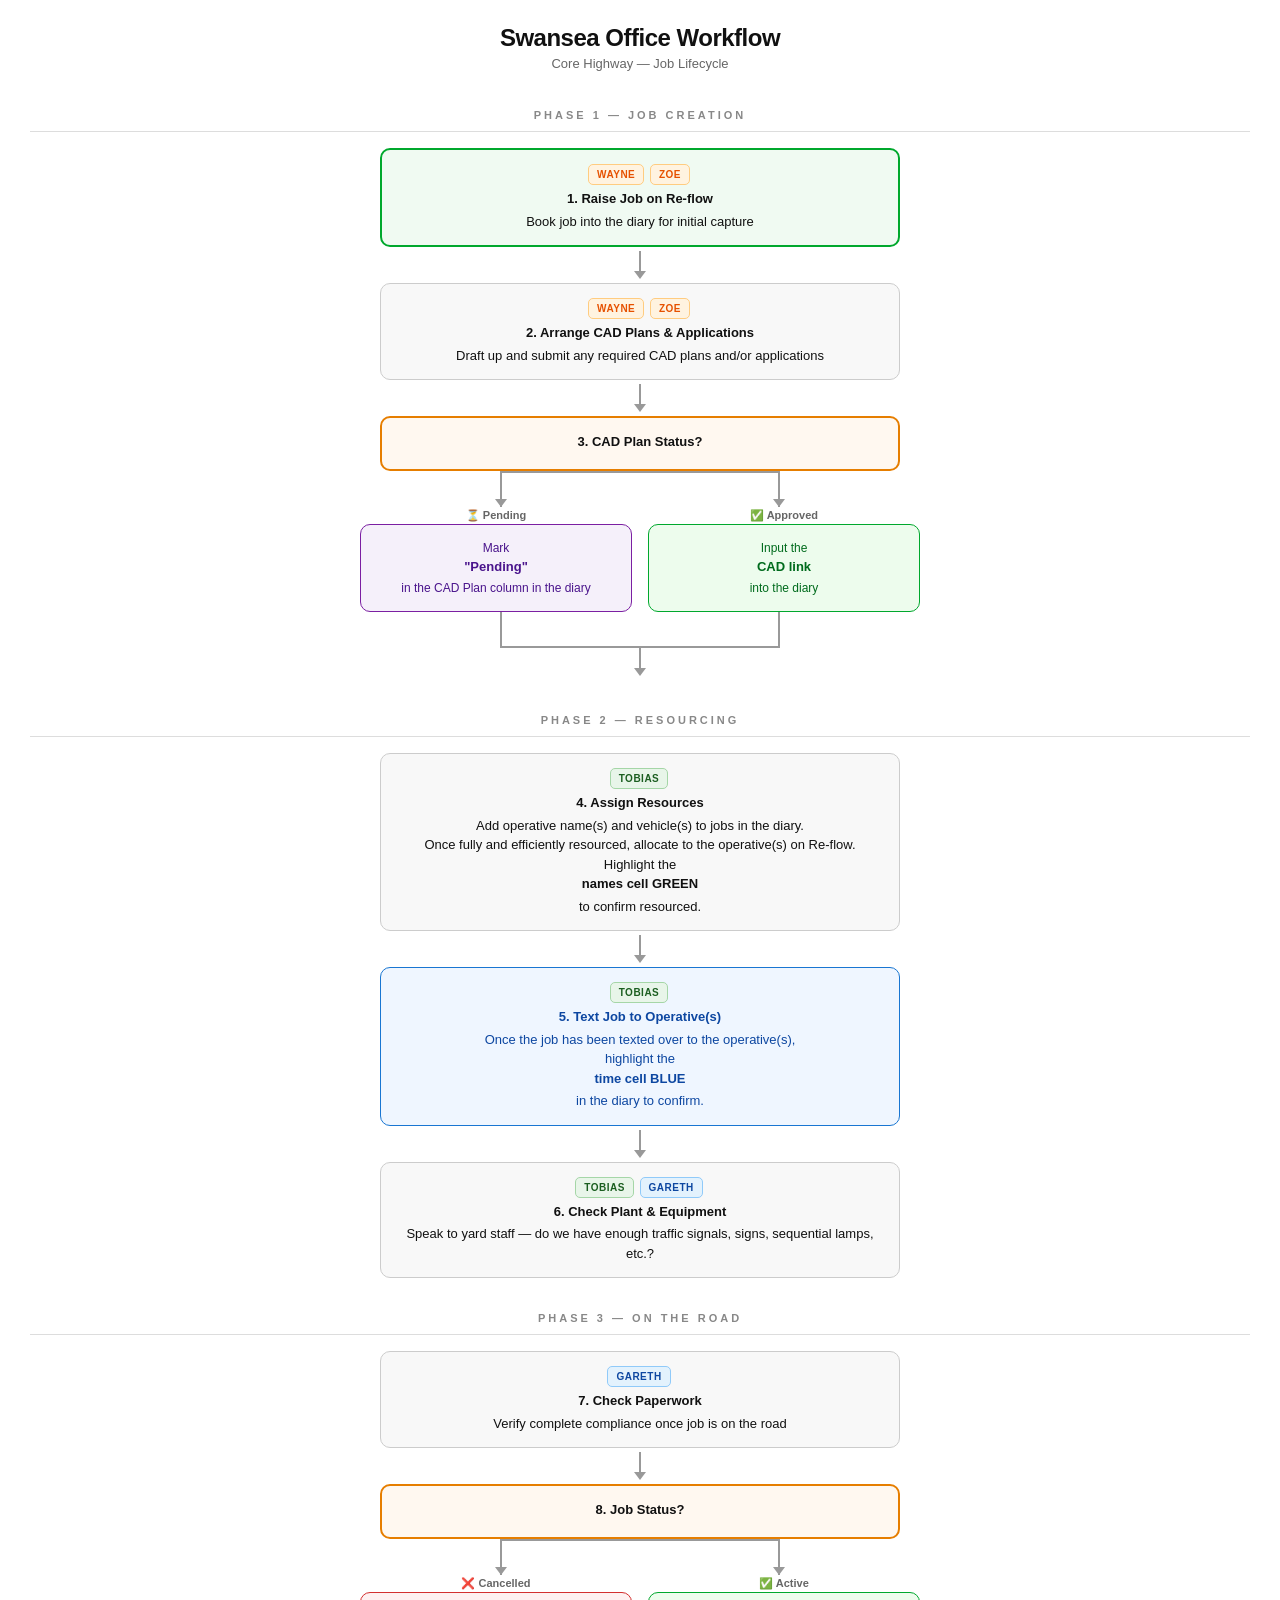
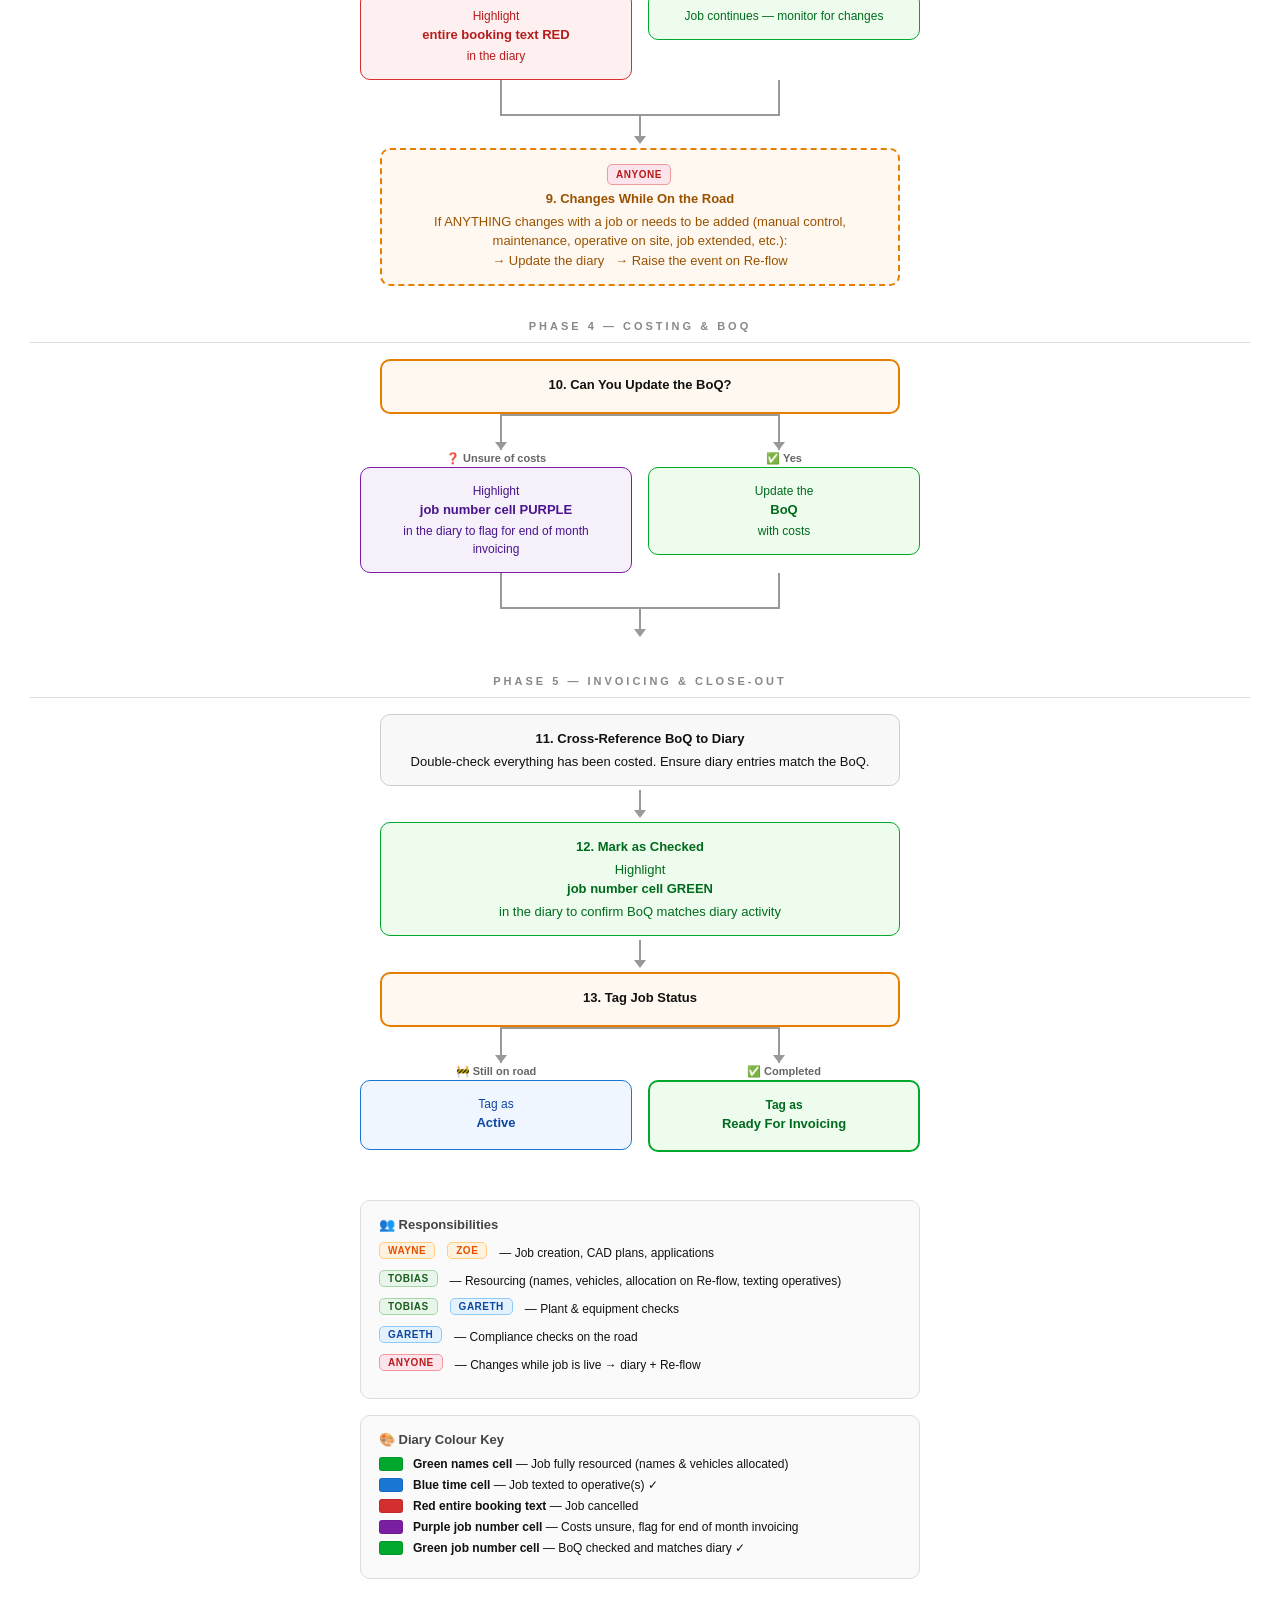
<file: swansea-workflow-print.html>
<!DOCTYPE html>
<html lang="en">
<head>
<meta charset="UTF-8">
<meta name="viewport" content="width=device-width,initial-scale=1">
<title>Swansea Office Workflow</title>
<style>
*{margin:0;padding:0;box-sizing:border-box}
body{font-family:-apple-system,BlinkMacSystemFont,'SF Pro','Segoe UI',sans-serif;background:#fff;color:#111;padding:24px 30px;-webkit-font-smoothing:antialiased}
h1{text-align:center;font-size:24px;font-weight:800;margin-bottom:4px;letter-spacing:-.5px}
.subtitle{text-align:center;font-size:13px;color:#666;margin-bottom:28px}

.phase{margin-bottom:24px;page-break-inside:avoid;break-inside:avoid}
.phase-title{font-size:11px;font-weight:800;text-transform:uppercase;letter-spacing:3px;color:#888;text-align:center;padding:10px 0;border-bottom:1px solid #ddd;margin-bottom:16px}

.flow{display:flex;flex-direction:column;align-items:center;gap:0;max-width:600px;margin:0 auto}

.node{border-radius:10px;padding:14px 18px;text-align:center;font-size:13px;line-height:1.5;width:100%;max-width:520px}
.node b{display:block;font-size:13px;font-weight:700;margin-bottom:3px}

.start{background:#f0faf2;border:2px solid #00a82d}
.process{background:#f8f8f8;border:1.5px solid #ccc}
.decision{background:#fff8f0;border:2px solid #e67e00}
.action-green{background:#edfced;border:1.5px solid #00a82d;color:#006b1d}
.action-red{background:#fef0f0;border:1.5px solid #d32f2f;color:#b71c1c}
.action-purple{background:#f5f0fa;border:1.5px solid #7b1fa2;color:#4a148c}
.action-blue{background:#eff6ff;border:1.5px solid #1976d2;color:#0d47a1}
.end{background:#edfced;border:2px solid #00a82d;color:#006b1d;font-weight:700}
.anyone{background:#fff8f0;border:2px dashed #e67e00;color:#9a5200}

.tag{display:inline-block;font-size:10px;font-weight:800;padding:2px 8px;border-radius:5px;margin-bottom:4px;margin-right:2px;text-transform:uppercase;letter-spacing:.5px}
.tag-wayne{background:#fff3e0;color:#e65100;border:1px solid #ffcc80}
.tag-zoe{background:#fff3e0;color:#e65100;border:1px solid #ffcc80}
.tag-gareth{background:#e3f2fd;color:#0d47a1;border:1px solid #90caf9}
.tag-tobias{background:#e8f5e9;color:#1b5e20;border:1px solid #a5d6a7}
.tag-anyone{background:#fce4ec;color:#b71c1c;border:1px solid #ef9a9a}

.arrow{display:flex;flex-direction:column;align-items:center;padding:4px 0}
.arrow-line{width:2px;height:20px;background:#999}
.arrow-head{width:0;height:0;border-left:6px solid transparent;border-right:6px solid transparent;border-top:8px solid #999}
.arrow-label{font-size:11px;color:#666;font-weight:700;margin-top:2px;margin-bottom:2px}

.branch{display:flex;gap:16px;width:100%;max-width:560px;justify-content:center}
.branch-item{flex:1;display:flex;flex-direction:column;align-items:center;gap:0}
.branch-connector{display:flex;align-items:flex-start;justify-content:center;width:100%;max-width:560px;position:relative;height:36px}
.branch-connector::before{content:'';position:absolute;top:0;left:25%;right:25%;height:2px;background:#999}
.branch-left,.branch-right{position:absolute;top:0;width:2px;height:36px;background:#999}
.branch-left{left:25%}
.branch-right{right:25%}
.branch-left-head,.branch-right-head{position:absolute;bottom:0;width:0;height:0;border-left:6px solid transparent;border-right:6px solid transparent;border-top:8px solid #999}
.branch-left-head{left:calc(25% - 5px)}
.branch-right-head{right:calc(25% - 5px)}

.merge-connector{display:flex;align-items:flex-end;justify-content:center;width:100%;max-width:560px;position:relative;height:36px}
.merge-connector::before{content:'';position:absolute;bottom:0;left:25%;right:25%;height:2px;background:#999}
.merge-left,.merge-right{position:absolute;bottom:0;width:2px;height:36px;background:#999}
.merge-left{left:25%}
.merge-right{right:25%}
.merge-down{position:absolute;bottom:-20px;width:2px;height:20px;background:#999;left:50%;transform:translateX(-50%)}
.merge-down-head{position:absolute;bottom:-28px;left:50%;transform:translateX(-50%);width:0;height:0;border-left:6px solid transparent;border-right:6px solid transparent;border-top:8px solid #999}

.spacer{height:32px}

/* Reference boxes */
.ref-box{max-width:560px;margin:0 auto 16px;background:#fafafa;border:1.5px solid #ddd;border-radius:10px;padding:16px 18px;page-break-inside:avoid;break-inside:avoid}
.ref-box h3{font-size:13px;font-weight:800;margin-bottom:10px;color:#444}
.ref-item{display:flex;align-items:center;gap:10px;margin-bottom:7px;font-size:12px;flex-wrap:wrap}
.key-swatch{width:24px;height:14px;border-radius:3px;border:1px solid rgba(0,0,0,.1);flex-shrink:0}
.swatch-green{background:#00a82d}
.swatch-blue{background:#1976d2}
.swatch-red{background:#d32f2f}
.swatch-purple{background:#7b1fa2}

/* Print: remove browser headers/footers, clean page breaks */
@page{margin:12mm 15mm;size:A4}
@media print{
  body{padding:0}
  .page-break{page-break-before:always;break-before:page}
  /* Hide URL in header/footer — browsers respect title-only when margins are set */
}
</style>
</head>
<body>

<h1>Swansea Office Workflow</h1>
<p class="subtitle">Core Highway — Job Lifecycle</p>

<!-- PAGE 1: Phases 1-3 (Job Creation, Resourcing, On the Road) -->

<div class="phase">
  <div class="phase-title">Phase 1 — Job Creation</div>
  <div class="flow">
    <div class="node start">
      <span class="tag tag-wayne">Wayne</span> <span class="tag tag-zoe">Zoe</span>
      <b>1. Raise Job on Re-flow</b>
      Book job into the diary for initial capture
    </div>
    <div class="arrow"><div class="arrow-line"></div><div class="arrow-head"></div></div>
    <div class="node process">
      <span class="tag tag-wayne">Wayne</span> <span class="tag tag-zoe">Zoe</span>
      <b>2. Arrange CAD Plans & Applications</b>
      Draft up and submit any required CAD plans and/or applications
    </div>
    <div class="arrow"><div class="arrow-line"></div><div class="arrow-head"></div></div>
    <div class="node decision">
      <b>3. CAD Plan Status?</b>
    </div>
    <div class="branch-connector">
      <div class="branch-left"></div><div class="branch-right"></div>
      <div class="branch-left-head"></div><div class="branch-right-head"></div>
    </div>
    <div class="branch">
      <div class="branch-item">
        <div class="arrow-label">⏳ Pending</div>
        <div class="node action-purple" style="font-size:12px">Mark <b>"Pending"</b> in the CAD Plan column in the diary</div>
      </div>
      <div class="branch-item">
        <div class="arrow-label">✅ Approved</div>
        <div class="node action-green" style="font-size:12px">Input the <b>CAD link</b> into the diary</div>
      </div>
    </div>
    <div class="merge-connector">
      <div class="merge-left"></div><div class="merge-right"></div>
      <div class="merge-down"></div><div class="merge-down-head"></div>
    </div>
    <div class="spacer"></div>
  </div>
</div>

<div class="phase">
  <div class="phase-title">Phase 2 — Resourcing</div>
  <div class="flow">
    <div class="node process">
      <span class="tag tag-tobias">Tobias</span>
      <b>4. Assign Resources</b>
      Add operative name(s) and vehicle(s) to jobs in the diary.<br>
      Once fully and efficiently resourced, allocate to the operative(s) on Re-flow.<br>
      Highlight the <b>names cell GREEN</b> to confirm resourced.
    </div>
    <div class="arrow"><div class="arrow-line"></div><div class="arrow-head"></div></div>
    <div class="node action-blue">
      <span class="tag tag-tobias">Tobias</span>
      <b>5. Text Job to Operative(s)</b>
      Once the job has been texted over to the operative(s),<br>
      highlight the <b>time cell BLUE</b> in the diary to confirm.
    </div>
    <div class="arrow"><div class="arrow-line"></div><div class="arrow-head"></div></div>
    <div class="node process">
      <span class="tag tag-tobias">Tobias</span> <span class="tag tag-gareth">Gareth</span>
      <b>6. Check Plant & Equipment</b>
      Speak to yard staff — do we have enough traffic signals, signs, sequential lamps, etc.?
    </div>
  </div>
</div>

<div class="phase">
  <div class="phase-title">Phase 3 — On the Road</div>
  <div class="flow">
    <div class="node process">
      <span class="tag tag-gareth">Gareth</span>
      <b>7. Check Paperwork</b>
      Verify complete compliance once job is on the road
    </div>
    <div class="arrow"><div class="arrow-line"></div><div class="arrow-head"></div></div>
    <div class="node decision">
      <b>8. Job Status?</b>
    </div>
    <div class="branch-connector">
      <div class="branch-left"></div><div class="branch-right"></div>
      <div class="branch-left-head"></div><div class="branch-right-head"></div>
    </div>
    <div class="branch">
      <div class="branch-item">
        <div class="arrow-label">❌ Cancelled</div>
        <div class="node action-red" style="font-size:12px">Highlight <b>entire booking text RED</b> in the diary</div>
      </div>
      <div class="branch-item">
        <div class="arrow-label">✅ Active</div>
        <div class="node action-green" style="font-size:12px">Job continues — monitor for changes</div>
      </div>
    </div>
    <div class="merge-connector">
      <div class="merge-left"></div><div class="merge-right"></div>
      <div class="merge-down"></div><div class="merge-down-head"></div>
    </div>
    <div class="spacer"></div>
    <div class="node anyone">
      <span class="tag tag-anyone">Anyone</span>
      <b>9. Changes While On the Road</b>
      If ANYTHING changes with a job or needs to be added (manual control, maintenance, operative on site, job extended, etc.):<br>
      → Update the diary &nbsp; → Raise the event on Re-flow
    </div>
  </div>
</div>

<!-- PAGE 2: Phases 4-5 + Reference -->
<div class="page-break"></div>

<div class="phase">
  <div class="phase-title">Phase 4 — Costing & BoQ</div>
  <div class="flow">
    <div class="node decision">
      <b>10. Can You Update the BoQ?</b>
    </div>
    <div class="branch-connector">
      <div class="branch-left"></div><div class="branch-right"></div>
      <div class="branch-left-head"></div><div class="branch-right-head"></div>
    </div>
    <div class="branch">
      <div class="branch-item">
        <div class="arrow-label">❓ Unsure of costs</div>
        <div class="node action-purple" style="font-size:12px">Highlight <b>job number cell PURPLE</b> in the diary to flag for end of month invoicing</div>
      </div>
      <div class="branch-item">
        <div class="arrow-label">✅ Yes</div>
        <div class="node action-green" style="font-size:12px">Update the <b>BoQ</b> with costs</div>
      </div>
    </div>
    <div class="merge-connector">
      <div class="merge-left"></div><div class="merge-right"></div>
      <div class="merge-down"></div><div class="merge-down-head"></div>
    </div>
    <div class="spacer"></div>
  </div>
</div>

<div class="phase">
  <div class="phase-title">Phase 5 — Invoicing & Close-out</div>
  <div class="flow">
    <div class="node process">
      <b>11. Cross-Reference BoQ to Diary</b>
      Double-check everything has been costed. Ensure diary entries match the BoQ.
    </div>
    <div class="arrow"><div class="arrow-line"></div><div class="arrow-head"></div></div>
    <div class="node action-green">
      <b>12. Mark as Checked</b>
      Highlight <b>job number cell GREEN</b> in the diary to confirm BoQ matches diary activity
    </div>
    <div class="arrow"><div class="arrow-line"></div><div class="arrow-head"></div></div>
    <div class="node decision">
      <b>13. Tag Job Status</b>
    </div>
    <div class="branch-connector">
      <div class="branch-left"></div><div class="branch-right"></div>
      <div class="branch-left-head"></div><div class="branch-right-head"></div>
    </div>
    <div class="branch">
      <div class="branch-item">
        <div class="arrow-label">🚧 Still on road</div>
        <div class="node action-blue" style="font-size:12px">Tag as <b>Active</b></div>
      </div>
      <div class="branch-item">
        <div class="arrow-label">✅ Completed</div>
        <div class="node end" style="font-size:12px">Tag as <b>Ready For Invoicing</b></div>
      </div>
    </div>
  </div>
</div>

<div style="height:24px"></div>

<div class="ref-box">
  <h3>👥 Responsibilities</h3>
  <div class="ref-item"><span class="tag tag-wayne">Wayne</span> <span class="tag tag-zoe">Zoe</span> <span>— Job creation, CAD plans, applications</span></div>
  <div class="ref-item"><span class="tag tag-tobias">Tobias</span> <span>— Resourcing (names, vehicles, allocation on Re-flow, texting operatives)</span></div>
  <div class="ref-item"><span class="tag tag-tobias">Tobias</span> <span class="tag tag-gareth">Gareth</span> <span>— Plant & equipment checks</span></div>
  <div class="ref-item"><span class="tag tag-gareth">Gareth</span> <span>— Compliance checks on the road</span></div>
  <div class="ref-item"><span class="tag tag-anyone">Anyone</span> <span>— Changes while job is live → diary + Re-flow</span></div>
</div>

<div class="ref-box">
  <h3>🎨 Diary Colour Key</h3>
  <div class="ref-item"><div class="key-swatch swatch-green"></div><span><b>Green names cell</b> — Job fully resourced (names & vehicles allocated)</span></div>
  <div class="ref-item"><div class="key-swatch swatch-blue"></div><span><b>Blue time cell</b> — Job texted to operative(s) ✓</span></div>
  <div class="ref-item"><div class="key-swatch swatch-red"></div><span><b>Red entire booking text</b> — Job cancelled</span></div>
  <div class="ref-item"><div class="key-swatch swatch-purple"></div><span><b>Purple job number cell</b> — Costs unsure, flag for end of month invoicing</span></div>
  <div class="ref-item"><div class="key-swatch swatch-green"></div><span><b>Green job number cell</b> — BoQ checked and matches diary ✓</span></div>
</div>

</body>
</html>
</file>
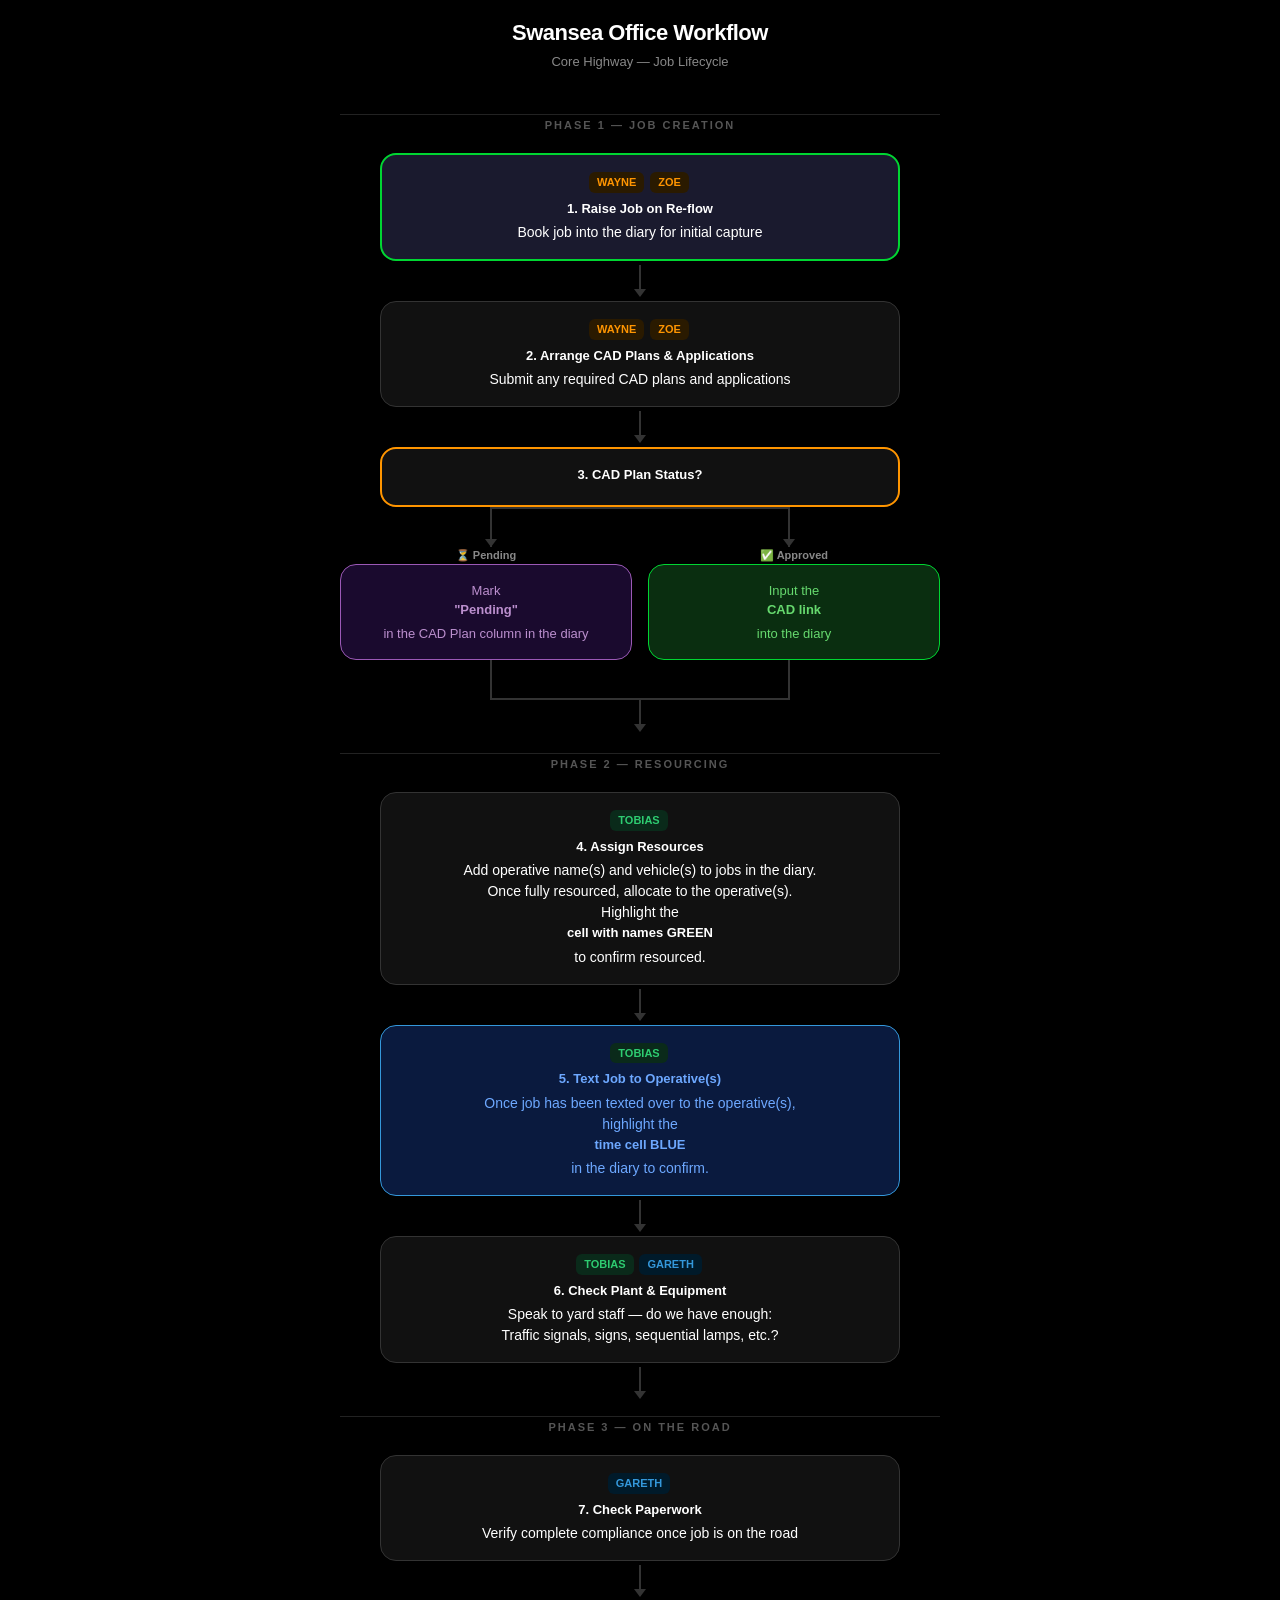
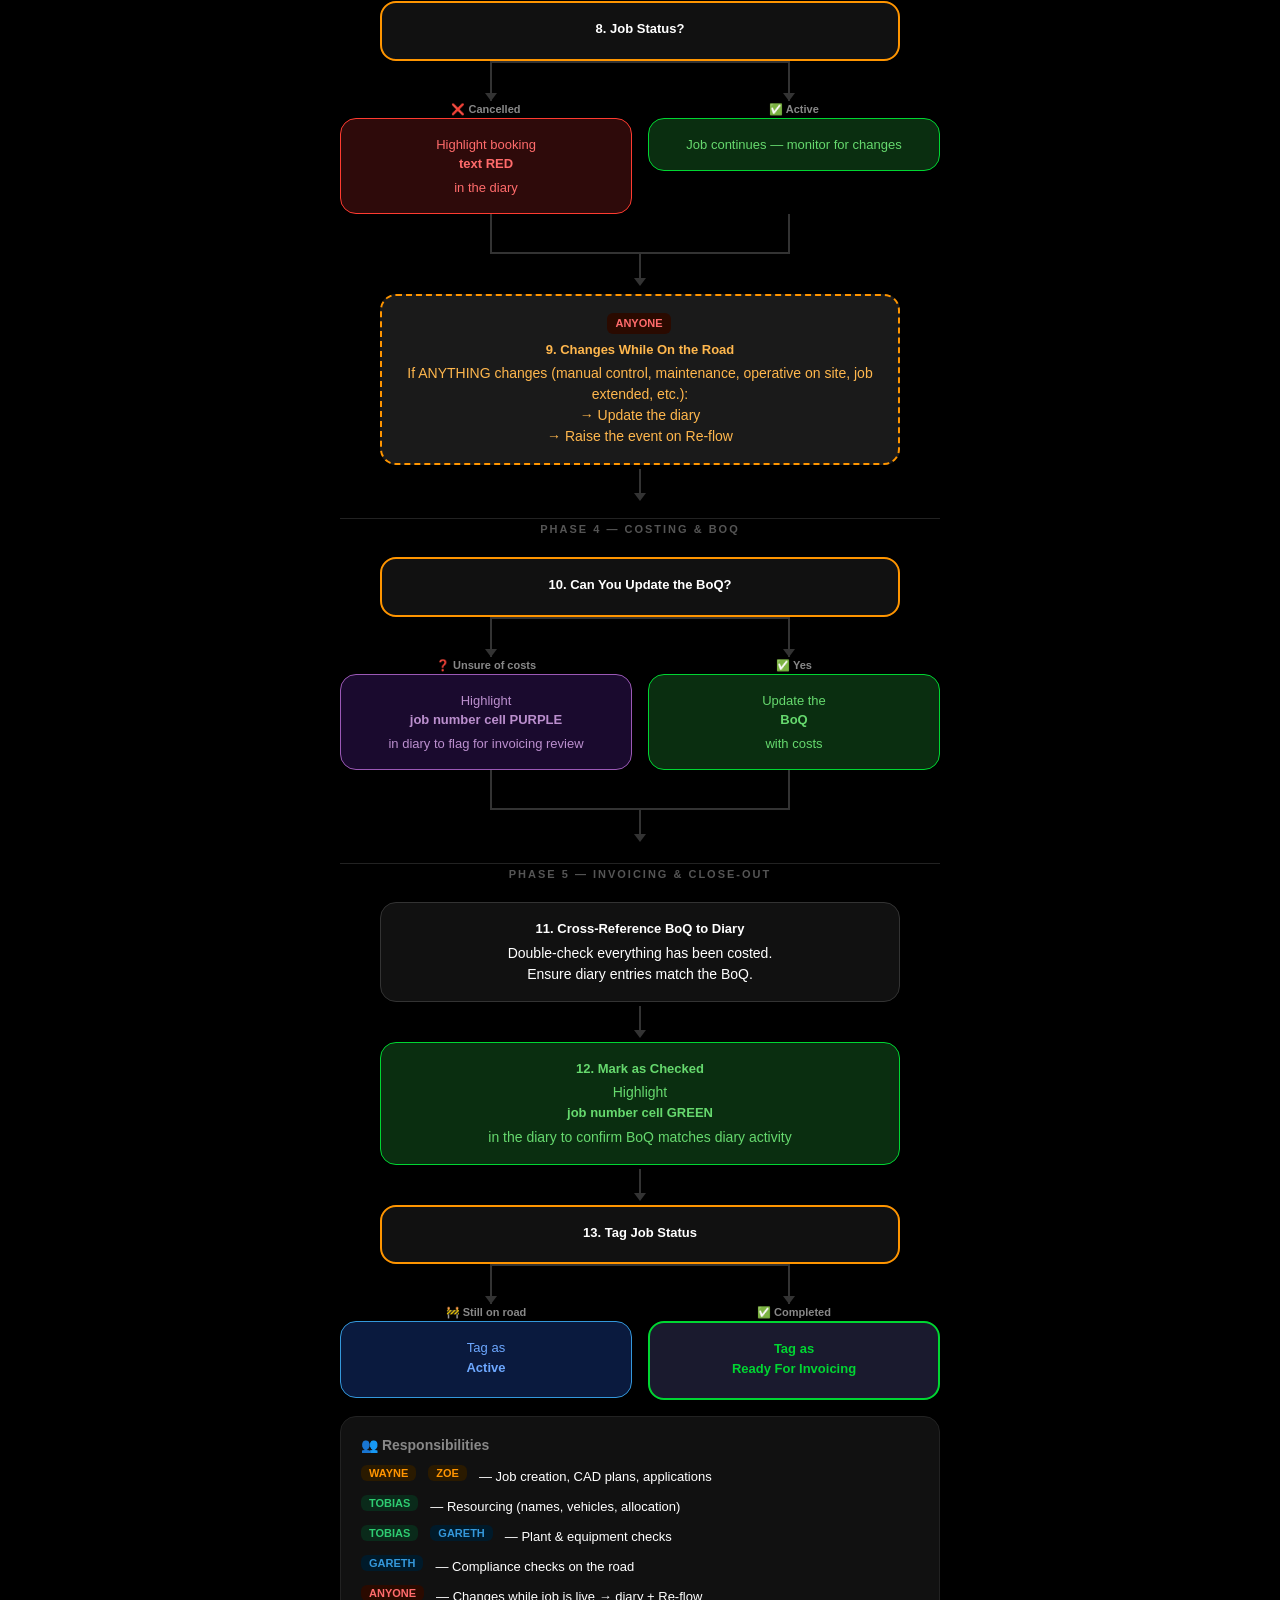
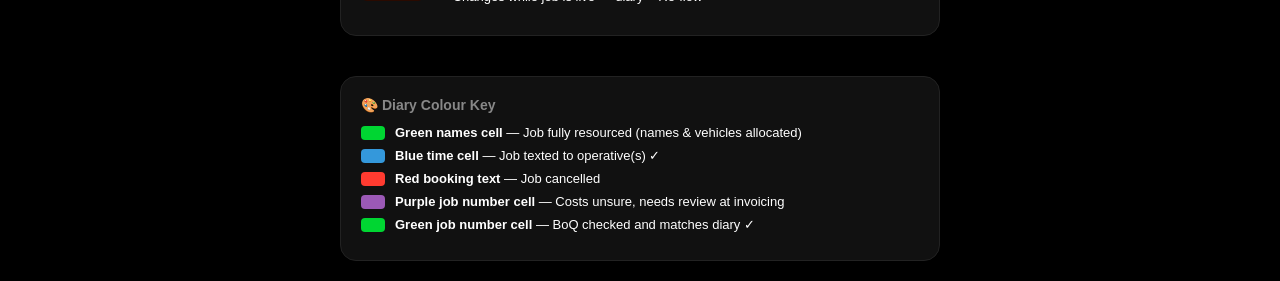
<file: swansea-workflow.html>
<!DOCTYPE html>
<html lang="en">
<head>
<meta charset="UTF-8">
<meta name="viewport" content="width=device-width,initial-scale=1">
<title>Swansea Office Workflow</title>
<style>
*{margin:0;padding:0;box-sizing:border-box}
body{font-family:-apple-system,BlinkMacSystemFont,'SF Pro','Segoe UI',sans-serif;background:#000;color:#fff;padding:20px;-webkit-font-smoothing:antialiased}
h1{text-align:center;font-size:22px;font-weight:700;margin-bottom:8px;letter-spacing:-.5px}
.subtitle{text-align:center;font-size:13px;color:#888;margin-bottom:32px}
.flow{display:flex;flex-direction:column;align-items:center;gap:0;max-width:700px;margin:0 auto}

.node{border-radius:16px;padding:16px 20px;text-align:center;font-size:14px;line-height:1.5;width:100%;max-width:520px;position:relative}
.node b{display:block;font-size:13px;margin-bottom:4px}
.start{background:#1a1a2e;border:2px solid #00D632;color:#fff}
.process{background:#111;border:1px solid #333;color:#fff}
.decision{background:#111;border:2px solid #ff9500;color:#fff;border-radius:16px}
.action-green{background:#0a2e10;border:1px solid #00D632;color:#66d96e}
.action-red{background:#2e0a0a;border:1px solid #ff3b30;color:#ff6b6b}
.action-purple{background:#1a0a2e;border:1px solid #9b59b6;color:#bb8fce}
.action-blue{background:#0a1a3e;border:1px solid #3498db;color:#6da8ff}
.end{background:#1a1a2e;border:2px solid #00D632;color:#00D632;font-weight:700}
.anyone{background:#1a1a1a;border:2px dashed #ff9500;color:#ffb74d}

.tag{display:inline-block;font-size:11px;font-weight:700;padding:2px 8px;border-radius:6px;margin-bottom:6px;margin-right:2px}
.tag-wayne{background:#2a1a00;color:#ff9500}
.tag-zoe{background:#2a1a00;color:#ff9500}
.tag-gareth{background:#001a2a;color:#3498db}
.tag-tobias{background:#0a2a1a;color:#2ecc71}
.tag-anyone{background:#2a0a00;color:#ff6b6b}

.arrow{display:flex;flex-direction:column;align-items:center;padding:4px 0}
.arrow-line{width:2px;height:24px;background:#333}
.arrow-head{width:0;height:0;border-left:6px solid transparent;border-right:6px solid transparent;border-top:8px solid #333}
.arrow-label{font-size:11px;color:#888;font-weight:600;margin-top:2px;margin-bottom:2px}

.branch{display:flex;gap:16px;width:100%;max-width:600px;justify-content:center}
.branch-item{flex:1;display:flex;flex-direction:column;align-items:center;gap:0}
.branch-connector{display:flex;align-items:flex-start;justify-content:center;width:100%;max-width:600px;position:relative;height:40px}
.branch-connector::before{content:'';position:absolute;top:0;left:25%;right:25%;height:2px;background:#333}
.branch-left,.branch-right{position:absolute;top:0;width:2px;height:40px;background:#333}
.branch-left{left:25%}
.branch-right{right:25%}
.branch-left-head,.branch-right-head{position:absolute;bottom:0;width:0;height:0;border-left:6px solid transparent;border-right:6px solid transparent;border-top:8px solid #333}
.branch-left-head{left:calc(25% - 5px)}
.branch-right-head{right:calc(25% - 5px)}

.merge-connector{display:flex;align-items:flex-end;justify-content:center;width:100%;max-width:600px;position:relative;height:40px}
.merge-connector::before{content:'';position:absolute;bottom:0;left:25%;right:25%;height:2px;background:#333}
.merge-left,.merge-right{position:absolute;bottom:0;width:2px;height:40px;background:#333}
.merge-left{left:25%}
.merge-right{right:25%}
.merge-down{position:absolute;bottom:-24px;width:2px;height:24px;background:#333;left:50%;transform:translateX(-50%)}
.merge-down-head{position:absolute;bottom:-32px;left:50%;transform:translateX(-50%);width:0;height:0;border-left:6px solid transparent;border-right:6px solid transparent;border-top:8px solid #333}

.section{width:100%;max-width:600px;text-align:center;padding:12px 0;margin:8px 0}
.section span{font-size:11px;font-weight:700;text-transform:uppercase;letter-spacing:2px;color:#555;background:#000;padding:0 12px}
.section-line{width:100%;height:1px;background:#222;margin-top:-7px}

.key{max-width:600px;margin:40px auto 0;background:#111;border:1px solid #222;border-radius:16px;padding:20px}
.key h3{font-size:14px;font-weight:700;margin-bottom:12px;color:#888}
.key-item{display:flex;align-items:center;gap:10px;margin-bottom:8px;font-size:13px}
.key-swatch{width:24px;height:14px;border-radius:4px}
.swatch-red{background:#ff3b30}
.swatch-purple{background:#9b59b6}
.swatch-green{background:#00D632}
.swatch-blue{background:#3498db}

.people{max-width:600px;margin:16px auto 0;background:#111;border:1px solid #222;border-radius:16px;padding:20px}
.people h3{font-size:14px;font-weight:700;margin-bottom:12px;color:#888}
.people-item{display:flex;align-items:center;gap:10px;margin-bottom:8px;font-size:13px}

@media print{body{background:#fff;color:#000}.node{border-color:#333}.section span{background:#fff}}
</style>
</head>
<body>
<h1>Swansea Office Workflow</h1>
<p class="subtitle">Core Highway — Job Lifecycle</p>

<div class="flow">

  <!-- PHASE 1: Job Creation -->
  <div class="section"><div class="section-line"></div><span>Phase 1 — Job Creation</span></div>

  <div class="node start">
    <span class="tag tag-wayne">WAYNE</span> <span class="tag tag-zoe">ZOE</span>
    <b>1. Raise Job on Re-flow</b>
    Book job into the diary for initial capture
  </div>

  <div class="arrow"><div class="arrow-line"></div><div class="arrow-head"></div></div>

  <div class="node process">
    <span class="tag tag-wayne">WAYNE</span> <span class="tag tag-zoe">ZOE</span>
    <b>2. Arrange CAD Plans & Applications</b>
    Submit any required CAD plans and applications
  </div>

  <div class="arrow"><div class="arrow-line"></div><div class="arrow-head"></div></div>

  <div class="node decision">
    <b>3. CAD Plan Status?</b>
  </div>

  <div class="branch-connector">
    <div class="branch-left"></div>
    <div class="branch-right"></div>
    <div class="branch-left-head"></div>
    <div class="branch-right-head"></div>
  </div>

  <div class="branch">
    <div class="branch-item">
      <div class="arrow-label">⏳ Pending</div>
      <div class="node action-purple" style="font-size:13px">
        Mark <b>"Pending"</b> in the CAD Plan column in the diary
      </div>
    </div>
    <div class="branch-item">
      <div class="arrow-label">✅ Approved</div>
      <div class="node action-green" style="font-size:13px">
        Input the <b>CAD link</b> into the diary
      </div>
    </div>
  </div>

  <div class="merge-connector">
    <div class="merge-left"></div>
    <div class="merge-right"></div>
    <div class="merge-down"></div>
    <div class="merge-down-head"></div>
  </div>

  <div style="height:40px"></div>

  <!-- PHASE 2: Resourcing -->
  <div class="section"><div class="section-line"></div><span>Phase 2 — Resourcing</span></div>

  <div class="node process">
    <span class="tag tag-tobias">TOBIAS</span>
    <b>4. Assign Resources</b>
    Add operative name(s) and vehicle(s) to jobs in the diary.<br>
    Once fully resourced, allocate to the operative(s).<br>
    Highlight the <b>cell with names GREEN</b> to confirm resourced.
  </div>

  <div class="arrow"><div class="arrow-line"></div><div class="arrow-head"></div></div>

  <div class="node action-blue">
    <span class="tag tag-tobias">TOBIAS</span>
    <b>5. Text Job to Operative(s)</b>
    Once job has been texted over to the operative(s),<br>
    highlight the <b>time cell BLUE</b> in the diary to confirm.
  </div>

  <div class="arrow"><div class="arrow-line"></div><div class="arrow-head"></div></div>

  <div class="node process">
    <span class="tag tag-tobias">TOBIAS</span> <span class="tag tag-gareth">GARETH</span>
    <b>6. Check Plant & Equipment</b>
    Speak to yard staff — do we have enough:<br>
    Traffic signals, signs, sequential lamps, etc.?
  </div>

  <div class="arrow"><div class="arrow-line"></div><div class="arrow-head"></div></div>

  <!-- PHASE 3: On the Road -->
  <div class="section"><div class="section-line"></div><span>Phase 3 — On the Road</span></div>

  <div class="node process">
    <span class="tag tag-gareth">GARETH</span>
    <b>7. Check Paperwork</b>
    Verify complete compliance once job is on the road
  </div>

  <div class="arrow"><div class="arrow-line"></div><div class="arrow-head"></div></div>

  <div class="node decision">
    <b>8. Job Status?</b>
  </div>

  <div class="branch-connector">
    <div class="branch-left"></div>
    <div class="branch-right"></div>
    <div class="branch-left-head"></div>
    <div class="branch-right-head"></div>
  </div>

  <div class="branch">
    <div class="branch-item">
      <div class="arrow-label">❌ Cancelled</div>
      <div class="node action-red" style="font-size:13px">
        Highlight booking <b>text RED</b> in the diary
      </div>
    </div>
    <div class="branch-item">
      <div class="arrow-label">✅ Active</div>
      <div class="node action-green" style="font-size:13px">
        Job continues — monitor for changes
      </div>
    </div>
  </div>

  <div class="merge-connector">
    <div class="merge-left"></div>
    <div class="merge-right"></div>
    <div class="merge-down"></div>
    <div class="merge-down-head"></div>
  </div>

  <div style="height:40px"></div>

  <div class="node anyone">
    <span class="tag tag-anyone">ANYONE</span>
    <b>9. Changes While On the Road</b>
    If ANYTHING changes (manual control, maintenance, operative on site, job extended, etc.):<br>
    → Update the diary<br>
    → Raise the event on Re-flow
  </div>

  <div class="arrow"><div class="arrow-line"></div><div class="arrow-head"></div></div>

  <!-- PHASE 4: Costing -->
  <div class="section"><div class="section-line"></div><span>Phase 4 — Costing & BoQ</span></div>

  <div class="node decision">
    <b>10. Can You Update the BoQ?</b>
  </div>

  <div class="branch-connector">
    <div class="branch-left"></div>
    <div class="branch-right"></div>
    <div class="branch-left-head"></div>
    <div class="branch-right-head"></div>
  </div>

  <div class="branch">
    <div class="branch-item">
      <div class="arrow-label">❓ Unsure of costs</div>
      <div class="node action-purple" style="font-size:13px">
        Highlight <b>job number cell PURPLE</b> in diary to flag for invoicing review
      </div>
    </div>
    <div class="branch-item">
      <div class="arrow-label">✅ Yes</div>
      <div class="node action-green" style="font-size:13px">
        Update the <b>BoQ</b> with costs
      </div>
    </div>
  </div>

  <div class="merge-connector">
    <div class="merge-left"></div>
    <div class="merge-right"></div>
    <div class="merge-down"></div>
    <div class="merge-down-head"></div>
  </div>

  <div style="height:40px"></div>

  <!-- PHASE 5: Invoicing -->
  <div class="section"><div class="section-line"></div><span>Phase 5 — Invoicing & Close-out</span></div>

  <div class="node process">
    <b>11. Cross-Reference BoQ to Diary</b>
    Double-check everything has been costed.<br>
    Ensure diary entries match the BoQ.
  </div>

  <div class="arrow"><div class="arrow-line"></div><div class="arrow-head"></div></div>

  <div class="node action-green">
    <b>12. Mark as Checked</b>
    Highlight <b>job number cell GREEN</b> in the diary to confirm BoQ matches diary activity
  </div>

  <div class="arrow"><div class="arrow-line"></div><div class="arrow-head"></div></div>

  <div class="node decision">
    <b>13. Tag Job Status</b>
  </div>

  <div class="branch-connector">
    <div class="branch-left"></div>
    <div class="branch-right"></div>
    <div class="branch-left-head"></div>
    <div class="branch-right-head"></div>
  </div>

  <div class="branch">
    <div class="branch-item">
      <div class="arrow-label">🚧 Still on road</div>
      <div class="node action-blue" style="font-size:13px">
        Tag as <b>Active</b>
      </div>
    </div>
    <div class="branch-item">
      <div class="arrow-label">✅ Completed</div>
      <div class="node end" style="font-size:13px">
        Tag as <b>Ready For Invoicing</b>
      </div>
    </div>
  </div>

</div>

<!-- People Key -->
<div class="people">
  <h3>👥 Responsibilities</h3>
  <div class="people-item"><span class="tag tag-wayne">WAYNE</span> <span class="tag tag-zoe">ZOE</span> <span>— Job creation, CAD plans, applications</span></div>
  <div class="people-item"><span class="tag tag-tobias">TOBIAS</span> <span>— Resourcing (names, vehicles, allocation)</span></div>
  <div class="people-item"><span class="tag tag-tobias">TOBIAS</span> <span class="tag tag-gareth">GARETH</span> <span>— Plant & equipment checks</span></div>
  <div class="people-item"><span class="tag tag-gareth">GARETH</span> <span>— Compliance checks on the road</span></div>
  <div class="people-item"><span class="tag tag-anyone">ANYONE</span> <span>— Changes while job is live → diary + Re-flow</span></div>
</div>

<!-- Colour Key -->
<div class="key">
  <h3>🎨 Diary Colour Key</h3>
  <div class="key-item"><div class="key-swatch swatch-green"></div><span><b>Green names cell</b> — Job fully resourced (names & vehicles allocated)</span></div>
  <div class="key-item"><div class="key-swatch swatch-blue"></div><span><b>Blue time cell</b> — Job texted to operative(s) ✓</span></div>
  <div class="key-item"><div class="key-swatch swatch-red"></div><span><b>Red booking text</b> — Job cancelled</span></div>
  <div class="key-item"><div class="key-swatch swatch-purple"></div><span><b>Purple job number cell</b> — Costs unsure, needs review at invoicing</span></div>
  <div class="key-item"><div class="key-swatch swatch-green"></div><span><b>Green job number cell</b> — BoQ checked and matches diary ✓</span></div>
</div>

</body>
</html>
</file>
<file: styles.css>
/* ===== Reset ===== */
*{margin:0;padding:0;box-sizing:border-box}

/* ===== Variables ===== */
:root{
  --bg:#fff;--bg2:#f5f5f5;--bg3:#e8e8e8;
  --text:#000;--text2:#666;--text3:#999;
  --border:#e0e0e0;--card:#fff;
  --shadow:0 1px 3px rgba(0,0,0,.08);
  --accent:#00D632;--accent2:#00b82b;
  --red:#ff3b30;--amber:#ff9500;--green:#00D632;
  --radius:16px;
  --modal-bg:rgba(0,0,0,.4)
}
.dark{
  --bg:#050505;--bg2:#161616;--bg3:#252525;
  --text:#e8e8e8;--text2:#888;--text3:#555;
  --border:#2a2a2a;--card:#1c1c1e;
  --shadow:0 2px 8px rgba(0,0,0,.4);
  --modal-bg:rgba(0,0,0,.75)
}

/* ===== Base ===== */
html,body{margin:0;padding:0}
html{background:var(--bg);min-height:100%}
body{
  font-family:-apple-system,BlinkMacSystemFont,'SF Pro Display','SF Pro','Segoe UI',Roboto,sans-serif;
  background:var(--bg);color:var(--text);
  transition:background .3s,color .3s;
  min-height:100vh;
  -webkit-font-smoothing:antialiased
}
.dark body{background:linear-gradient(180deg,#111 0%,#0a0a0a 30%,#050505 100%)}

/* ===== Container ===== */
.container{max-width:800px;margin:0 auto;padding:16px}

/* ===== Header ===== */
header{display:flex;align-items:center;justify-content:space-between;padding:20px 0 16px;gap:12px}
header h1{font-size:24px;font-weight:700;letter-spacing:-.5px}
h1 span{color:var(--accent)}
.header-actions{display:flex;align-items:center;gap:12px}

/* ===== Icon Buttons ===== */
.icon-btn{background:none;border:none;color:var(--text);cursor:pointer;padding:8px;border-radius:12px;font-size:18px;transition:background .2s;display:flex;align-items:center;justify-content:center}
.icon-btn:hover{background:var(--bg2)}
.icon-btn:active{transform:scale(.95)}

/* ===== Theme Toggle (pill switch) ===== */
.theme-toggle{width:44px;height:24px;border-radius:12px;background:var(--bg3);border:none;cursor:pointer;position:relative;transition:background .3s}
.theme-toggle::after{content:'';position:absolute;width:18px;height:18px;border-radius:50%;background:var(--text);top:3px;left:3px;transition:transform .3s}
.dark .theme-toggle::after{transform:translateX(20px)}

/* ===== Tabs ===== */
.tabs{display:flex;gap:4px;background:var(--bg2);border-radius:12px;padding:4px;margin-bottom:16px}
.tab{flex:1;padding:10px 8px;border:none;background:none;border-radius:10px;font-size:13px;font-weight:600;color:var(--text2);cursor:pointer;transition:all .2s;text-align:center;white-space:nowrap}
.tab.active{background:var(--card);color:var(--text);box-shadow:var(--shadow)}

/* ===== Filter Pills ===== */
.filters{display:flex;gap:6px;margin-bottom:16px;overflow-x:auto;-webkit-overflow-scrolling:touch;scrollbar-width:none;padding:2px 0}
.filters::-webkit-scrollbar{display:none}
.fpill{padding:7px 14px;border-radius:99px;border:1px solid var(--border);background:var(--bg2);color:var(--text2);font-size:12px;font-weight:600;cursor:pointer;transition:all .2s;flex-shrink:0;white-space:nowrap;-webkit-tap-highlight-color:transparent;user-select:none}
.fpill.active{background:var(--accent);color:#fff;border-color:var(--accent)}
.dark .fpill{border-color:rgba(255,255,255,.1);background:rgba(255,255,255,.06)}
.dark .fpill.active{background:var(--accent);border-color:var(--accent)}

/* ===== Filter Selects ===== */
.filter-select{padding:8px 12px;border:1px solid var(--border);border-radius:10px;background:var(--card);color:var(--text);font-size:13px;font-weight:500;appearance:none;cursor:pointer;padding-right:28px;background-image:url("data:image/svg+xml,%3Csvg width='10' height='6' xmlns='http://www.w3.org/2000/svg'%3E%3Cpath d='M1 1l4 4 4-4' stroke='%23999' fill='none' stroke-width='1.5'/%3E%3C/svg%3E");background-repeat:no-repeat;background-position:right 10px center}

/* ===== Cards ===== */
.card{background:var(--card);border-radius:var(--radius);padding:18px;margin-bottom:12px;box-shadow:var(--shadow);border:1px solid var(--border);transition:all .2s}
.card:hover{box-shadow:0 2px 8px rgba(0,0,0,.1)}
.dark .card{background:rgba(255,255,255,.12)!important;border:1px solid rgba(255,255,255,.15)!important;-webkit-backdrop-filter:blur(20px);backdrop-filter:blur(20px);box-shadow:none!important}
.dark .card:hover{box-shadow:0 0 0 1px rgba(0,214,50,.15)!important}

/* ===== Buttons ===== */
.btn{padding:14px;border-radius:14px;border:none;font-size:15px;font-weight:600;cursor:pointer;transition:all .2s}
.btn-primary{background:var(--accent);color:#fff}
.btn-primary:hover{background:var(--accent2)}
.btn-secondary{background:var(--bg2);color:var(--text)}
.btn-secondary:hover{background:var(--bg3)}
.btn-sm{padding:6px 12px;font-size:12px;border-radius:8px}
.btn-icon{width:32px;height:32px;padding:0;display:inline-flex;align-items:center;justify-content:center;border-radius:8px;background:var(--bg2);border:none;color:var(--text2);cursor:pointer;font-size:16px;transition:all .15s}
.btn-icon:hover{background:var(--bg3);color:var(--text)}
.btn-danger{color:var(--red)}
.btn.btn-danger{background:var(--red);color:#fff}

/* ===== Badges ===== */
.badge{padding:4px 10px;border-radius:20px;font-size:11px;font-weight:700;text-transform:uppercase;letter-spacing:.5px}
.badge-red{background:rgba(255,59,48,.12);color:var(--red)}
.badge-amber{background:rgba(255,149,0,.12);color:var(--amber)}
.badge-green{background:rgba(0,214,50,.12);color:var(--green)}
.badge-status{background:var(--bg2);color:var(--text2)}
.badge-cat{background:var(--bg2);color:var(--text2)}

/* ===== Modal ===== */
.modal-overlay{position:fixed;inset:0;background:var(--modal-bg);z-index:100;display:none;align-items:flex-end;justify-content:center;-webkit-backdrop-filter:blur(4px);backdrop-filter:blur(4px)}
.modal-overlay.open{display:flex}
.modal-overlay.modal-center{align-items:center}
.modal{background:var(--card);border-radius:20px 20px 0 0;padding:24px;width:100%;max-width:500px;max-height:90vh;overflow-y:auto;animation:slideUp .3s ease}
.dark .modal{background:rgba(30,30,30,.95);-webkit-backdrop-filter:blur(24px);backdrop-filter:blur(24px)}
@keyframes slideUp{from{transform:translateY(100%)}to{transform:translateY(0)}}
.modal h2{font-size:18px;font-weight:700;margin-bottom:20px}
.btn-row{display:flex;gap:8px;margin-top:20px}

/* ===== Forms ===== */
.form-group{margin-bottom:16px}
.form-group label{display:block;font-size:12px;font-weight:600;color:var(--text2);margin-bottom:6px;text-transform:uppercase;letter-spacing:.5px}
.form-group input,.form-group select,.form-group textarea{width:100%;padding:12px;border:1px solid var(--border);border-radius:12px;background:var(--bg2);color:var(--text);font-size:15px;font-family:inherit;transition:border .2s}
.form-group input:focus,.form-group select:focus,.form-group textarea:focus{outline:none;border-color:var(--accent)}
.form-group textarea{resize:vertical;min-height:60px}
.form-row{display:grid;grid-template-columns:1fr 1fr;gap:12px}
.form-actions{display:flex;gap:8px;justify-content:flex-end;margin-top:24px}

/* ===== Empty State ===== */
.empty{text-align:center;padding:40px 20px;color:var(--text3);font-size:14px}

/* ===== FAB ===== */
.fab{position:fixed;bottom:24px;right:24px;width:56px;height:56px;border-radius:50%;background:var(--accent);color:#fff;border:none;font-size:28px;cursor:pointer;box-shadow:0 4px 16px rgba(0,212,50,.3);transition:all .2s;display:flex;align-items:center;justify-content:center;z-index:50}
.dark .fab{box-shadow:0 0 16px rgba(0,214,50,.4),0 0 32px rgba(0,214,50,.15);animation:fabGlow 3s ease-in-out infinite}
.fab:hover{transform:scale(1.05);box-shadow:0 6px 24px rgba(0,212,50,.4)}
.fab:active{transform:scale(.95)}
@keyframes fabGlow{0%,100%{box-shadow:0 0 12px rgba(0,214,50,.3),0 0 24px rgba(0,214,50,.1)}50%{box-shadow:0 0 20px rgba(0,214,50,.5),0 0 40px rgba(0,214,50,.2)}}

/* ===== Connection Dot ===== */
.conn-dot{width:8px;height:8px;border-radius:50%;background:var(--red);transition:background .3s;flex-shrink:0}
.conn-dot.ok{background:var(--green)}

/* ===== Pulse Dot ===== */
.pulse-dot{width:8px;height:8px;border-radius:50%;background:var(--accent);display:inline-block;margin-right:6px;animation:pulse 1.5s ease-in-out infinite}
@keyframes pulse{0%,100%{opacity:1;transform:scale(1)}50%{opacity:.4;transform:scale(.8)}}
.pulse-dot-red{background:var(--red)}

/* ===== Detail Overlay ===== */
.detail-overlay{position:fixed;inset:0;background:var(--modal-bg);z-index:100;display:none;align-items:center;justify-content:center;-webkit-backdrop-filter:blur(6px);backdrop-filter:blur(6px)}
.detail-overlay.open{display:flex}
.detail-card{background:var(--card);border-radius:20px;width:calc(100% - 32px);max-width:480px;max-height:85vh;overflow-y:auto;padding:0;animation:detailIn .25s ease;border:1px solid var(--border);box-shadow:0 16px 48px rgba(0,0,0,.3)}
.dark .detail-card{background:rgba(255,255,255,.08);border:1px solid rgba(255,255,255,.1);-webkit-backdrop-filter:blur(24px);backdrop-filter:blur(24px);box-shadow:0 16px 48px rgba(0,0,0,.5)}
@keyframes detailIn{from{opacity:0;transform:scale(.95)}to{opacity:1;transform:scale(1)}}
.detail-top{padding:20px 20px 0;display:flex;justify-content:space-between;align-items:flex-start;gap:12px}
.detail-top h2{font-size:18px;font-weight:700;flex:1;line-height:1.3}
.detail-x{background:var(--bg2);border:none;color:var(--text2);width:30px;height:30px;border-radius:50%;font-size:14px;cursor:pointer;display:flex;align-items:center;justify-content:center;flex-shrink:0;transition:background .15s}
.detail-x:hover{background:var(--bg3)}
.detail-date{padding:6px 20px 0;font-size:12px;color:var(--text3);font-weight:500}
.detail-topics{display:flex;gap:4px;padding:8px 20px;flex-wrap:wrap}
.detail-section{padding:0 20px;margin-bottom:12px}
.detail-section-title{font-size:11px;font-weight:700;text-transform:uppercase;letter-spacing:.5px;color:var(--text3);margin-bottom:8px}
.detail-task{padding:12px 20px 12px;font-size:14px;color:var(--text2);line-height:1.5}
.detail-tags{display:flex;gap:6px;padding:10px 20px;flex-wrap:wrap}
.detail-result{padding:12px 20px 16px}
.detail-result-box{font-size:13px;color:var(--text2);line-height:1.5;padding:12px 14px;background:var(--bg2);border-radius:12px}
.dark .detail-result-box{background:rgba(255,255,255,.05)}
.detail-output{padding:0 20px 16px}
.detail-output a{display:flex;align-items:center;gap:8px;padding:12px 14px;background:var(--bg2);border-radius:12px;color:var(--accent);font-size:13px;font-weight:600;text-decoration:none;transition:background .15s}
.detail-output a:hover{background:var(--bg3)}
.dark .detail-output a{background:rgba(255,255,255,.05)}
.detail-time{padding:0 20px 20px;font-size:11px;color:var(--text3)}
.detail-btns{padding:12px 20px 20px;display:flex;gap:8px}
.detail-section-body{font-size:13px;color:var(--text2);line-height:1.5;white-space:pre-wrap}

/* ===== Toast ===== */
.toast-container{position:fixed;bottom:24px;left:50%;transform:translateX(-50%);z-index:200;display:flex;flex-direction:column;align-items:center;gap:8px;pointer-events:none}
.toast{padding:12px 24px;border-radius:12px;font-size:14px;font-weight:600;color:#fff;pointer-events:auto;animation:toastIn .25s ease,toastOut .25s ease 2.25s forwards;-webkit-backdrop-filter:blur(12px);backdrop-filter:blur(12px)}
.toast-success{background:rgba(0,214,50,.9)}
.toast-error{background:rgba(255,59,48,.9)}
.toast-info{background:rgba(30,30,30,.9)}
@keyframes toastIn{from{opacity:0;transform:translateY(12px)}to{opacity:1;transform:translateY(0)}}
@keyframes toastOut{from{opacity:1}to{opacity:0}}

/* ===== Global Search ===== */
.search-global-wrap{position:relative;flex:1;max-width:280px}
.search-global{width:100%;padding:8px 14px;border-radius:10px;border:1px solid var(--border);background:var(--bg2);color:var(--text);font-size:13px;font-family:inherit;transition:border .2s}
.search-global:focus{outline:none;border-color:var(--accent)}
.search-global::placeholder{color:var(--text3)}
.search-results{position:absolute;top:100%;left:0;right:0;margin-top:6px;background:var(--card);border:1px solid var(--border);border-radius:12px;max-height:360px;overflow-y:auto;box-shadow:0 8px 32px rgba(0,0,0,.2);display:none;z-index:60}
.search-results.open{display:block}
.dark .search-results{background:rgba(30,30,30,.98);border-color:rgba(255,255,255,.1)}
.search-group-title{font-size:10px;font-weight:700;text-transform:uppercase;letter-spacing:.5px;color:var(--text3);padding:10px 14px 4px}
.search-item{display:flex;align-items:center;gap:10px;padding:8px 14px;cursor:pointer;transition:background .15s;font-size:13px;color:var(--text)}
.search-item:hover{background:var(--bg2)}
.search-item:last-child{border-radius:0 0 12px 12px}
.search-item-icon{font-size:14px;color:var(--text3);flex-shrink:0}
.search-item-text{flex:1;overflow:hidden;text-overflow:ellipsis;white-space:nowrap}
.search-no-results{padding:16px;text-align:center;font-size:13px;color:var(--text3)}

/* ===== Overview Stats ===== */
.overview-stats{display:grid;grid-template-columns:repeat(4,1fr);gap:10px;margin-bottom:24px}
.stat-card{background:var(--card);border-radius:var(--radius);padding:16px;text-align:center;border:1px solid var(--border);box-shadow:var(--shadow)}
.dark .stat-card{background:rgba(255,255,255,.12);border:1px solid rgba(255,255,255,.15);-webkit-backdrop-filter:blur(20px);backdrop-filter:blur(20px);box-shadow:none}
.stat-value{font-size:28px;font-weight:700;line-height:1}
.stat-label{font-size:11px;font-weight:600;color:var(--text2);text-transform:uppercase;letter-spacing:.5px;margin-top:4px}
.stat-red .stat-value{color:var(--red)}
.stat-amber .stat-value{color:var(--amber)}
.stat-green .stat-value{color:var(--green)}

/* ===== Due Date Warnings ===== */
.card-overdue{border-color:var(--red)!important}
.card-due-soon{border-color:var(--amber)!important}
.badge-overdue{background:rgba(255,59,48,.15);color:var(--red);display:inline-flex;align-items:center;gap:4px}
.badge-due-today{background:rgba(255,149,0,.15);color:var(--amber)}

/* ===== Page: Index — Tasks ===== */
.section{margin-bottom:48px}
.section-header{display:flex;justify-content:space-between;align-items:center;margin-bottom:16px}
.section-title{font-size:20px;font-weight:700;letter-spacing:-.3px}
.task-header{display:flex;justify-content:space-between;align-items:flex-start;gap:12px}
.task-name{font-size:16px;font-weight:600;flex:1}
.task-meta{display:flex;gap:8px;flex-wrap:wrap;margin-top:8px;align-items:center}
.task-assignee{font-size:12px;color:var(--text2);font-weight:500}
.task-due{font-size:12px;color:var(--text2)}
.task-notes{font-size:13px;color:var(--text2);margin-top:8px;line-height:1.5}
.task-actions{display:flex;gap:4px;flex-shrink:0}
.task-done .task-name{text-decoration:line-through;opacity:.5}
.event-card{display:flex;align-items:center;gap:16px}
.event-date-box{text-align:center;min-width:48px}
.event-date-box .month{font-size:11px;font-weight:700;color:var(--accent);text-transform:uppercase}
.event-date-box .day{font-size:22px;font-weight:700}
.event-info{flex:1}
.event-name{font-size:15px;font-weight:600}
.event-cat{font-size:12px;color:var(--text2)}
.reminder-toggle{position:relative;width:40px;height:22px;cursor:pointer}
.reminder-toggle input{opacity:0;width:0;height:0}
.reminder-toggle .slider{position:absolute;inset:0;background:var(--bg3);border-radius:11px;transition:.3s}
.reminder-toggle .slider::before{content:'';position:absolute;width:16px;height:16px;border-radius:50%;background:#fff;left:3px;top:3px;transition:.3s}
.reminder-toggle input:checked+.slider{background:var(--accent)}
.reminder-toggle input:checked+.slider::before{transform:translateX(18px)}
.export-bar{display:flex;gap:8px;margin-bottom:24px}

/* ===== Page: Documents ===== */
.category-header{display:flex;align-items:center;justify-content:space-between;padding:16px 0 8px}
.category-title{font-size:16px;font-weight:700;letter-spacing:-.3px}
.category-count{font-size:11px;color:var(--text3);font-weight:500}
.doc-grid{display:grid;grid-template-columns:1fr;gap:10px;margin-bottom:24px}
.doc-card{display:flex;align-items:center;gap:14px;padding:18px;background:var(--card);border:1px solid var(--border);border-radius:var(--radius);cursor:pointer;transition:all .15s;text-decoration:none;color:var(--text)}
.dark .doc-card{background:rgba(255,255,255,.12)!important;border:1px solid rgba(255,255,255,.15)!important;-webkit-backdrop-filter:blur(20px);backdrop-filter:blur(20px);box-shadow:none!important}
.doc-card:hover{border-color:var(--accent);transform:translateY(-1px);box-shadow:0 4px 12px rgba(0,0,0,.08)}
.dark .doc-card:hover{box-shadow:0 0 0 1px rgba(0,214,50,.15)!important;border-color:rgba(0,214,50,.3)!important}
.doc-card:active{transform:scale(.99)}
.doc-icon{font-size:16px;font-weight:700;flex-shrink:0;width:44px;height:44px;display:flex;align-items:center;justify-content:center;background:var(--bg2);border-radius:12px;color:var(--text2)}
.dark .doc-icon{background:rgba(255,255,255,.06)}
.doc-info{flex:1;min-width:0}
.doc-title{font-size:14px;font-weight:600;white-space:nowrap;overflow:hidden;text-overflow:ellipsis}
.doc-desc{font-size:12px;color:var(--text2);margin-top:2px;display:-webkit-box;-webkit-line-clamp:2;-webkit-box-orient:vertical;overflow:hidden}
.doc-meta{font-size:11px;color:var(--text3);margin-top:4px}
.doc-arrow{color:var(--text3);font-size:16px;flex-shrink:0}
.doc-actions{display:flex;gap:4px;flex-shrink:0}
.doc-actions button{background:none;border:none;color:var(--text3);cursor:pointer;font-size:14px;padding:4px;border-radius:6px}
.doc-actions button:hover{color:var(--red);background:var(--bg2)}

/* ===== Page: Agents ===== */
.agent-card{background:var(--card);border-radius:var(--radius);padding:18px;margin-bottom:14px;border:1px solid var(--border);transition:all .2s}
.dark .agent-card{background:rgba(255,255,255,.12)!important;border:1px solid rgba(255,255,255,.15)!important;-webkit-backdrop-filter:blur(20px);backdrop-filter:blur(20px);box-shadow:none!important}
.agent-header{display:flex;justify-content:space-between;align-items:flex-start;gap:8px;margin-bottom:8px}
.agent-label{font-size:12px;font-weight:700;text-transform:uppercase;letter-spacing:.5px;color:var(--accent)}
.agent-task{font-size:15px;font-weight:600;line-height:1.4;margin-bottom:10px}
.agent-meta{display:flex;gap:6px;flex-wrap:wrap;align-items:center;margin-bottom:10px}
.tag{font-size:11px;padding:3px 8px;border-radius:8px;font-weight:600;background:var(--bg2);color:var(--text2)}
.tag.running{background:#e5f0ff;color:#1a6dff}
.dark .tag.running{background:#0a1a3e;color:#6da8ff}
.tag.completed{background:#e5ffe8;color:#1b8c2a}
.dark .tag.completed{background:#0a2e10;color:#66d96e}
.tag.failed{background:#ffe5e5;color:var(--red)}
.dark .tag.failed{background:#3a1515;color:#ff6b6b}
.agent-result{font-size:13px;color:var(--text2);line-height:1.5;padding:10px 12px;background:var(--bg2);border-radius:10px;margin-top:8px}
.dark .agent-result{background:rgba(255,255,255,.05)}
.agent-time{font-size:11px;color:var(--text3)}
.summary{font-size:12px;color:var(--text3);margin-bottom:12px;padding:0 2px}
.step-item{display:flex;gap:10px;padding:6px 0;align-items:flex-start}
.step-num{width:20px;height:20px;border-radius:50%;background:var(--accent);color:#fff;font-size:10px;font-weight:700;display:flex;align-items:center;justify-content:center;flex-shrink:0}
.dark .step-num{box-shadow:0 0 8px rgba(0,214,50,.3)}
.step-text{font-size:13px;color:var(--text);line-height:1.4;padding-top:2px}

/* ===== Page: History ===== */
.search-wrap{margin-bottom:12px}
.search-input{width:100%;padding:12px 16px;border-radius:14px;border:1px solid var(--border);background:var(--bg2);color:var(--text);font-size:15px;transition:border .2s;font-family:inherit}
.search-input:focus{outline:none;border-color:var(--accent)}
.search-input::placeholder{color:var(--text3)}
.card-date{font-size:11px;color:var(--text3);font-weight:500;margin-bottom:4px}
.card-title{font-size:15px;font-weight:600;margin-bottom:8px}
.card-topics{display:flex;gap:4px;flex-wrap:wrap;margin-bottom:8px}
.topic-pill{font-size:10px;padding:2px 8px;border-radius:8px;font-weight:600;background:var(--bg2);color:var(--text2)}
.dark .topic-pill{background:rgba(255,255,255,.08);color:var(--text2)}
.card-section{margin-top:6px}
.card-section-header{display:flex;align-items:center;gap:6px;font-size:12px;font-weight:600;color:var(--text2);cursor:pointer;padding:4px 0;user-select:none}
.card-section-header:hover{color:var(--accent)}
.card-section-arrow{font-size:10px;transition:transform .2s;display:inline-block}
.card-section-arrow.open{transform:rotate(90deg)}
.card-section-body{display:none;font-size:13px;color:var(--text2);line-height:1.5;padding:4px 0 4px 18px;white-space:pre-wrap}
.card-section-body.open{display:block}

/* ===== Responsive ===== */
@media(max-width:600px){
  .container{padding:16px 12px}
  header h1{font-size:22px}
  .form-row{grid-template-columns:1fr}
  .modal{padding:24px 16px}
  .tab{padding:8px 14px;font-size:13px}
  .filters{gap:6px}
  .overview-stats{grid-template-columns:repeat(2,1fr)}
  .search-global-wrap{max-width:160px}
}
@media(min-width:600px){
  .modal{border-radius:20px;margin:auto}
  .doc-grid{grid-template-columns:1fr 1fr}
}
</file>
